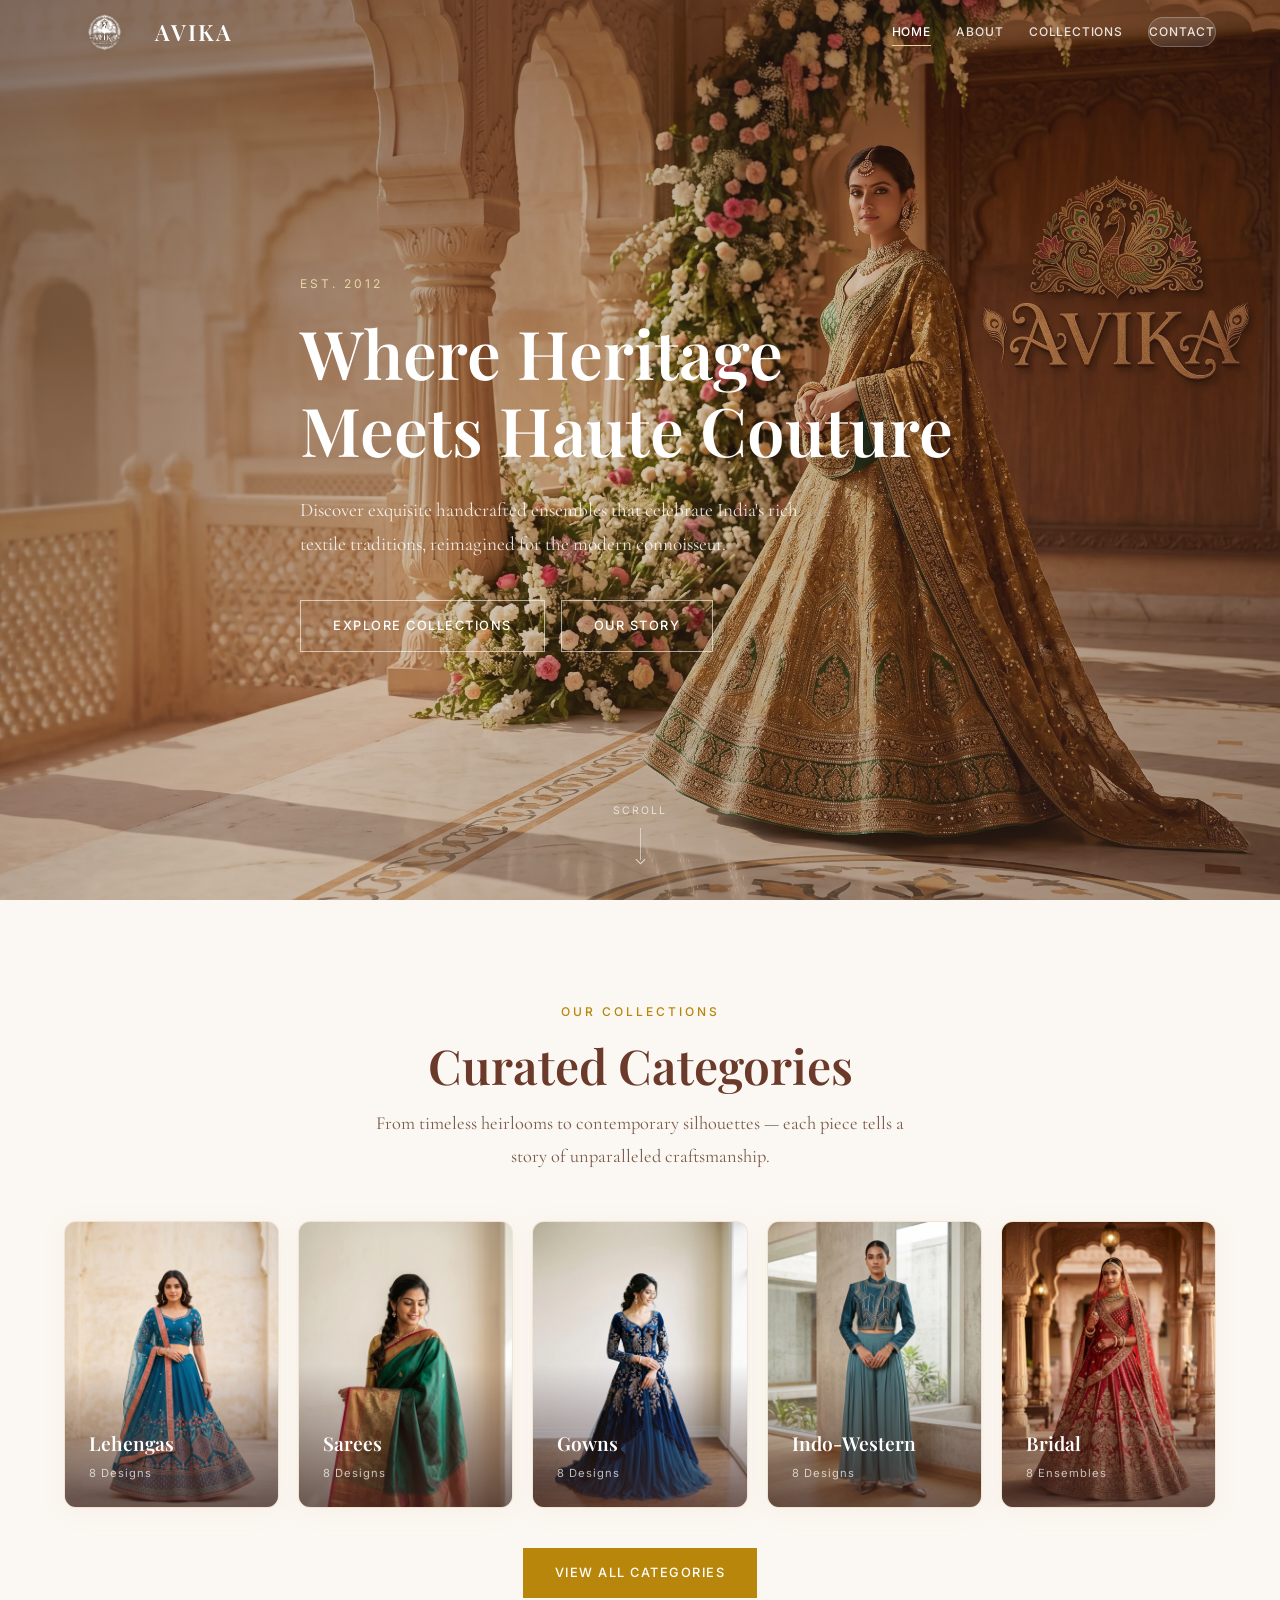
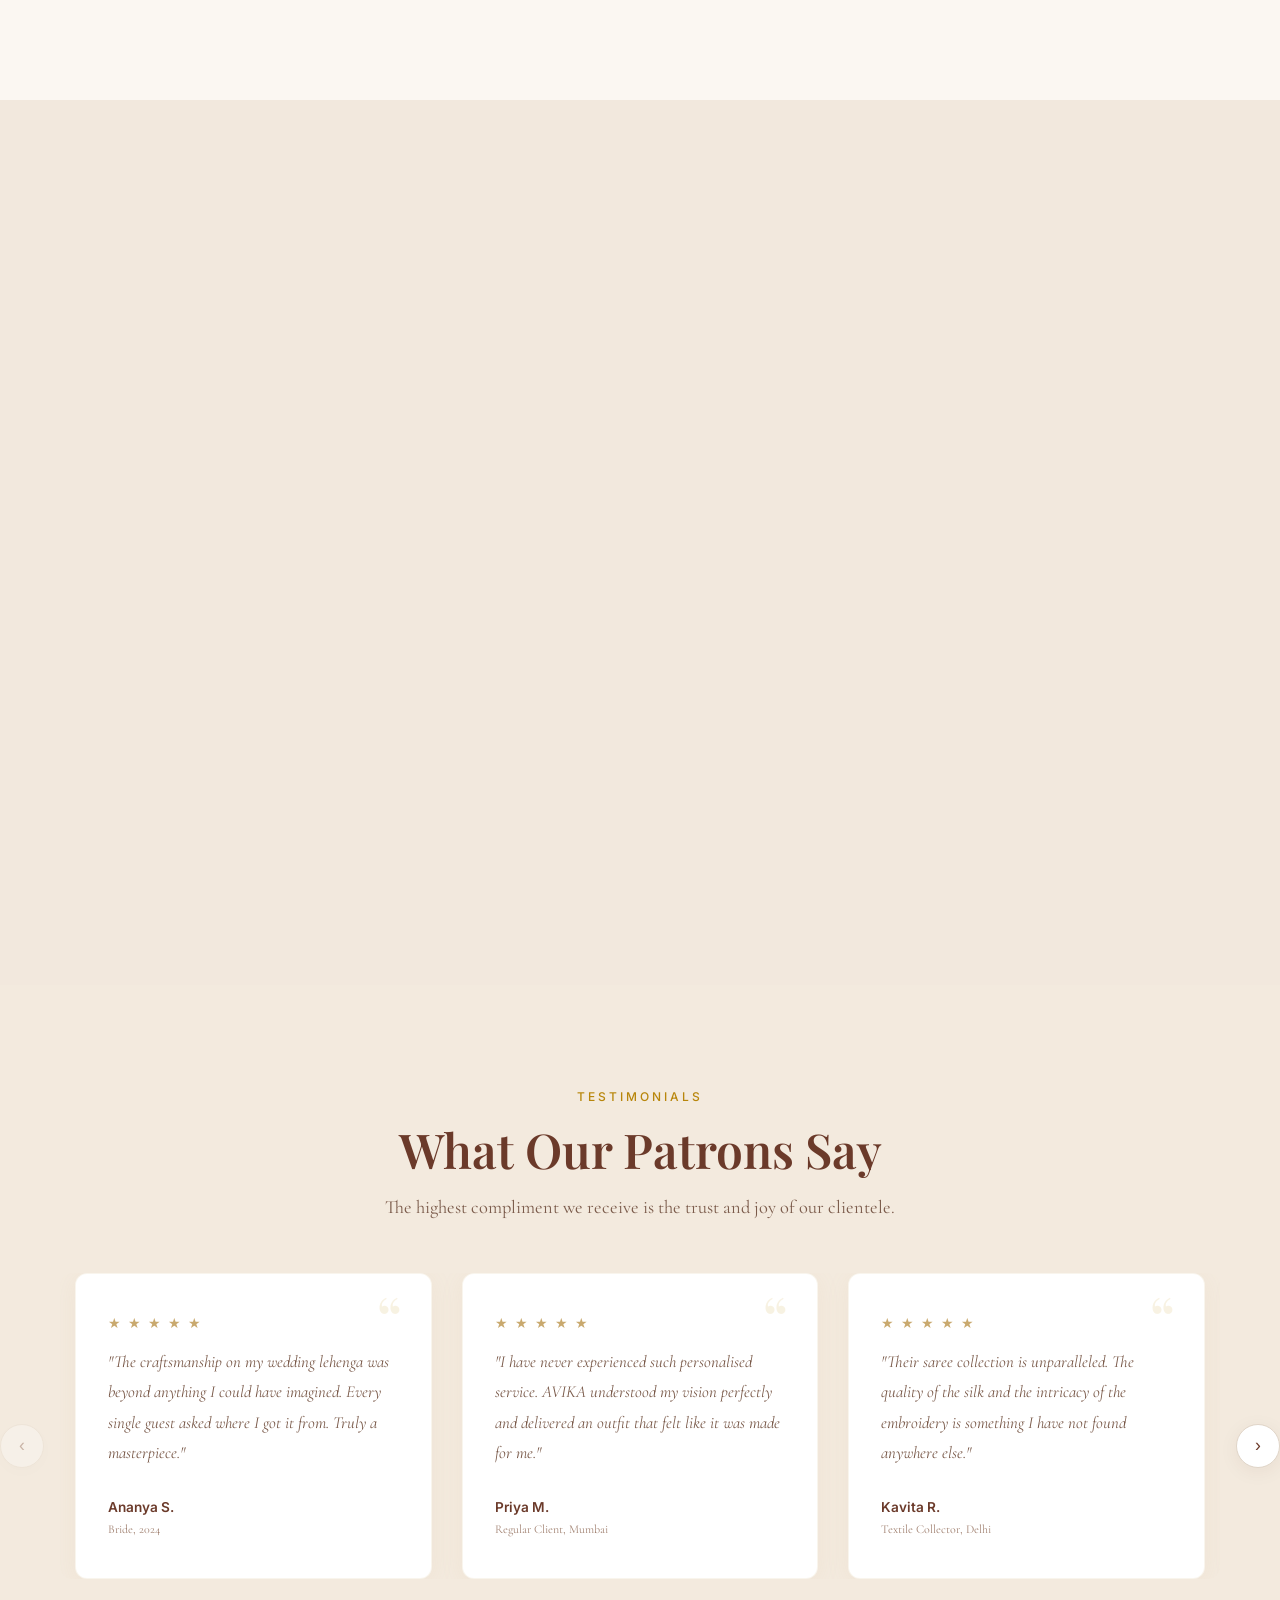
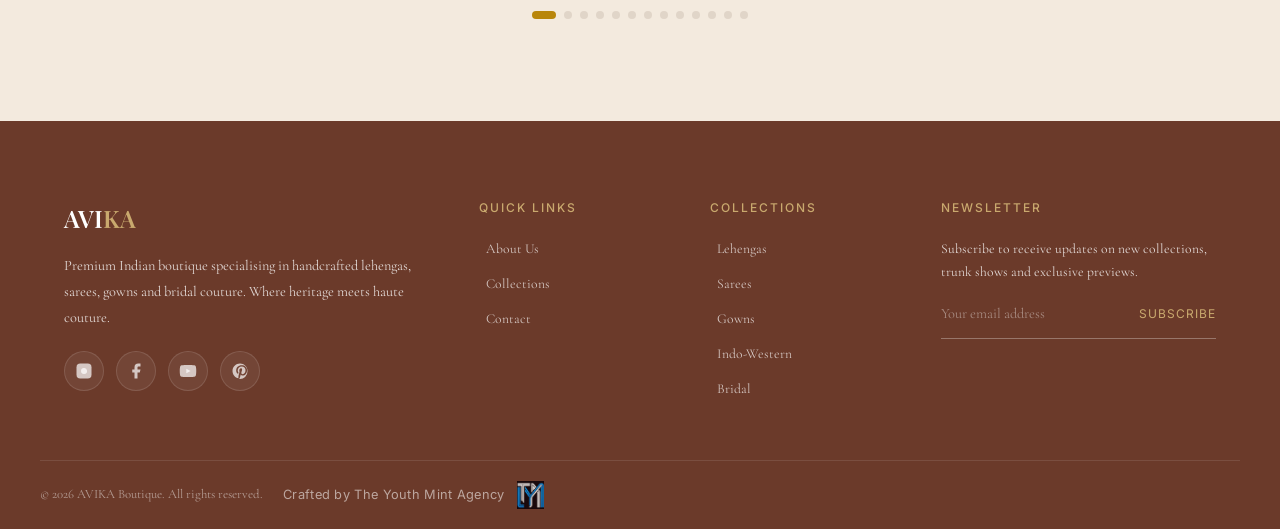
<file: index.html>
<!DOCTYPE html>
<html lang="en">
<head>
  <meta charset="UTF-8">
  <meta name="viewport" content="width=device-width, initial-scale=1.0">
  <meta name="description" content="AVIKA — Premium Indian Boutique. Exquisite lehengas, sarees, gowns and bridal wear crafted with heritage and elegance.">
  <title>AVIKA — Premium Indian Boutique</title>
  <link rel="preconnect" href="https://fonts.googleapis.com">
  <link rel="preconnect" href="https://fonts.gstatic.com" crossorigin>
  <link href="https://fonts.googleapis.com/css2?family=Playfair+Display:ital,wght@0,400;0,600;0,700;1,400&family=Cormorant+Garamond:ital,wght@0,400;0,500;0,600;1,400&family=Inter:wght@400;500;600&display=swap" rel="stylesheet">
  <link rel="stylesheet" href="css/style.css">
</head>
<body>

  <!-- ==================== HEADER ==================== -->
  <header class="header">
    <div class="container header-inner">
      <a href="index.html" class="logo">
        <img src="images/logo.webp" alt="AVIKA">
        <span class="logo-text">AVI<span>KA</span></span>
      </a>
      <nav class="nav">
        <a href="index.html" class="active">Home</a>
        <a href="about.html">About</a>
        <a href="categories.html">Collections</a>
        <a href="contact.html" class="nav-cta">Contact</a>
      </nav>
      <div class="nav-toggle">
        <span></span><span></span><span></span>
      </div>
    </div>
  </header>

  <!-- ==================== HERO ==================== -->
  <section class="hero">
    <div class="hero-bg">
      <img src="images/hero-banner.webp" alt="AVIKA Boutique">
    </div>
    <div class="container hero-content">
      <span class="hero-label">Est. 2012</span>
      <h1 class="hero-title">Where Heritage Meets Haute Couture</h1>
      <p class="hero-text">Discover exquisite handcrafted ensembles that celebrate India's rich textile traditions, reimagined for the modern connoisseur.</p>
      <div class="hero-actions">
        <a href="categories.html" class="btn btn-outline-light">Explore Collections</a>
        <a href="about.html" class="btn btn-outline-light">Our Story</a>
      </div>
    </div>
    <div class="hero-scroll">
      <span>Scroll</span>
      <div class="arrow"></div>
    </div>
  </section>

  <!-- ==================== CATEGORIES PREVIEW ==================== -->
  <section class="section">
    <div class="container text-center">
      <span class="section-label">Our Collections</span>
      <h2 class="section-title">Curated Categories</h2>
      <p class="section-subtitle">From timeless heirlooms to contemporary silhouettes — each piece tells a story of unparalleled craftsmanship.</p>
    </div>
    <div class="container categories-grid">
      <a href="lehengas.html" class="category-card fade-in">
        <img src="images/categories/lehenga.webp" alt="Lehengas">
        <div class="overlay">
          <span class="cat-name">Lehengas</span>
          <span class="cat-count">8 Designs</span>
        </div>
      </a>
      <a href="sarees.html" class="category-card fade-in">
        <img src="images/categories/saree.webp" alt="Sarees">
        <div class="overlay">
          <span class="cat-name">Sarees</span>
          <span class="cat-count">8 Designs</span>
        </div>
      </a>
      <a href="gowns.html" class="category-card fade-in">
        <img src="images/categories/gown.webp" alt="Gowns">
        <div class="overlay">
          <span class="cat-name">Gowns</span>
          <span class="cat-count">8 Designs</span>
        </div>
      </a>
      <a href="indo-western.html" class="category-card fade-in">
        <img src="images/categories/indo-western.webp" alt="Indo-Western">
        <div class="overlay">
          <span class="cat-name">Indo-Western</span>
          <span class="cat-count">8 Designs</span>
        </div>
      </a>
      <a href="bridal.html" class="category-card fade-in">
        <img src="images/categories/bridal.webp" alt="Bridal">
        <div class="overlay">
          <span class="cat-name">Bridal</span>
          <span class="cat-count">8 Ensembles</span>
        </div>
      </a>
    </div>
    <div class="container text-center" style="margin-top:40px;">
      <a href="categories.html" class="btn btn-primary">View All Categories</a>
    </div>
  </section>

  <!-- ==================== ABOUT PREVIEW ==================== -->
  <section class="section section-cream">
    <div class="container about-preview">
      <div class="about-image fade-in">
        <img src="images/about-image.webp" alt="About AVIKA">
        <div class="accent-frame"></div>
      </div>
      <div class="about-content fade-in">
        <span class="section-label">Our Story</span>
        <h2 class="section-title">A Legacy Woven in Gold</h2>
        <p class="about-text">For over a decade, AVIKA has been the destination for discerning women who seek more than just clothing — they seek artistry. Every ensemble in our atelier is a dialogue between age-old Indian craftsmanship and contemporary design sensibility.</p>
        <p class="about-text">Our master artisans work with the finest silks, hand-embroidered details, and heritage techniques passed down through generations, ensuring each piece is as unique as the woman who wears it.</p>
        <div class="signature">— Meera Rathore, Founder</div>
        <a href="about.html" class="btn btn-primary" style="margin-top:28px;">Read Our Story</a>
      </div>
    </div>
  </section>

  <!-- ==================== TESTIMONIALS CAROUSEL ==================== -->
  <section class="section testimonial-section">
    <div class="container text-center">
      <span class="section-label">Testimonials</span>
      <h2 class="section-title">What Our Patrons Say</h2>
      <p class="section-subtitle">The highest compliment we receive is the trust and joy of our clientele.</p>
    </div>

    <div class="testimonial-carousel">
      <button class="carousel-btn carousel-prev" aria-label="Previous">&lsaquo;</button>
      <button class="carousel-btn carousel-next" aria-label="Next">&rsaquo;</button>

      <div class="carousel-container">
        <div class="carousel-track">

          <div class="carousel-slide">
            <div class="testimonial-card">
              <div class="stars">&#9733; &#9733; &#9733; &#9733; &#9733;</div>
              <p class="quote">"The craftsmanship on my wedding lehenga was beyond anything I could have imagined. Every single guest asked where I got it from. Truly a masterpiece."</p>
              <div class="author">
                <div class="author-info"><div class="name">Ananya S.</div><div class="title">Bride, 2024</div></div>
              </div>
            </div>
          </div>

          <div class="carousel-slide">
            <div class="testimonial-card">
              <div class="stars">&#9733; &#9733; &#9733; &#9733; &#9733;</div>
              <p class="quote">"I have never experienced such personalised service. AVIKA understood my vision perfectly and delivered an outfit that felt like it was made for me."</p>
              <div class="author">
                <div class="author-info"><div class="name">Priya M.</div><div class="title">Regular Client, Mumbai</div></div>
              </div>
            </div>
          </div>

          <div class="carousel-slide">
            <div class="testimonial-card">
              <div class="stars">&#9733; &#9733; &#9733; &#9733; &#9733;</div>
              <p class="quote">"Their saree collection is unparalleled. The quality of the silk and the intricacy of the embroidery is something I have not found anywhere else."</p>
              <div class="author">
                <div class="author-info"><div class="name">Kavita R.</div><div class="title">Textile Collector, Delhi</div></div>
              </div>
            </div>
          </div>

          <div class="carousel-slide">
            <div class="testimonial-card">
              <div class="stars">&#9733; &#9733; &#9733; &#9733; &#9733;</div>
              <p class="quote">"I wore an AVIKA gown to my cousin's reception and felt like a movie star. The fit was impeccable and the beadwork caught the light beautifully."</p>
              <div class="author">
                <div class="author-info"><div class="name">Rhea K.</div><div class="title">Client, Bangalore</div></div>
              </div>
            </div>
          </div>

          <div class="carousel-slide">
            <div class="testimonial-card">
              <div class="stars">&#9733; &#9733; &#9733; &#9733; &#9733;</div>
              <p class="quote">"The entire bridal experience at AVIKA was seamless. The team walked with me every step of the way. My trousseau was nothing short of spectacular."</p>
              <div class="author">
                <div class="author-info"><div class="name">Neha V.</div><div class="title">Bride, 2025</div></div>
              </div>
            </div>
          </div>

          <div class="carousel-slide">
            <div class="testimonial-card">
              <div class="stars">&#9733; &#9733; &#9733; &#9733; &#9733;</div>
              <p class="quote">"AVIKA's virtual consultation service is a game-changer. I was able to design my entire wedding trousseau from overseas with complete confidence."</p>
              <div class="author">
                <div class="author-info"><div class="name">Isha T.</div><div class="title">Client, New York</div></div>
              </div>
            </div>
          </div>

          <div class="carousel-slide">
            <div class="testimonial-card">
              <div class="stars">&#9733; &#9733; &#9733; &#9733; &#9733;</div>
              <p class="quote">"I have been a loyal client for five years now. Every piece I own from AVIKA is a conversation starter. The quality never ceases to amaze me."</p>
              <div class="author">
                <div class="author-info"><div class="name">Shruti P.</div><div class="title">Loyal Patron, Jaipur</div></div>
              </div>
            </div>
          </div>

          <div class="carousel-slide">
            <div class="testimonial-card">
              <div class="stars">&#9733; &#9733; &#9733; &#9733; &#9733;</div>
              <p class="quote">"The attention to detail in every stitch is remarkable. You can feel the love and care that goes into each garment. Truly a world-class atelier."</p>
              <div class="author">
                <div class="author-info"><div class="name">Deepa K.</div><div class="title">Fashion Stylist</div></div>
              </div>
            </div>
          </div>

          <div class="carousel-slide">
            <div class="testimonial-card">
              <div class="stars">&#9733; &#9733; &#9733; &#9733; &#9733;</div>
              <p class="quote">"I had a very specific vision for my engagement outfit and the AVIKA team brought it to life perfectly. The custom embroidery was exactly what I dreamed of."</p>
              <div class="author">
                <div class="author-info"><div class="name">Megha S.</div><div class="title">Client, Pune</div></div>
              </div>
            </div>
          </div>

          <div class="carousel-slide">
            <div class="testimonial-card">
              <div class="stars">&#9733; &#9733; &#9733; &#9733; &#9733;</div>
              <p class="quote">"What sets AVIKA apart is their commitment to authentic Indian craftsmanship. Every saree I have purchased comes with a story of the weaver and the region."</p>
              <div class="author">
                <div class="author-info"><div class="name">Aditi R.</div><div class="title">Textile Enthusiast</div></div>
              </div>
            </div>
          </div>

          <div class="carousel-slide">
            <div class="testimonial-card">
              <div class="stars">&#9733; &#9733; &#9733; &#9733; &#9733;</div>
              <p class="quote">"The personalised styling session was incredible. They helped me choose colours and silhouettes that I would never have considered, and the result was stunning."</p>
              <div class="author">
                <div class="author-info"><div class="name">Nandini G.</div><div class="title">Client, Hyderabad</div></div>
              </div>
            </div>
          </div>

          <div class="carousel-slide">
            <div class="testimonial-card">
              <div class="stars">&#9733; &#9733; &#9733; &#9733; &#9733;</div>
              <p class="quote">"I have never felt more beautiful than on my wedding day, wearing my AVIKA lehenga. It was comfortable, light, and yet incredibly grand. Pure magic."</p>
              <div class="author">
                <div class="author-info"><div class="name">Tara M.</div><div class="title">Bride, 2025</div></div>
              </div>
            </div>
          </div>

          <div class="carousel-slide">
            <div class="testimonial-card">
              <div class="stars">&#9733; &#9733; &#9733; &#9733; &#9733;</div>
              <p class="quote">"The Indo-Western set I ordered for my sangeet was an absolute showstopper. The fusion of traditional embroidery with a modern cut was perfection."</p>
              <div class="author">
                <div class="author-info"><div class="name">Zara K.</div><div class="title">Client, Ahmedabad</div></div>
              </div>
            </div>
          </div>

          <div class="carousel-slide">
            <div class="testimonial-card">
              <div class="stars">&#9733; &#9733; &#9733; &#9733; &#9733;</div>
              <p class="quote">"The moment you step into the AVIKA atelier, you feel the warmth and passion. This is not just a boutique — it is a celebration of Indian culture and elegance."</p>
              <div class="author">
                <div class="author-info"><div class="name">Radhika J.</div><div class="title">Client, Jaipur</div></div>
              </div>
            </div>
          </div>

          <div class="carousel-slide">
            <div class="testimonial-card">
              <div class="stars">&#9733; &#9733; &#9733; &#9733; &#9733;</div>
              <p class="quote">"From the fabric selection to the final fitting, the entire journey was seamless and joyous. AVIKA made me feel like the most special bride in the world."</p>
              <div class="author">
                <div class="author-info"><div class="name">Sanya W.</div><div class="title">Bride, 2026</div></div>
              </div>
            </div>
          </div>

        </div>
      </div>

      <div class="carousel-dots"></div>
    </div>
  </section>

  <!-- ==================== FOOTER ==================== -->
  <footer class="footer">
    <div class="container footer-grid">
      <div class="footer-brand">
        <div class="footer-logo">AVI<span>KA</span></div>
        <p>Premium Indian boutique specialising in handcrafted lehengas, sarees, gowns and bridal couture. Where heritage meets haute couture.</p>
        <div style="display:flex;gap:12px;flex-wrap:wrap;">
          <a href="#" class="soc-link" aria-label="Instagram">
            <svg viewBox="0 0 24 24"><rect x="2" y="2" width="20" height="20" rx="5" ry="5"/><path d="M16 11.37A4 4 0 1 1 12.63 8 4 4 0 0 1 16 11.37z"/><line x1="17.5" y1="6.5" x2="17.51" y2="6.5"/></svg>
          </a>
          <a href="#" class="soc-link" aria-label="Facebook">
            <svg viewBox="0 0 24 24"><path d="M18 2h-3a5 5 0 0 0-5 5v3H7v4h3v8h4v-8h3l1-4h-4V7a1 1 0 0 1 1-1h3z"/></svg>
          </a>
          <a href="#" class="soc-link" aria-label="YouTube">
            <svg viewBox="0 0 24 24"><path d="M22.54 6.42a2.78 2.78 0 0 0-1.94-2C18.88 4 12 4 12 4s-6.88 0-8.6.46a2.78 2.78 0 0 0-1.94 2A29 29 0 0 0 1 12a29 29 0 0 0 .46 5.58 2.78 2.78 0 0 0 1.94 2C5.12 20 12 20 12 20s6.88 0 8.6-.46a2.78 2.78 0 0 0 1.94-2A29 29 0 0 0 23 12a29 29 0 0 0-.46-5.58z"/><polygon points="9.75 15.02 15.5 12 9.75 8.98 9.75 15.02"/></svg>
          </a>
          <a href="#" class="soc-link" aria-label="Pinterest">
            <svg viewBox="0 0 24 24"><path d="M12 2C6.48 2 2 6.48 2 12c0 4.84 3.44 8.87 8 9.8-.11-.87-.2-2.2.04-3.15.22-.87 1.4-5.56 1.4-5.56s-.36-.72-.36-1.78c0-1.67.97-2.92 2.18-2.92 1.03 0 1.53.77 1.53 1.7 0 1.04-.66 2.58-1 4.02-.3 1.2.6 2.18 1.78 2.18 2.14 0 3.78-2.25 3.78-5.5 0-2.87-2.06-4.88-5-4.88-3.4 0-5.4 2.55-5.4 5.2 0 1.03.4 2.14.9 2.74.1.12.1.23.07.36l-.33 1.36c-.05.2-.17.25-.38.15-1.42-.66-2.3-2.73-2.3-4.4 0-3.58 2.6-6.88 7.52-6.88 3.95 0 7.02 2.82 7.02 6.58 0 3.93-2.48 7.1-5.92 7.1-1.16 0-2.24-.6-2.62-1.3l-.71 2.7c-.26.98-.96 2.2-1.43 2.95A10 10 0 0 0 22 12c0-5.52-4.48-10-10-10z"/></svg>
          </a>
        </div>
      </div>
      <div>
        <div class="footer-heading">Quick Links</div>
        <div class="footer-links">
          <a href="about.html">About Us</a>
          <a href="categories.html">Collections</a>
          <a href="contact.html">Contact</a>
        </div>
      </div>
      <div>
        <div class="footer-heading">Collections</div>
        <div class="footer-links">
          <a href="lehengas.html">Lehengas</a>
          <a href="sarees.html">Sarees</a>
          <a href="gowns.html">Gowns</a>
          <a href="indo-western.html">Indo-Western</a>
          <a href="bridal.html">Bridal</a>
        </div>
      </div>
      <div class="footer-newsletter">
        <div class="footer-heading">Newsletter</div>
        <p>Subscribe to receive updates on new collections, trunk shows and exclusive previews.</p>
        <form class="newsletter-form">
          <input type="email" placeholder="Your email address" required>
          <button type="submit">Subscribe</button>
        </form>
      </div>
    </div>
    <div class="container footer-bottom">
      <div class="footer-bottom-inner">
        <span>&copy; 2026 AVIKA Boutique. All rights reserved.</span>
        <a href="#" class="agency-credit">
          <span>Crafted by The Youth Mint Agency</span>
          <img src="images/agency/tym-agency-logo.webp" alt="The Youth Mint">
        </a>
      </div>
    </div>
  </footer>

  <button class="back-to-top" aria-label="Back to top">&#8593;</button>
  <script src="js/main.js"></script>
</body>
</html>
</file>
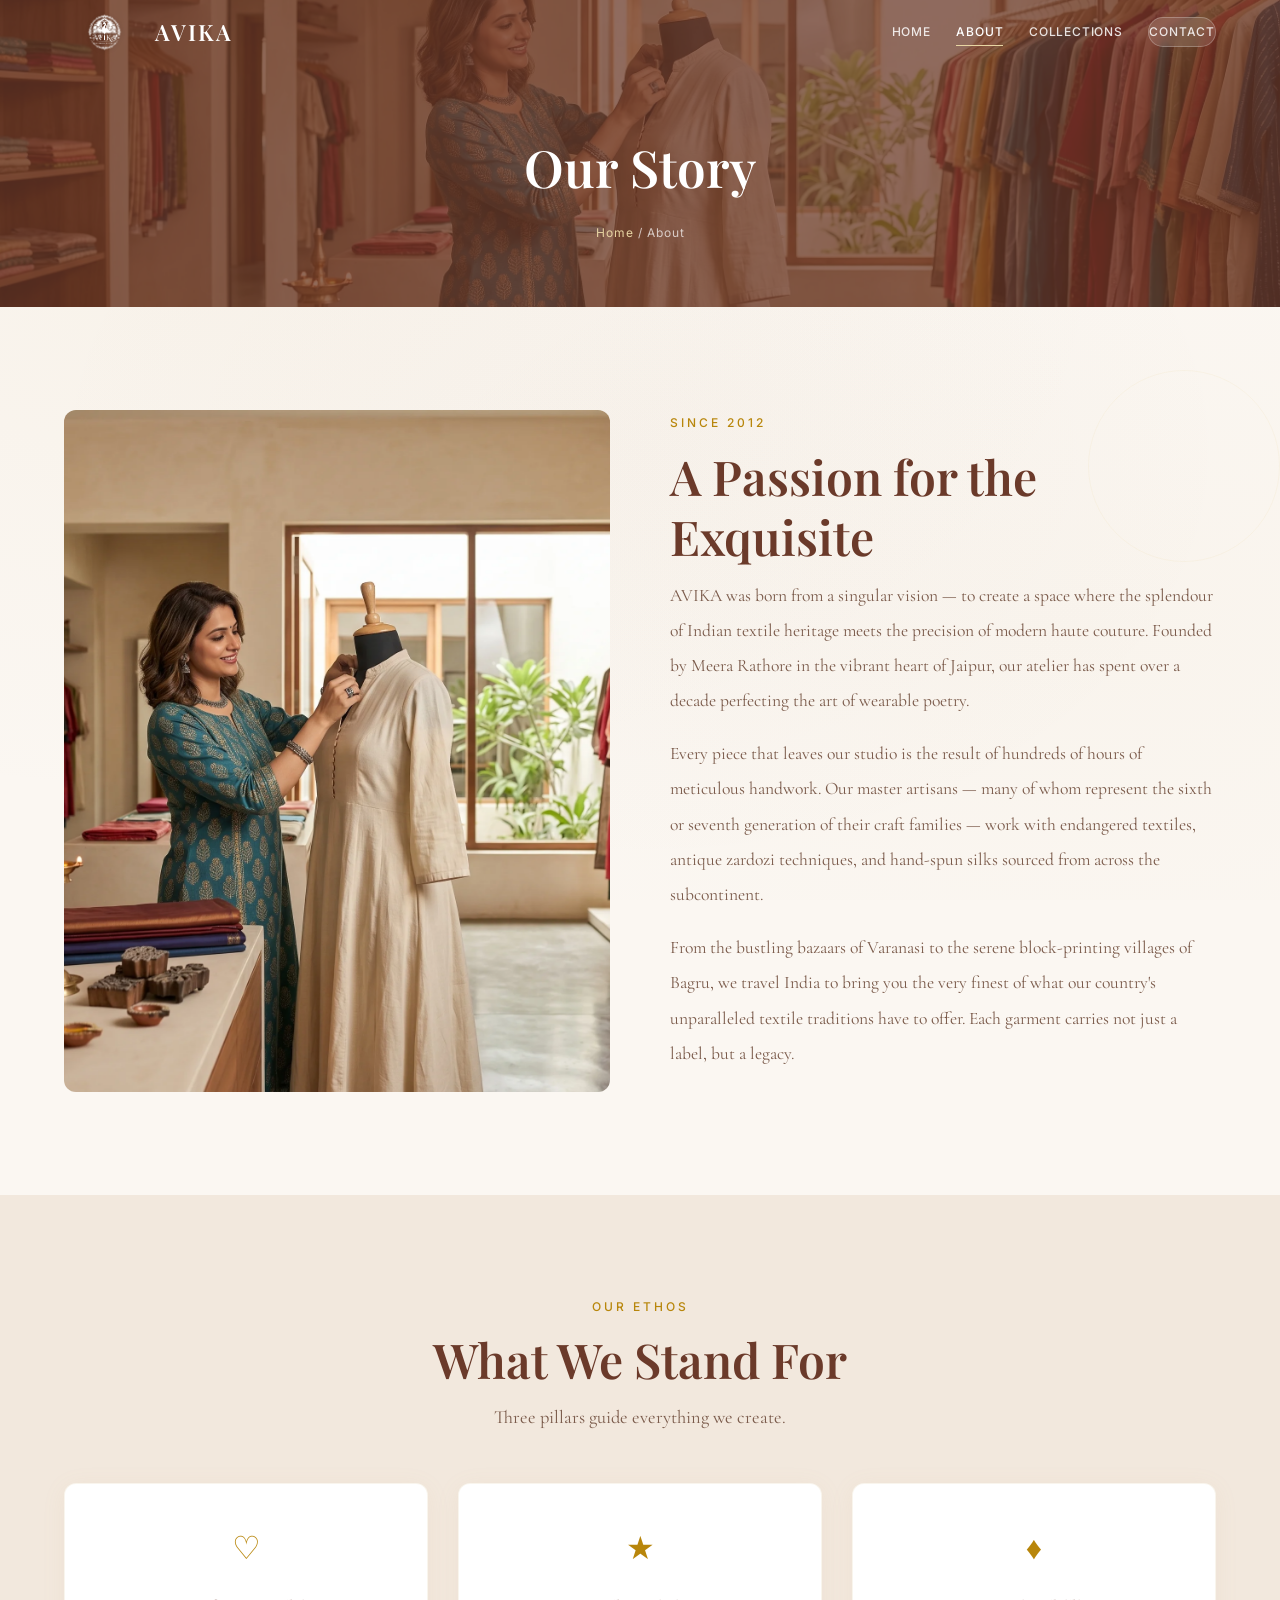
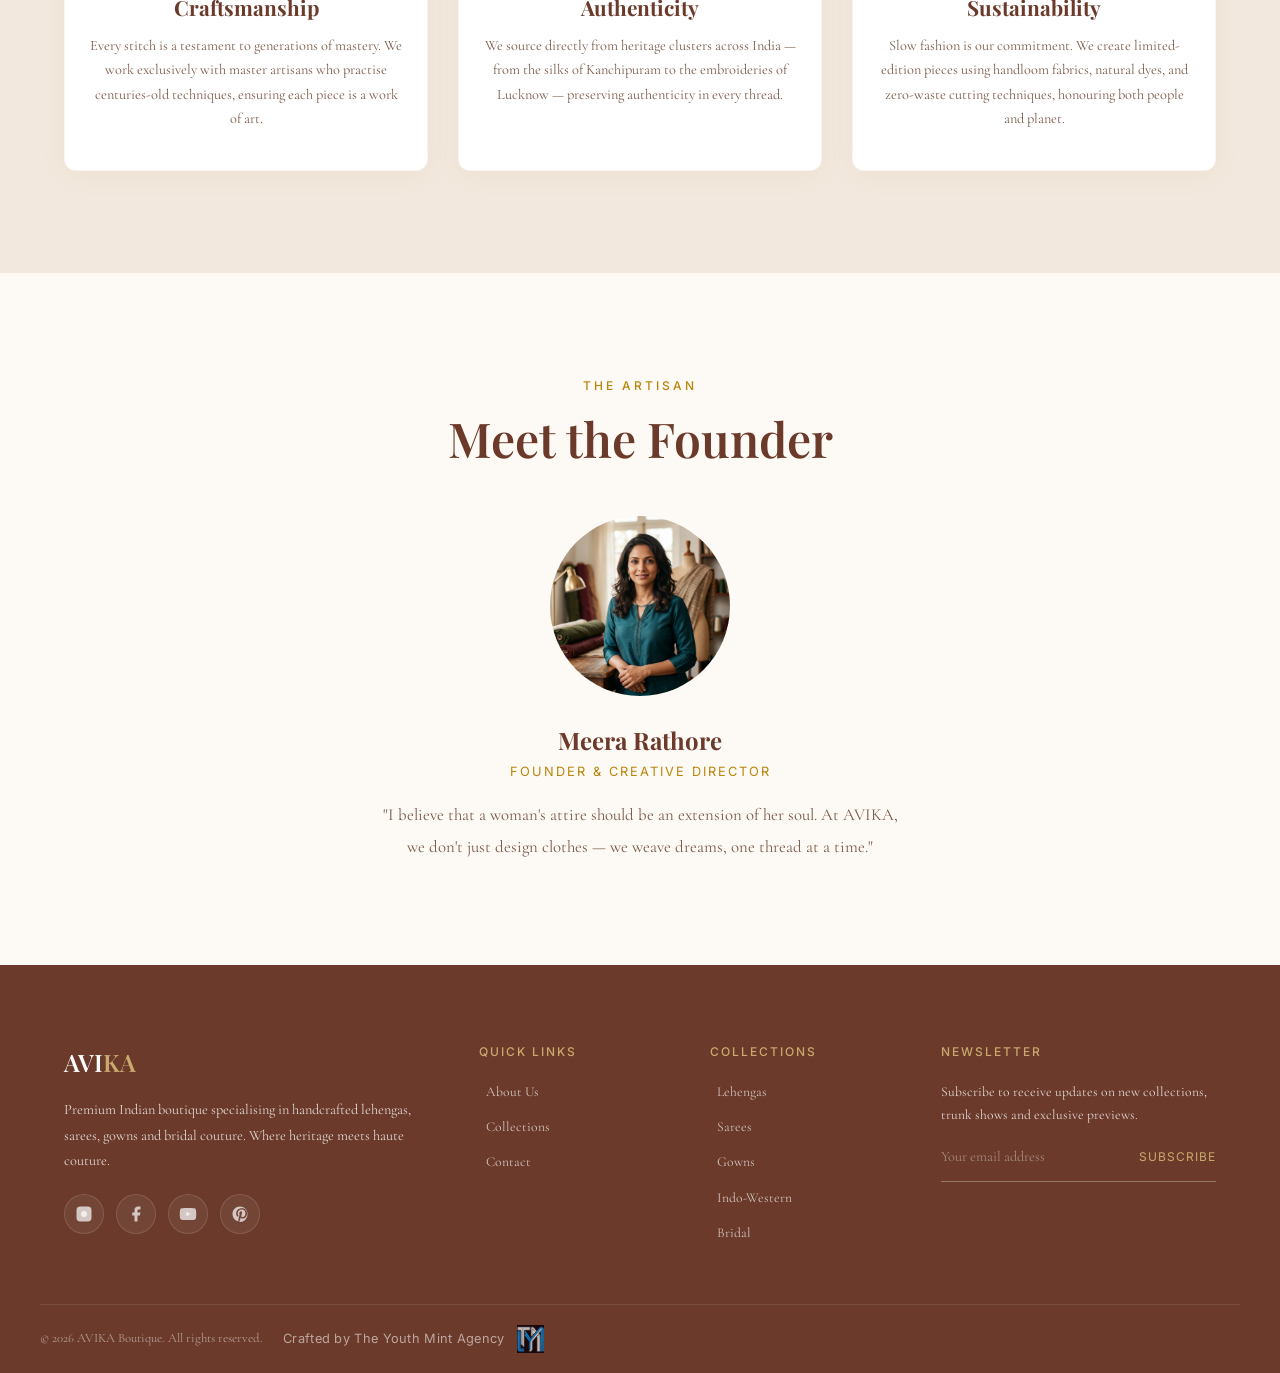
<file: about.html>
<!DOCTYPE html>
<html lang="en">
<head>
  <meta charset="UTF-8">
  <meta name="viewport" content="width=device-width, initial-scale=1.0">
  <meta name="description" content="Learn the story of AVIKA — a premium Indian boutique rooted in heritage, craftsmanship, and timeless elegance.">
  <title>About Us — AVIKA Boutique</title>
  <link rel="preconnect" href="https://fonts.googleapis.com">
  <link rel="preconnect" href="https://fonts.gstatic.com" crossorigin>
  <link href="https://fonts.googleapis.com/css2?family=Playfair+Display:ital,wght@0,400;0,600;0,700;1,400&family=Cormorant+Garamond:ital,wght@0,400;0,500;0,600;1,400&family=Inter:wght@400;500;600&display=swap" rel="stylesheet">
  <link rel="stylesheet" href="css/style.css">
</head>
<body>

  <header class="header">
    <div class="container header-inner">
      <a href="index.html" class="logo">
        <img src="images/logo.webp" alt="AVIKA">
        <span class="logo-text">AVI<span>KA</span></span>
      </a>
      <nav class="nav">
        <a href="index.html">Home</a>
        <a href="about.html" class="active">About</a>
        <a href="categories.html">Collections</a>
        <a href="contact.html" class="nav-cta">Contact</a>
      </nav>
      <div class="nav-toggle">
        <span></span><span></span><span></span>
      </div>
    </div>
  </header>

  <section class="page-banner">
    <div class="page-banner-bg">
      <img src="images/about-us.webp" alt="About AVIKA">
    </div>
    <div class="container page-banner-content">
      <h1 class="page-title">Our Story</h1>
      <p class="breadcrumb"><a href="index.html">Home</a> / About</p>
    </div>
  </section>

  <section class="section">
    <div class="container about-story">
      <div class="about-story-image fade-in">
        <img src="images/about-us.webp" alt="AVIKA Atelier">
      </div>
      <div class="story-content fade-in">
        <span class="section-label">Since 2012</span>
        <h2 class="section-title">A Passion for the Exquisite</h2>
        <p class="story-text">AVIKA was born from a singular vision — to create a space where the splendour of Indian textile heritage meets the precision of modern haute couture. Founded by Meera Rathore in the vibrant heart of Jaipur, our atelier has spent over a decade perfecting the art of wearable poetry.</p>
        <p class="story-text">Every piece that leaves our studio is the result of hundreds of hours of meticulous handwork. Our master artisans — many of whom represent the sixth or seventh generation of their craft families — work with endangered textiles, antique zardozi techniques, and hand-spun silks sourced from across the subcontinent.</p>
        <p class="story-text">From the bustling bazaars of Varanasi to the serene block-printing villages of Bagru, we travel India to bring you the very finest of what our country's unparalleled textile traditions have to offer. Each garment carries not just a label, but a legacy.</p>
      </div>
    </div>
  </section>

  <section class="section section-cream">
    <div class="container text-center">
      <span class="section-label">Our Ethos</span>
      <h2 class="section-title">What We Stand For</h2>
      <p class="section-subtitle">Three pillars guide everything we create.</p>
    </div>
    <div class="container values-grid">
      <div class="value-card fade-in">
        <div class="value-icon">&#9825;</div>
        <h3 class="value-title">Craftsmanship</h3>
        <p class="value-text">Every stitch is a testament to generations of mastery. We work exclusively with master artisans who practise centuries-old techniques, ensuring each piece is a work of art.</p>
      </div>
      <div class="value-card fade-in">
        <div class="value-icon">&#9733;</div>
        <h3 class="value-title">Authenticity</h3>
        <p class="value-text">We source directly from heritage clusters across India — from the silks of Kanchipuram to the embroideries of Lucknow — preserving authenticity in every thread.</p>
      </div>
      <div class="value-card fade-in">
        <div class="value-icon">&#9830;</div>
        <h3 class="value-title">Sustainability</h3>
        <p class="value-text">Slow fashion is our commitment. We create limited-edition pieces using handloom fabrics, natural dyes, and zero-waste cutting techniques, honouring both people and planet.</p>
      </div>
    </div>
  </section>

  <section class="section section-ivory text-center">
    <div class="container">
      <span class="section-label">The Artisan</span>
      <h2 class="section-title">Meet the Founder</h2>
      <div style="max-width:600px;margin:48px auto 0;">
        <img src="images/team/founder.webp" alt="Meera Rathore" class="founder-img">
        <h3 style="font-family:var(--font-heading);font-size:1.5rem;color:var(--color-secondary);">Meera Rathore</h3>
        <p style="color:var(--color-primary);font-family:var(--font-nav);font-size:0.8rem;letter-spacing:2px;text-transform:uppercase;margin-bottom:16px;">Founder & Creative Director</p>
        <p style="color:var(--color-text-light);font-size:1.05rem;line-height:1.9;max-width:520px;margin:0 auto;">"I believe that a woman's attire should be an extension of her soul. At AVIKA, we don't just design clothes — we weave dreams, one thread at a time."</p>
      </div>
    </div>
  </section>

  <footer class="footer">
    <div class="container footer-grid">
      <div class="footer-brand">
        <div class="footer-logo">AVI<span>KA</span></div>
        <p>Premium Indian boutique specialising in handcrafted lehengas, sarees, gowns and bridal couture. Where heritage meets haute couture.</p>
        <div style="display:flex;gap:12px;flex-wrap:wrap;">
          <a href="#" class="soc-link" aria-label="Instagram"><svg viewBox="0 0 24 24"><rect x="2" y="2" width="20" height="20" rx="5" ry="5"/><path d="M16 11.37A4 4 0 1 1 12.63 8 4 4 0 0 1 16 11.37z"/><line x1="17.5" y1="6.5" x2="17.51" y2="6.5"/></svg></a>
          <a href="#" class="soc-link" aria-label="Facebook"><svg viewBox="0 0 24 24"><path d="M18 2h-3a5 5 0 0 0-5 5v3H7v4h3v8h4v-8h3l1-4h-4V7a1 1 0 0 1 1-1h3z"/></svg></a>
          <a href="#" class="soc-link" aria-label="YouTube"><svg viewBox="0 0 24 24"><path d="M22.54 6.42a2.78 2.78 0 0 0-1.94-2C18.88 4 12 4 12 4s-6.88 0-8.6.46a2.78 2.78 0 0 0-1.94 2A29 29 0 0 0 1 12a29 29 0 0 0 .46 5.58 2.78 2.78 0 0 0 1.94 2C5.12 20 12 20 12 20s6.88 0 8.6-.46a2.78 2.78 0 0 0 1.94-2A29 29 0 0 0 23 12a29 29 0 0 0-.46-5.58z"/><polygon points="9.75 15.02 15.5 12 9.75 8.98 9.75 15.02"/></svg></a>
          <a href="#" class="soc-link" aria-label="Pinterest"><svg viewBox="0 0 24 24"><path d="M12 2C6.48 2 2 6.48 2 12c0 4.84 3.44 8.87 8 9.8-.11-.87-.2-2.2.04-3.15.22-.87 1.4-5.56 1.4-5.56s-.36-.72-.36-1.78c0-1.67.97-2.92 2.18-2.92 1.03 0 1.53.77 1.53 1.7 0 1.04-.66 2.58-1 4.02-.3 1.2.6 2.18 1.78 2.18 2.14 0 3.78-2.25 3.78-5.5 0-2.87-2.06-4.88-5-4.88-3.4 0-5.4 2.55-5.4 5.2 0 1.03.4 2.14.9 2.74.1.12.1.23.07.36l-.33 1.36c-.05.2-.17.25-.38.15-1.42-.66-2.3-2.73-2.3-4.4 0-3.58 2.6-6.88 7.52-6.88 3.95 0 7.02 2.82 7.02 6.58 0 3.93-2.48 7.1-5.92 7.1-1.16 0-2.24-.6-2.62-1.3l-.71 2.7c-.26.98-.96 2.2-1.43 2.95A10 10 0 0 0 22 12c0-5.52-4.48-10-10-10z"/></svg></a>
        </div>
      </div>
      <div>
        <div class="footer-heading">Quick Links</div>
        <div class="footer-links">
          <a href="about.html">About Us</a>
          <a href="categories.html">Collections</a>
          <a href="contact.html">Contact</a>
        </div>
      </div>
      <div>
        <div class="footer-heading">Collections</div>
        <div class="footer-links">
          <a href="lehengas.html">Lehengas</a>
          <a href="sarees.html">Sarees</a>
          <a href="gowns.html">Gowns</a>
          <a href="indo-western.html">Indo-Western</a>
          <a href="bridal.html">Bridal</a>
        </div>
      </div>
      <div class="footer-newsletter">
        <div class="footer-heading">Newsletter</div>
        <p>Subscribe to receive updates on new collections, trunk shows and exclusive previews.</p>
        <form class="newsletter-form">
          <input type="email" placeholder="Your email address" required>
          <button type="submit">Subscribe</button>
        </form>
      </div>
    </div>
    <div class="container footer-bottom">
      <div class="footer-bottom-inner">
        <span>&copy; 2026 AVIKA Boutique. All rights reserved.</span>
        <a href="#" class="agency-credit">
          <span>Crafted by The Youth Mint Agency</span>
          <img src="images/agency/tym-agency-logo.webp" alt="The Youth Mint">
        </a>
      </div>
    </div>
  </footer>

  <button class="back-to-top" aria-label="Back to top">&#8593;</button>
  <script src="js/main.js"></script>
</body>
</html>
</file>
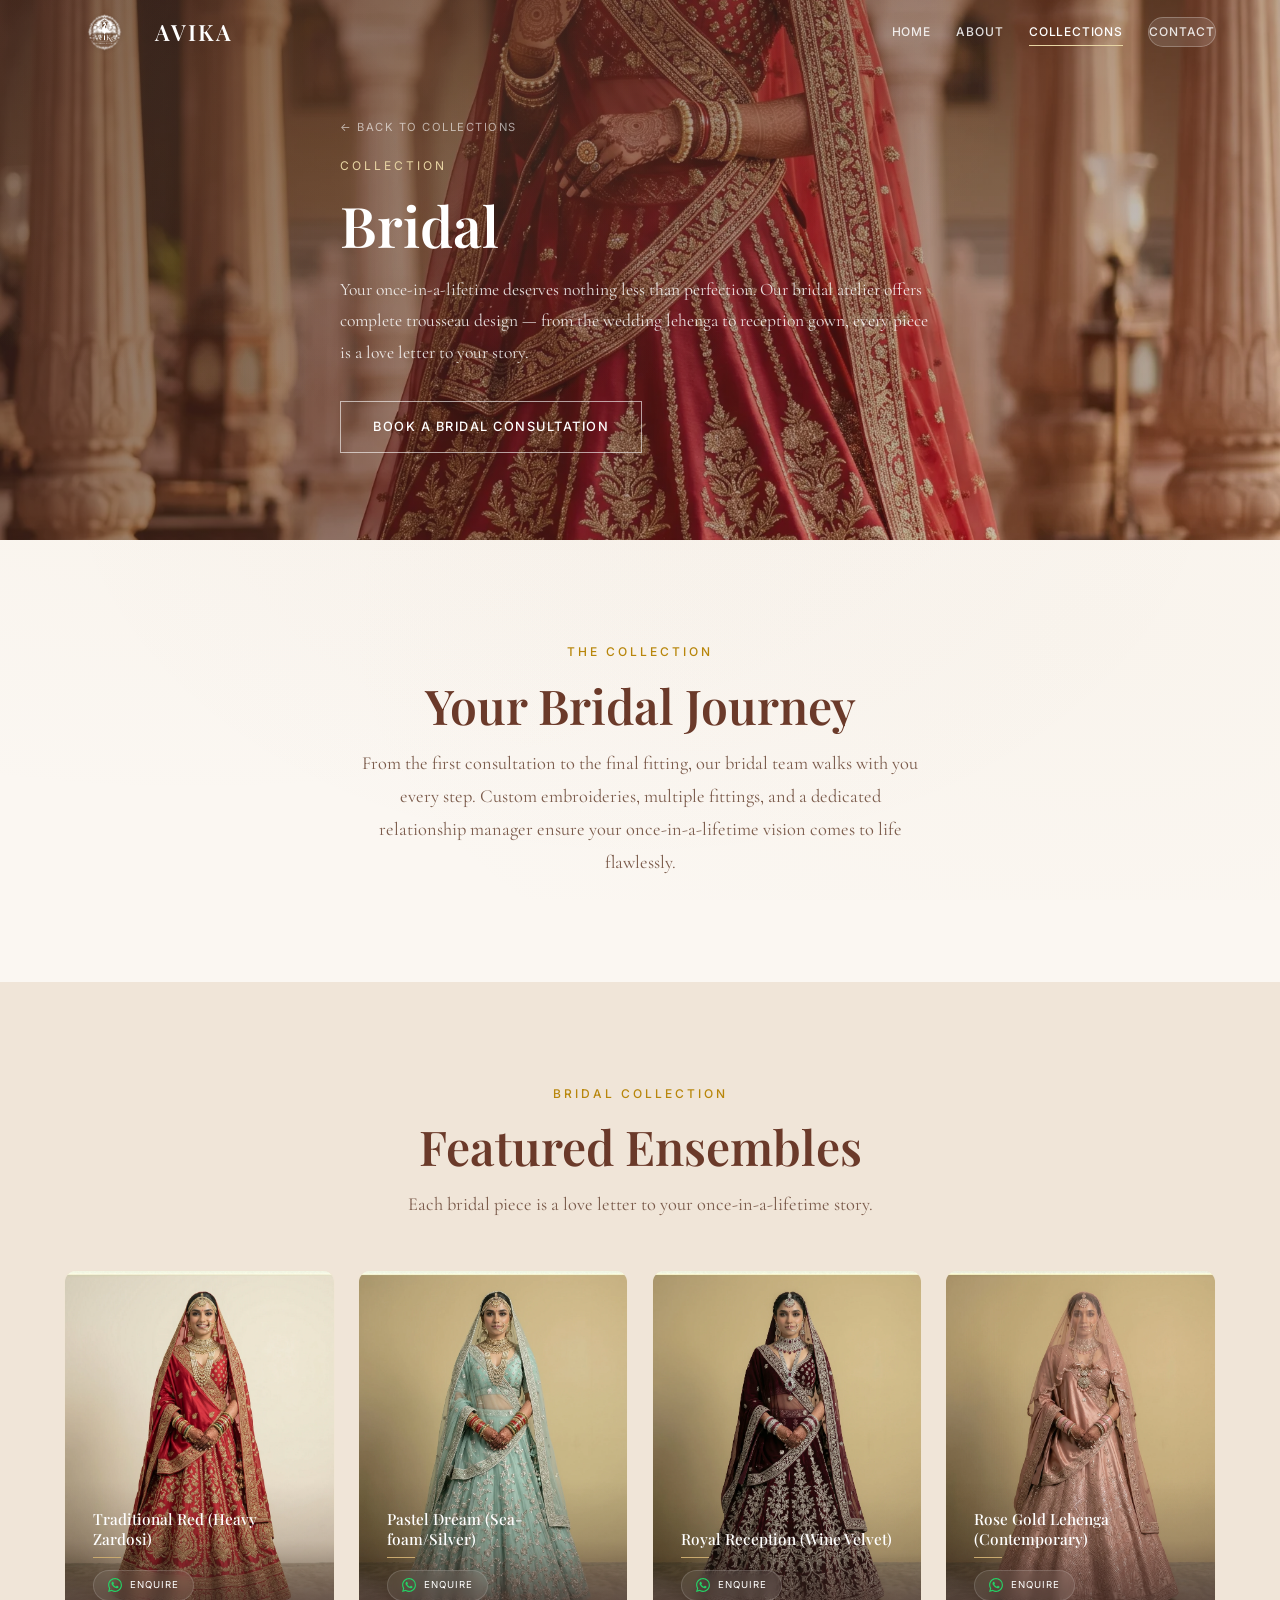
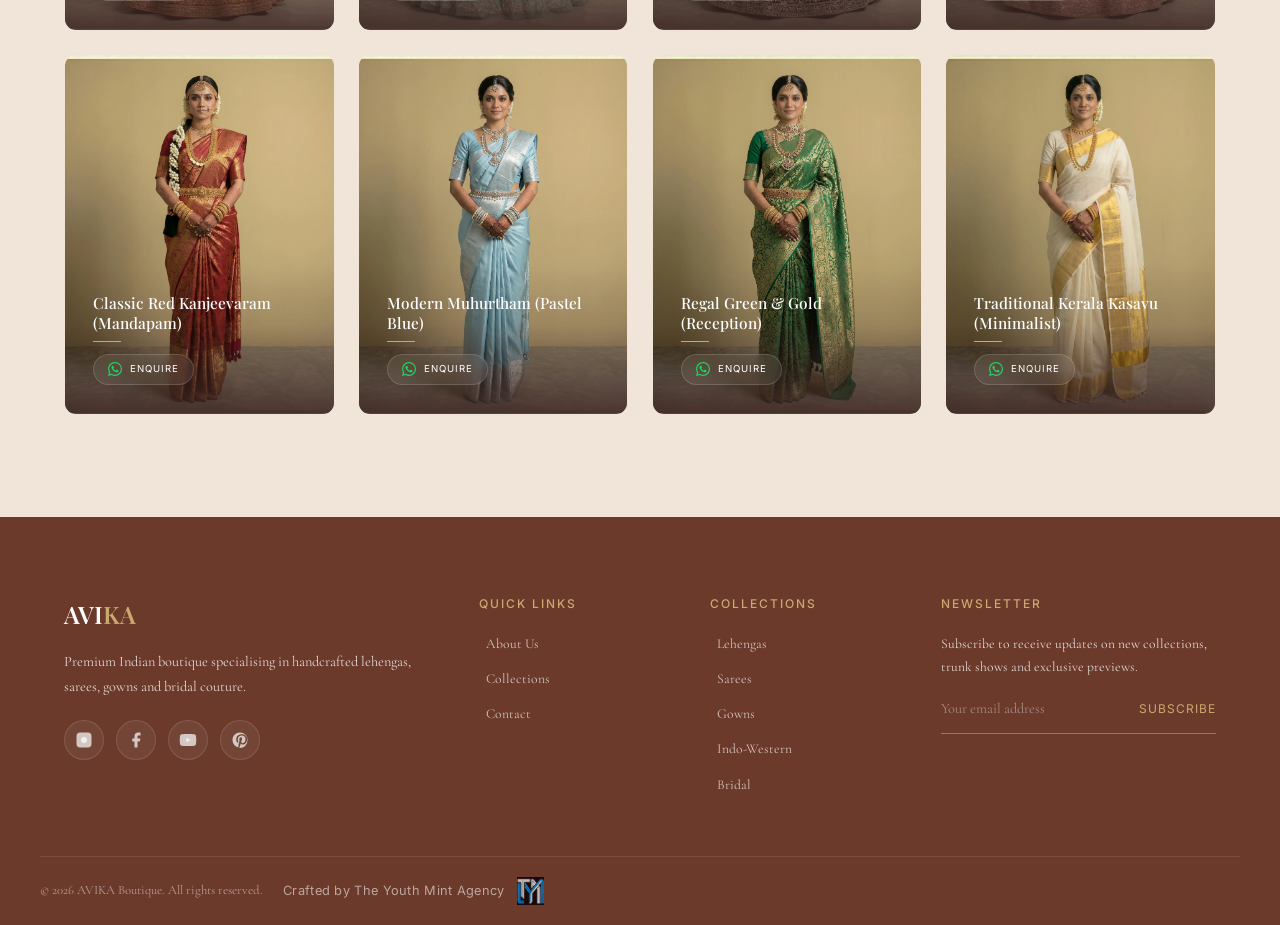
<file: bridal.html>
<!DOCTYPE html>
<html lang="en">
<head>
  <meta charset="UTF-8">
  <meta name="viewport" content="width=device-width, initial-scale=1.0">
  <title>Bridal Collection — AVIKA Boutique</title>
  <link rel="preconnect" href="https://fonts.googleapis.com">
  <link rel="preconnect" href="https://fonts.gstatic.com" crossorigin>
  <link href="https://fonts.googleapis.com/css2?family=Playfair+Display:ital,wght@0,400;0,600;0,700;1,400&family=Cormorant+Garamond:ital,wght@0,400;0,500;0,600;1,400&family=Inter:wght@400;500;600&display=swap" rel="stylesheet">
  <link rel="stylesheet" href="css/style.css">
</head>
<body>
  <header class="header">
    <div class="container header-inner">
      <a href="index.html" class="logo">
        <img src="images/logo.webp" alt="AVIKA"><span class="logo-text">AVI<span>KA</span></span>
      </a>
      <nav class="nav">
        <a href="index.html">Home</a>
        <a href="about.html">About</a>
        <a href="categories.html" class="active">Collections</a>
        <a href="contact.html" class="nav-cta">Contact</a>
      </nav>
      <div class="nav-toggle"><span></span><span></span><span></span></div>
    </div>
  </header>

  <section class="category-hero">
    <div class="category-hero-bg">
      <img src="images/categories/bridal.webp" alt="Bridal Collection">
    </div>
    <div class="container category-hero-content">
      <div class="back-nav"><a href="categories.html" class="back-link">&#8592; Back to Collections</a></div>
      <span class="cat-label">Collection</span>
      <h1 class="cat-title">Bridal</h1>
      <p class="cat-description">Your once-in-a-lifetime deserves nothing less than perfection. Our bridal atelier offers complete trousseau design — from the wedding lehenga to reception gown, every piece is a love letter to your story.</p>
      <a href="contact.html" class="btn btn-outline-light">Book a Bridal Consultation</a>
    </div>
  </section>

  <section class="section">
    <div class="container text-center">
      <span class="section-label">The Collection</span>
      <h2 class="section-title">Your Bridal Journey</h2>
      <p class="section-subtitle" style="text-align:center;margin:0 auto;">From the first consultation to the final fitting, our bridal team walks with you every step. Custom embroideries, multiple fittings, and a dedicated relationship manager ensure your once-in-a-lifetime vision comes to life flawlessly.</p>
    </div>
  </section>

  <section class="section section-warm">
    <div class="container text-center">
      <span class="section-label">Bridal Collection</span>
      <h2 class="section-title">Featured Ensembles</h2>
      <p class="section-subtitle">Each bridal piece is a love letter to your once-in-a-lifetime story.</p>
    </div>
    <div class="container cat-collection-grid">
            <div class="cat-col-item fade-in">
        <img src="images/bridal/item-1.webp" alt="Bridal Design">
        <div class="item-overlay">
          <div class="item-label">Traditional Red (Heavy Zardosi)</div>
          <div class="item-divider"></div>
          <a href="https://wa.me/919999999999?text=Hi%2C%20I%27m%20interested%20in%20the%20Traditional%20Red%20(Heavy%20Zardosi)%20from%20the%20Bridal%20collection." class="item-whatsapp" target="_blank" rel="noopener">
            <svg viewBox="0 0 24 24"><path d="M17.472 14.382c-.297-.149-1.758-.867-2.03-.967-.273-.099-.471-.148-.67.15-.197.297-.767.966-.94 1.164-.173.199-.347.223-.644.075-.297-.15-1.255-.463-2.39-1.475-.883-.788-1.48-1.761-1.653-2.059-.173-.297-.018-.458.13-.606.134-.133.298-.347.446-.52.149-.174.198-.298.298-.497.099-.198.05-.371-.025-.52-.075-.149-.669-1.612-.916-2.207-.242-.579-.487-.5-.669-.51-.173-.008-.371-.01-.57-.01-.198 0-.52.074-.792.372-.272.297-1.04 1.016-1.04 2.479 0 1.462 1.065 2.875 1.213 3.074.149.198 2.096 3.2 5.077 4.487.709.306 1.262.489 1.694.625.712.227 1.36.195 1.871.118.571-.085 1.758-.719 2.006-1.413.248-.694.248-1.289.173-1.413-.074-.124-.272-.198-.57-.347m-5.421 7.403h-.004a9.87 9.87 0 01-5.031-1.378l-.361-.214-3.741.982.998-3.648-.235-.374a9.86 9.86 0 01-1.51-5.26c.001-5.45 4.436-9.884 9.888-9.884 2.64 0 5.122 1.03 6.988 2.898a9.825 9.825 0 012.893 6.994c-.003 5.45-4.437 9.884-9.885 9.884m8.413-18.297A11.815 11.815 0 0012.05 0C5.495 0 .16 5.335.157 11.892c0 2.096.547 4.142 1.588 5.945L.057 24l6.305-1.654a11.882 11.882 0 005.683 1.448h.005c6.554 0 11.89-5.335 11.893-11.893a11.821 11.821 0 00-3.48-8.413z"/></svg>
            Enquire
          </a>
        </div>
      </div>
            <div class="cat-col-item fade-in">
        <img src="images/bridal/item-2.webp" alt="Bridal Design">
        <div class="item-overlay">
          <div class="item-label">Pastel Dream (Sea-foam/Silver)</div>
          <div class="item-divider"></div>
          <a href="https://wa.me/919999999999?text=Hi%2C%20I%27m%20interested%20in%20the%20Pastel%20Dream%20(Sea-foam%2FSilver)%20from%20the%20Bridal%20collection." class="item-whatsapp" target="_blank" rel="noopener">
            <svg viewBox="0 0 24 24"><path d="M17.472 14.382c-.297-.149-1.758-.867-2.03-.967-.273-.099-.471-.148-.67.15-.197.297-.767.966-.94 1.164-.173.199-.347.223-.644.075-.297-.15-1.255-.463-2.39-1.475-.883-.788-1.48-1.761-1.653-2.059-.173-.297-.018-.458.13-.606.134-.133.298-.347.446-.52.149-.174.198-.298.298-.497.099-.198.05-.371-.025-.52-.075-.149-.669-1.612-.916-2.207-.242-.579-.487-.5-.669-.51-.173-.008-.371-.01-.57-.01-.198 0-.52.074-.792.372-.272.297-1.04 1.016-1.04 2.479 0 1.462 1.065 2.875 1.213 3.074.149.198 2.096 3.2 5.077 4.487.709.306 1.262.489 1.694.625.712.227 1.36.195 1.871.118.571-.085 1.758-.719 2.006-1.413.248-.694.248-1.289.173-1.413-.074-.124-.272-.198-.57-.347m-5.421 7.403h-.004a9.87 9.87 0 01-5.031-1.378l-.361-.214-3.741.982.998-3.648-.235-.374a9.86 9.86 0 01-1.51-5.26c.001-5.45 4.436-9.884 9.888-9.884 2.64 0 5.122 1.03 6.988 2.898a9.825 9.825 0 012.893 6.994c-.003 5.45-4.437 9.884-9.885 9.884m8.413-18.297A11.815 11.815 0 0012.05 0C5.495 0 .16 5.335.157 11.892c0 2.096.547 4.142 1.588 5.945L.057 24l6.305-1.654a11.882 11.882 0 005.683 1.448h.005c6.554 0 11.89-5.335 11.893-11.893a11.821 11.821 0 00-3.48-8.413z"/></svg>
            Enquire
          </a>
        </div>
      </div>
            <div class="cat-col-item fade-in">
        <img src="images/bridal/item-3.webp" alt="Bridal Design">
        <div class="item-overlay">
          <div class="item-label">Royal Reception (Wine Velvet)</div>
          <div class="item-divider"></div>
          <a href="https://wa.me/919999999999?text=Hi%2C%20I%27m%20interested%20in%20the%20Royal%20Reception%20(Wine%20Velvet)%20from%20the%20Bridal%20collection." class="item-whatsapp" target="_blank" rel="noopener">
            <svg viewBox="0 0 24 24"><path d="M17.472 14.382c-.297-.149-1.758-.867-2.03-.967-.273-.099-.471-.148-.67.15-.197.297-.767.966-.94 1.164-.173.199-.347.223-.644.075-.297-.15-1.255-.463-2.39-1.475-.883-.788-1.48-1.761-1.653-2.059-.173-.297-.018-.458.13-.606.134-.133.298-.347.446-.52.149-.174.198-.298.298-.497.099-.198.05-.371-.025-.52-.075-.149-.669-1.612-.916-2.207-.242-.579-.487-.5-.669-.51-.173-.008-.371-.01-.57-.01-.198 0-.52.074-.792.372-.272.297-1.04 1.016-1.04 2.479 0 1.462 1.065 2.875 1.213 3.074.149.198 2.096 3.2 5.077 4.487.709.306 1.262.489 1.694.625.712.227 1.36.195 1.871.118.571-.085 1.758-.719 2.006-1.413.248-.694.248-1.289.173-1.413-.074-.124-.272-.198-.57-.347m-5.421 7.403h-.004a9.87 9.87 0 01-5.031-1.378l-.361-.214-3.741.982.998-3.648-.235-.374a9.86 9.86 0 01-1.51-5.26c.001-5.45 4.436-9.884 9.888-9.884 2.64 0 5.122 1.03 6.988 2.898a9.825 9.825 0 012.893 6.994c-.003 5.45-4.437 9.884-9.885 9.884m8.413-18.297A11.815 11.815 0 0012.05 0C5.495 0 .16 5.335.157 11.892c0 2.096.547 4.142 1.588 5.945L.057 24l6.305-1.654a11.882 11.882 0 005.683 1.448h.005c6.554 0 11.89-5.335 11.893-11.893a11.821 11.821 0 00-3.48-8.413z"/></svg>
            Enquire
          </a>
        </div>
      </div>
            <div class="cat-col-item fade-in">
        <img src="images/bridal/item-4.webp" alt="Bridal Design">
        <div class="item-overlay">
          <div class="item-label">Rose Gold Lehenga (Contemporary)</div>
          <div class="item-divider"></div>
          <a href="https://wa.me/919999999999?text=Hi%2C%20I%27m%20interested%20in%20the%20Rose%20Gold%20Lehenga%20(Contemporary)%20from%20the%20Bridal%20collection." class="item-whatsapp" target="_blank" rel="noopener">
            <svg viewBox="0 0 24 24"><path d="M17.472 14.382c-.297-.149-1.758-.867-2.03-.967-.273-.099-.471-.148-.67.15-.197.297-.767.966-.94 1.164-.173.199-.347.223-.644.075-.297-.15-1.255-.463-2.39-1.475-.883-.788-1.48-1.761-1.653-2.059-.173-.297-.018-.458.13-.606.134-.133.298-.347.446-.52.149-.174.198-.298.298-.497.099-.198.05-.371-.025-.52-.075-.149-.669-1.612-.916-2.207-.242-.579-.487-.5-.669-.51-.173-.008-.371-.01-.57-.01-.198 0-.52.074-.792.372-.272.297-1.04 1.016-1.04 2.479 0 1.462 1.065 2.875 1.213 3.074.149.198 2.096 3.2 5.077 4.487.709.306 1.262.489 1.694.625.712.227 1.36.195 1.871.118.571-.085 1.758-.719 2.006-1.413.248-.694.248-1.289.173-1.413-.074-.124-.272-.198-.57-.347m-5.421 7.403h-.004a9.87 9.87 0 01-5.031-1.378l-.361-.214-3.741.982.998-3.648-.235-.374a9.86 9.86 0 01-1.51-5.26c.001-5.45 4.436-9.884 9.888-9.884 2.64 0 5.122 1.03 6.988 2.898a9.825 9.825 0 012.893 6.994c-.003 5.45-4.437 9.884-9.885 9.884m8.413-18.297A11.815 11.815 0 0012.05 0C5.495 0 .16 5.335.157 11.892c0 2.096.547 4.142 1.588 5.945L.057 24l6.305-1.654a11.882 11.882 0 005.683 1.448h.005c6.554 0 11.89-5.335 11.893-11.893a11.821 11.821 0 00-3.48-8.413z"/></svg>
            Enquire
          </a>
        </div>
      </div>
            <div class="cat-col-item fade-in">
        <img src="images/bridal/item-5.webp" alt="Bridal Design">
        <div class="item-overlay">
          <div class="item-label">Classic Red Kanjeevaram (Mandapam)</div>
          <div class="item-divider"></div>
          <a href="https://wa.me/919999999999?text=Hi%2C%20I%27m%20interested%20in%20the%20Classic%20Red%20Kanjeevaram%20(Mandapam)%20from%20the%20Bridal%20collection." class="item-whatsapp" target="_blank" rel="noopener">
            <svg viewBox="0 0 24 24"><path d="M17.472 14.382c-.297-.149-1.758-.867-2.03-.967-.273-.099-.471-.148-.67.15-.197.297-.767.966-.94 1.164-.173.199-.347.223-.644.075-.297-.15-1.255-.463-2.39-1.475-.883-.788-1.48-1.761-1.653-2.059-.173-.297-.018-.458.13-.606.134-.133.298-.347.446-.52.149-.174.198-.298.298-.497.099-.198.05-.371-.025-.52-.075-.149-.669-1.612-.916-2.207-.242-.579-.487-.5-.669-.51-.173-.008-.371-.01-.57-.01-.198 0-.52.074-.792.372-.272.297-1.04 1.016-1.04 2.479 0 1.462 1.065 2.875 1.213 3.074.149.198 2.096 3.2 5.077 4.487.709.306 1.262.489 1.694.625.712.227 1.36.195 1.871.118.571-.085 1.758-.719 2.006-1.413.248-.694.248-1.289.173-1.413-.074-.124-.272-.198-.57-.347m-5.421 7.403h-.004a9.87 9.87 0 01-5.031-1.378l-.361-.214-3.741.982.998-3.648-.235-.374a9.86 9.86 0 01-1.51-5.26c.001-5.45 4.436-9.884 9.888-9.884 2.64 0 5.122 1.03 6.988 2.898a9.825 9.825 0 012.893 6.994c-.003 5.45-4.437 9.884-9.885 9.884m8.413-18.297A11.815 11.815 0 0012.05 0C5.495 0 .16 5.335.157 11.892c0 2.096.547 4.142 1.588 5.945L.057 24l6.305-1.654a11.882 11.882 0 005.683 1.448h.005c6.554 0 11.89-5.335 11.893-11.893a11.821 11.821 0 00-3.48-8.413z"/></svg>
            Enquire
          </a>
        </div>
      </div>
            <div class="cat-col-item fade-in">
        <img src="images/bridal/item-6.webp" alt="Bridal Design">
        <div class="item-overlay">
          <div class="item-label">Modern Muhurtham (Pastel Blue)</div>
          <div class="item-divider"></div>
          <a href="https://wa.me/919999999999?text=Hi%2C%20I%27m%20interested%20in%20the%20Modern%20Muhurtham%20(Pastel%20Blue)%20from%20the%20Bridal%20collection." class="item-whatsapp" target="_blank" rel="noopener">
            <svg viewBox="0 0 24 24"><path d="M17.472 14.382c-.297-.149-1.758-.867-2.03-.967-.273-.099-.471-.148-.67.15-.197.297-.767.966-.94 1.164-.173.199-.347.223-.644.075-.297-.15-1.255-.463-2.39-1.475-.883-.788-1.48-1.761-1.653-2.059-.173-.297-.018-.458.13-.606.134-.133.298-.347.446-.52.149-.174.198-.298.298-.497.099-.198.05-.371-.025-.52-.075-.149-.669-1.612-.916-2.207-.242-.579-.487-.5-.669-.51-.173-.008-.371-.01-.57-.01-.198 0-.52.074-.792.372-.272.297-1.04 1.016-1.04 2.479 0 1.462 1.065 2.875 1.213 3.074.149.198 2.096 3.2 5.077 4.487.709.306 1.262.489 1.694.625.712.227 1.36.195 1.871.118.571-.085 1.758-.719 2.006-1.413.248-.694.248-1.289.173-1.413-.074-.124-.272-.198-.57-.347m-5.421 7.403h-.004a9.87 9.87 0 01-5.031-1.378l-.361-.214-3.741.982.998-3.648-.235-.374a9.86 9.86 0 01-1.51-5.26c.001-5.45 4.436-9.884 9.888-9.884 2.64 0 5.122 1.03 6.988 2.898a9.825 9.825 0 012.893 6.994c-.003 5.45-4.437 9.884-9.885 9.884m8.413-18.297A11.815 11.815 0 0012.05 0C5.495 0 .16 5.335.157 11.892c0 2.096.547 4.142 1.588 5.945L.057 24l6.305-1.654a11.882 11.882 0 005.683 1.448h.005c6.554 0 11.89-5.335 11.893-11.893a11.821 11.821 0 00-3.48-8.413z"/></svg>
            Enquire
          </a>
        </div>
      </div>
            <div class="cat-col-item fade-in">
        <img src="images/bridal/item-7.webp" alt="Bridal Design">
        <div class="item-overlay">
          <div class="item-label">Regal Green & Gold (Reception)</div>
          <div class="item-divider"></div>
          <a href="https://wa.me/919999999999?text=Hi%2C%20I%27m%20interested%20in%20the%20Regal%20Green%20%26%20Gold%20(Reception)%20from%20the%20Bridal%20collection." class="item-whatsapp" target="_blank" rel="noopener">
            <svg viewBox="0 0 24 24"><path d="M17.472 14.382c-.297-.149-1.758-.867-2.03-.967-.273-.099-.471-.148-.67.15-.197.297-.767.966-.94 1.164-.173.199-.347.223-.644.075-.297-.15-1.255-.463-2.39-1.475-.883-.788-1.48-1.761-1.653-2.059-.173-.297-.018-.458.13-.606.134-.133.298-.347.446-.52.149-.174.198-.298.298-.497.099-.198.05-.371-.025-.52-.075-.149-.669-1.612-.916-2.207-.242-.579-.487-.5-.669-.51-.173-.008-.371-.01-.57-.01-.198 0-.52.074-.792.372-.272.297-1.04 1.016-1.04 2.479 0 1.462 1.065 2.875 1.213 3.074.149.198 2.096 3.2 5.077 4.487.709.306 1.262.489 1.694.625.712.227 1.36.195 1.871.118.571-.085 1.758-.719 2.006-1.413.248-.694.248-1.289.173-1.413-.074-.124-.272-.198-.57-.347m-5.421 7.403h-.004a9.87 9.87 0 01-5.031-1.378l-.361-.214-3.741.982.998-3.648-.235-.374a9.86 9.86 0 01-1.51-5.26c.001-5.45 4.436-9.884 9.888-9.884 2.64 0 5.122 1.03 6.988 2.898a9.825 9.825 0 012.893 6.994c-.003 5.45-4.437 9.884-9.885 9.884m8.413-18.297A11.815 11.815 0 0012.05 0C5.495 0 .16 5.335.157 11.892c0 2.096.547 4.142 1.588 5.945L.057 24l6.305-1.654a11.882 11.882 0 005.683 1.448h.005c6.554 0 11.89-5.335 11.893-11.893a11.821 11.821 0 00-3.48-8.413z"/></svg>
            Enquire
          </a>
        </div>
      </div>
            <div class="cat-col-item fade-in">
        <img src="images/bridal/item-8.webp" alt="Bridal Design">
        <div class="item-overlay">
          <div class="item-label">Traditional Kerala Kasavu (Minimalist)</div>
          <div class="item-divider"></div>
          <a href="https://wa.me/919999999999?text=Hi%2C%20I%27m%20interested%20in%20the%20Traditional%20Kerala%20Kasavu%20(Minimalist)%20from%20the%20Bridal%20collection." class="item-whatsapp" target="_blank" rel="noopener">
            <svg viewBox="0 0 24 24"><path d="M17.472 14.382c-.297-.149-1.758-.867-2.03-.967-.273-.099-.471-.148-.67.15-.197.297-.767.966-.94 1.164-.173.199-.347.223-.644.075-.297-.15-1.255-.463-2.39-1.475-.883-.788-1.48-1.761-1.653-2.059-.173-.297-.018-.458.13-.606.134-.133.298-.347.446-.52.149-.174.198-.298.298-.497.099-.198.05-.371-.025-.52-.075-.149-.669-1.612-.916-2.207-.242-.579-.487-.5-.669-.51-.173-.008-.371-.01-.57-.01-.198 0-.52.074-.792.372-.272.297-1.04 1.016-1.04 2.479 0 1.462 1.065 2.875 1.213 3.074.149.198 2.096 3.2 5.077 4.487.709.306 1.262.489 1.694.625.712.227 1.36.195 1.871.118.571-.085 1.758-.719 2.006-1.413.248-.694.248-1.289.173-1.413-.074-.124-.272-.198-.57-.347m-5.421 7.403h-.004a9.87 9.87 0 01-5.031-1.378l-.361-.214-3.741.982.998-3.648-.235-.374a9.86 9.86 0 01-1.51-5.26c.001-5.45 4.436-9.884 9.888-9.884 2.64 0 5.122 1.03 6.988 2.898a9.825 9.825 0 012.893 6.994c-.003 5.45-4.437 9.884-9.885 9.884m8.413-18.297A11.815 11.815 0 0012.05 0C5.495 0 .16 5.335.157 11.892c0 2.096.547 4.142 1.588 5.945L.057 24l6.305-1.654a11.882 11.882 0 005.683 1.448h.005c6.554 0 11.89-5.335 11.893-11.893a11.821 11.821 0 00-3.48-8.413z"/></svg>
            Enquire
          </a>
        </div>
      </div>
    </div>
  </section>

  <footer class="footer">
    <div class="container footer-grid">
      <div class="footer-brand"><div class="footer-logo">AVI<span>KA</span></div><p>Premium Indian boutique specialising in handcrafted lehengas, sarees, gowns and bridal couture.</p>
        <div style="display:flex;gap:12px;flex-wrap:wrap;">
          <a href="#" class="soc-link" aria-label="Instagram"><svg viewBox="0 0 24 24"><rect x="2" y="2" width="20" height="20" rx="5" ry="5"/><path d="M16 11.37A4 4 0 1 1 12.63 8 4 4 0 0 1 16 11.37z"/><line x1="17.5" y1="6.5" x2="17.51" y2="6.5"/></svg></a>
          <a href="#" class="soc-link" aria-label="Facebook"><svg viewBox="0 0 24 24"><path d="M18 2h-3a5 5 0 0 0-5 5v3H7v4h3v8h4v-8h3l1-4h-4V7a1 1 0 0 1 1-1h3z"/></svg></a>
          <a href="#" class="soc-link" aria-label="YouTube"><svg viewBox="0 0 24 24"><path d="M22.54 6.42a2.78 2.78 0 0 0-1.94-2C18.88 4 12 4 12 4s-6.88 0-8.6.46a2.78 2.78 0 0 0-1.94 2A29 29 0 0 0 1 12a29 29 0 0 0 .46 5.58 2.78 2.78 0 0 0 1.94 2C5.12 20 12 20 12 20s6.88 0 8.6-.46a2.78 2.78 0 0 0 1.94-2A29 29 0 0 0 23 12a29 29 0 0 0-.46-5.58z"/><polygon points="9.75 15.02 15.5 12 9.75 8.98 9.75 15.02"/></svg></a>
          <a href="#" class="soc-link" aria-label="Pinterest"><svg viewBox="0 0 24 24"><path d="M12 2C6.48 2 2 6.48 2 12c0 4.84 3.44 8.87 8 9.8-.11-.87-.2-2.2.04-3.15.22-.87 1.4-5.56 1.4-5.56s-.36-.72-.36-1.78c0-1.67.97-2.92 2.18-2.92 1.03 0 1.53.77 1.53 1.7 0 1.04-.66 2.58-1 4.02-.3 1.2.6 2.18 1.78 2.18 2.14 0 3.78-2.25 3.78-5.5 0-2.87-2.06-4.88-5-4.88-3.4 0-5.4 2.55-5.4 5.2 0 1.03.4 2.14.9 2.74.1.12.1.23.07.36l-.33 1.36c-.05.2-.17.25-.38.15-1.42-.66-2.3-2.73-2.3-4.4 0-3.58 2.6-6.88 7.52-6.88 3.95 0 7.02 2.82 7.02 6.58 0 3.93-2.48 7.1-5.92 7.1-1.16 0-2.24-.6-2.62-1.3l-.71 2.7c-.26.98-.96 2.2-1.43 2.95A10 10 0 0 0 22 12c0-5.52-4.48-10-10-10z"/></svg></a>
        </div>
      </div>
      <div><div class="footer-heading">Quick Links</div>
        <div class="footer-links">
          <a href="about.html">About Us</a><a href="categories.html">Collections</a><a href="contact.html">Contact</a>
        </div>
      </div>
      <div><div class="footer-heading">Collections</div>
        <div class="footer-links">
          <a href="lehengas.html">Lehengas</a><a href="sarees.html">Sarees</a><a href="gowns.html">Gowns</a><a href="indo-western.html">Indo-Western</a><a href="bridal.html">Bridal</a>
        </div>
      </div>
      <div class="footer-newsletter">
        <div class="footer-heading">Newsletter</div>
        <p>Subscribe to receive updates on new collections, trunk shows and exclusive previews.</p>
        <form class="newsletter-form">
          <input type="email" placeholder="Your email address" required>
          <button type="submit">Subscribe</button>
        </form>
      </div>
    </div>
    <div class="container footer-bottom">
      <div class="footer-bottom-inner">
        <span>&copy; 2026 AVIKA Boutique. All rights reserved.</span>
        <a href="#" class="agency-credit">
          <span>Crafted by The Youth Mint Agency</span>
          <img src="images/agency/tym-agency-logo.webp" alt="The Youth Mint">
        </a>
      </div>
    </div>
  </footer>
  <button class="back-to-top" aria-label="Back to top">&#8593;</button>
  <script src="js/main.js"></script>
</body>
</html>
</file>
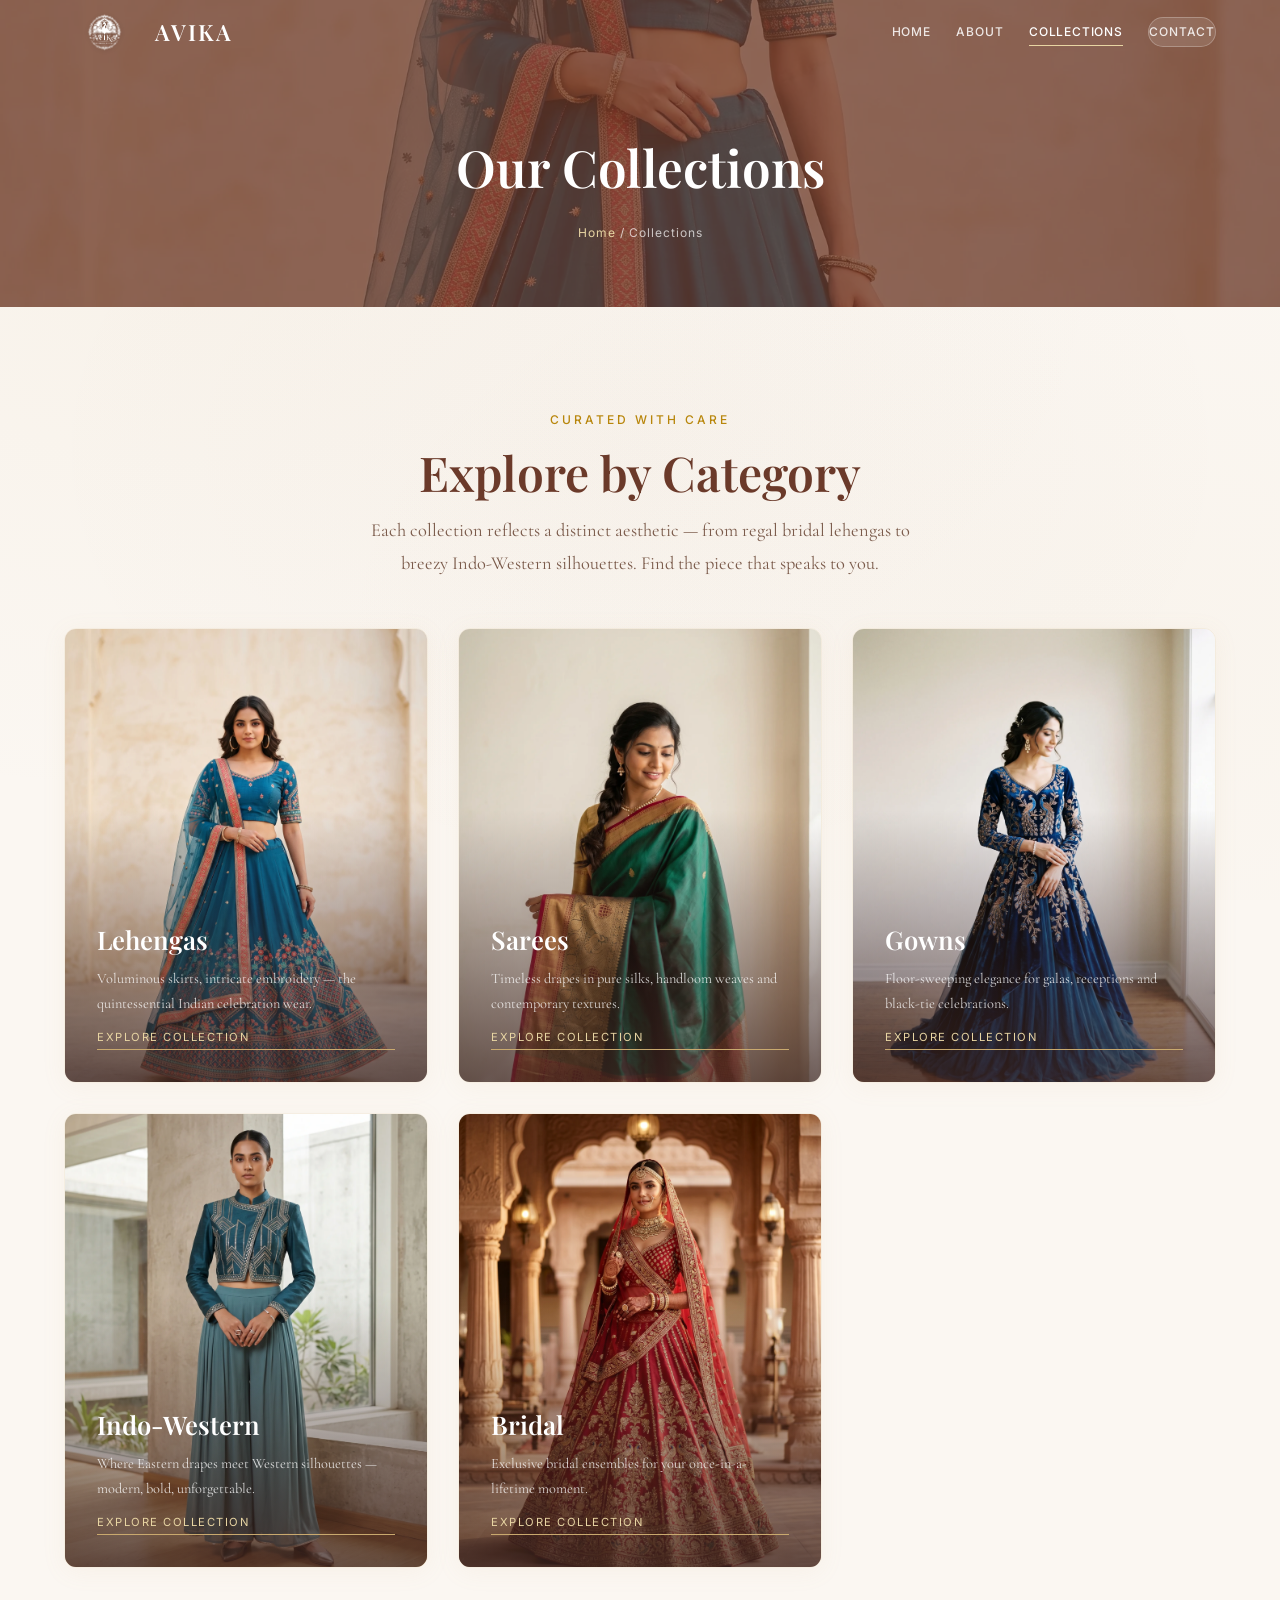
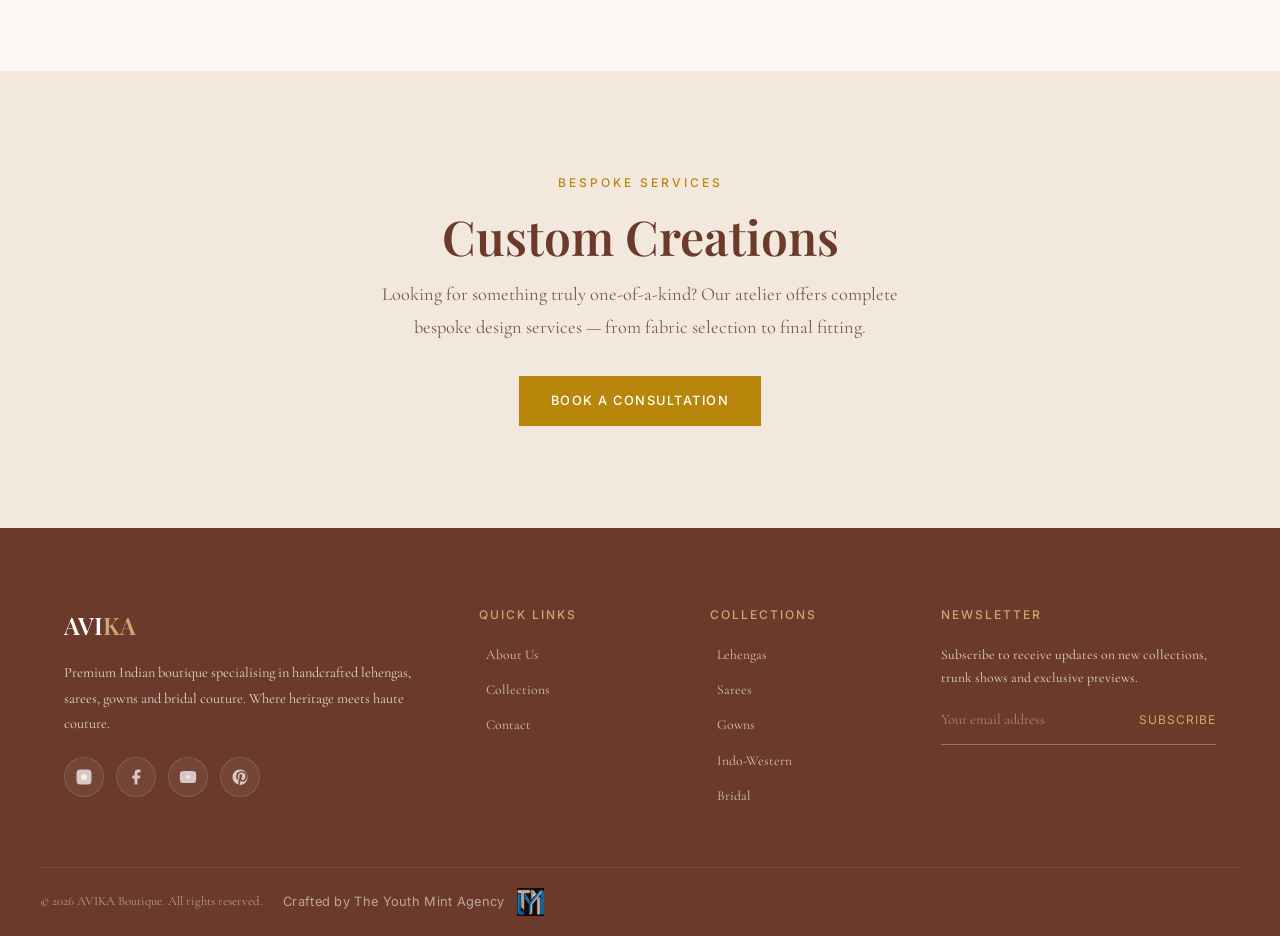
<file: categories.html>
<!DOCTYPE html>
<html lang="en">
<head>
  <meta charset="UTF-8">
  <meta name="viewport" content="width=device-width, initial-scale=1.0">
  <meta name="description" content="Explore AVIKA's curated collections — Lehengas, Sarees, Gowns, Indo-Western and Bridal couture.">
  <title>Collections — AVIKA Boutique</title>
  <link rel="preconnect" href="https://fonts.googleapis.com">
  <link rel="preconnect" href="https://fonts.gstatic.com" crossorigin>
  <link href="https://fonts.googleapis.com/css2?family=Playfair+Display:ital,wght@0,400;0,600;0,700;1,400&family=Cormorant+Garamond:ital,wght@0,400;0,500;0,600;1,400&family=Inter:wght@400;500;600&display=swap" rel="stylesheet">
  <link rel="stylesheet" href="css/style.css">
</head>
<body>

  <header class="header">
    <div class="container header-inner">
      <a href="index.html" class="logo">
        <img src="images/logo.webp" alt="AVIKA">
        <span class="logo-text">AVI<span>KA</span></span>
      </a>
      <nav class="nav">
        <a href="index.html">Home</a>
        <a href="about.html">About</a>
        <a href="categories.html" class="active">Collections</a>
        <a href="contact.html" class="nav-cta">Contact</a>
      </nav>
      <div class="nav-toggle">
        <span></span><span></span><span></span>
      </div>
    </div>
  </header>

  <section class="page-banner">
    <div class="page-banner-bg">
      <img src="images/categories/lehenga.webp" alt="Collections">
    </div>
    <div class="container page-banner-content">
      <h1 class="page-title">Our Collections</h1>
      <p class="breadcrumb"><a href="index.html">Home</a> / Collections</p>
    </div>
  </section>

  <section class="section">
    <div class="container text-center">
      <span class="section-label">Curated with Care</span>
      <h2 class="section-title">Explore by Category</h2>
      <p class="section-subtitle">Each collection reflects a distinct aesthetic — from regal bridal lehengas to breezy Indo-Western silhouettes. Find the piece that speaks to you.</p>
    </div>
    <div class="container categories-page-grid">
      <a href="lehengas.html" class="category-large-card fade-in">
        <img src="images/categories/lehenga.webp" alt="Lehengas">
        <div class="overlay">
          <span class="cat-name">Lehengas</span>
          <span class="cat-desc">Voluminous skirts, intricate embroidery — the quintessential Indian celebration wear.</span>
          <span class="cat-cta">Explore Collection</span>
        </div>
      </a>
      <a href="sarees.html" class="category-large-card fade-in">
        <img src="images/categories/saree.webp" alt="Sarees">
        <div class="overlay">
          <span class="cat-name">Sarees</span>
          <span class="cat-desc">Timeless drapes in pure silks, handloom weaves and contemporary textures.</span>
          <span class="cat-cta">Explore Collection</span>
        </div>
      </a>
      <a href="gowns.html" class="category-large-card fade-in">
        <img src="images/categories/gown.webp" alt="Gowns">
        <div class="overlay">
          <span class="cat-name">Gowns</span>
          <span class="cat-desc">Floor-sweeping elegance for galas, receptions and black-tie celebrations.</span>
          <span class="cat-cta">Explore Collection</span>
        </div>
      </a>
      <a href="indo-western.html" class="category-large-card fade-in">
        <img src="images/categories/indo-western.webp" alt="Indo-Western">
        <div class="overlay">
          <span class="cat-name">Indo-Western</span>
          <span class="cat-desc">Where Eastern drapes meet Western silhouettes — modern, bold, unforgettable.</span>
          <span class="cat-cta">Explore Collection</span>
        </div>
      </a>
      <a href="bridal.html" class="category-large-card fade-in">
        <img src="images/categories/bridal.webp" alt="Bridal">
        <div class="overlay">
          <span class="cat-name">Bridal</span>
          <span class="cat-desc">Exclusive bridal ensembles for your once-in-a-lifetime moment.</span>
          <span class="cat-cta">Explore Collection</span>
        </div>
      </a>
    </div>
  </section>

  <section class="section section-cream text-center">
    <div class="container">
      <span class="section-label">Bespoke Services</span>
      <h2 class="section-title">Custom Creations</h2>
      <p class="section-subtitle" style="text-align:center;margin:0 auto 32px;">Looking for something truly one-of-a-kind? Our atelier offers complete bespoke design services — from fabric selection to final fitting.</p>
      <a href="contact.html" class="btn btn-primary">Book a Consultation</a>
    </div>
  </section>

  <footer class="footer">
    <div class="container footer-grid">
      <div class="footer-brand">
        <div class="footer-logo">AVI<span>KA</span></div>
        <p>Premium Indian boutique specialising in handcrafted lehengas, sarees, gowns and bridal couture. Where heritage meets haute couture.</p>
        <div style="display:flex;gap:12px;flex-wrap:wrap;">
          <a href="#" class="soc-link" aria-label="Instagram"><svg viewBox="0 0 24 24"><rect x="2" y="2" width="20" height="20" rx="5" ry="5"/><path d="M16 11.37A4 4 0 1 1 12.63 8 4 4 0 0 1 16 11.37z"/><line x1="17.5" y1="6.5" x2="17.51" y2="6.5"/></svg></a>
          <a href="#" class="soc-link" aria-label="Facebook"><svg viewBox="0 0 24 24"><path d="M18 2h-3a5 5 0 0 0-5 5v3H7v4h3v8h4v-8h3l1-4h-4V7a1 1 0 0 1 1-1h3z"/></svg></a>
          <a href="#" class="soc-link" aria-label="YouTube"><svg viewBox="0 0 24 24"><path d="M22.54 6.42a2.78 2.78 0 0 0-1.94-2C18.88 4 12 4 12 4s-6.88 0-8.6.46a2.78 2.78 0 0 0-1.94 2A29 29 0 0 0 1 12a29 29 0 0 0 .46 5.58 2.78 2.78 0 0 0 1.94 2C5.12 20 12 20 12 20s6.88 0 8.6-.46a2.78 2.78 0 0 0 1.94-2A29 29 0 0 0 23 12a29 29 0 0 0-.46-5.58z"/><polygon points="9.75 15.02 15.5 12 9.75 8.98 9.75 15.02"/></svg></a>
          <a href="#" class="soc-link" aria-label="Pinterest"><svg viewBox="0 0 24 24"><path d="M12 2C6.48 2 2 6.48 2 12c0 4.84 3.44 8.87 8 9.8-.11-.87-.2-2.2.04-3.15.22-.87 1.4-5.56 1.4-5.56s-.36-.72-.36-1.78c0-1.67.97-2.92 2.18-2.92 1.03 0 1.53.77 1.53 1.7 0 1.04-.66 2.58-1 4.02-.3 1.2.6 2.18 1.78 2.18 2.14 0 3.78-2.25 3.78-5.5 0-2.87-2.06-4.88-5-4.88-3.4 0-5.4 2.55-5.4 5.2 0 1.03.4 2.14.9 2.74.1.12.1.23.07.36l-.33 1.36c-.05.2-.17.25-.38.15-1.42-.66-2.3-2.73-2.3-4.4 0-3.58 2.6-6.88 7.52-6.88 3.95 0 7.02 2.82 7.02 6.58 0 3.93-2.48 7.1-5.92 7.1-1.16 0-2.24-.6-2.62-1.3l-.71 2.7c-.26.98-.96 2.2-1.43 2.95A10 10 0 0 0 22 12c0-5.52-4.48-10-10-10z"/></svg></a>
        </div>
      </div>
      <div>
        <div class="footer-heading">Quick Links</div>
        <div class="footer-links">
          <a href="about.html">About Us</a>
          <a href="categories.html">Collections</a>
          <a href="contact.html">Contact</a>
        </div>
      </div>
      <div>
        <div class="footer-heading">Collections</div>
        <div class="footer-links">
          <a href="lehengas.html">Lehengas</a>
          <a href="sarees.html">Sarees</a>
          <a href="gowns.html">Gowns</a>
          <a href="indo-western.html">Indo-Western</a>
          <a href="bridal.html">Bridal</a>
        </div>
      </div>
      <div class="footer-newsletter">
        <div class="footer-heading">Newsletter</div>
        <p>Subscribe to receive updates on new collections, trunk shows and exclusive previews.</p>
        <form class="newsletter-form">
          <input type="email" placeholder="Your email address" required>
          <button type="submit">Subscribe</button>
        </form>
      </div>
    </div>
    <div class="container footer-bottom">
      <div class="footer-bottom-inner">
        <span>&copy; 2026 AVIKA Boutique. All rights reserved.</span>
        <a href="#" class="agency-credit">
          <span>Crafted by The Youth Mint Agency</span>
          <img src="images/agency/tym-agency-logo.webp" alt="The Youth Mint">
        </a>
      </div>
    </div>
  </footer>

  <button class="back-to-top" aria-label="Back to top">&#8593;</button>
  <script src="js/main.js"></script>
</body>
</html>
</file>
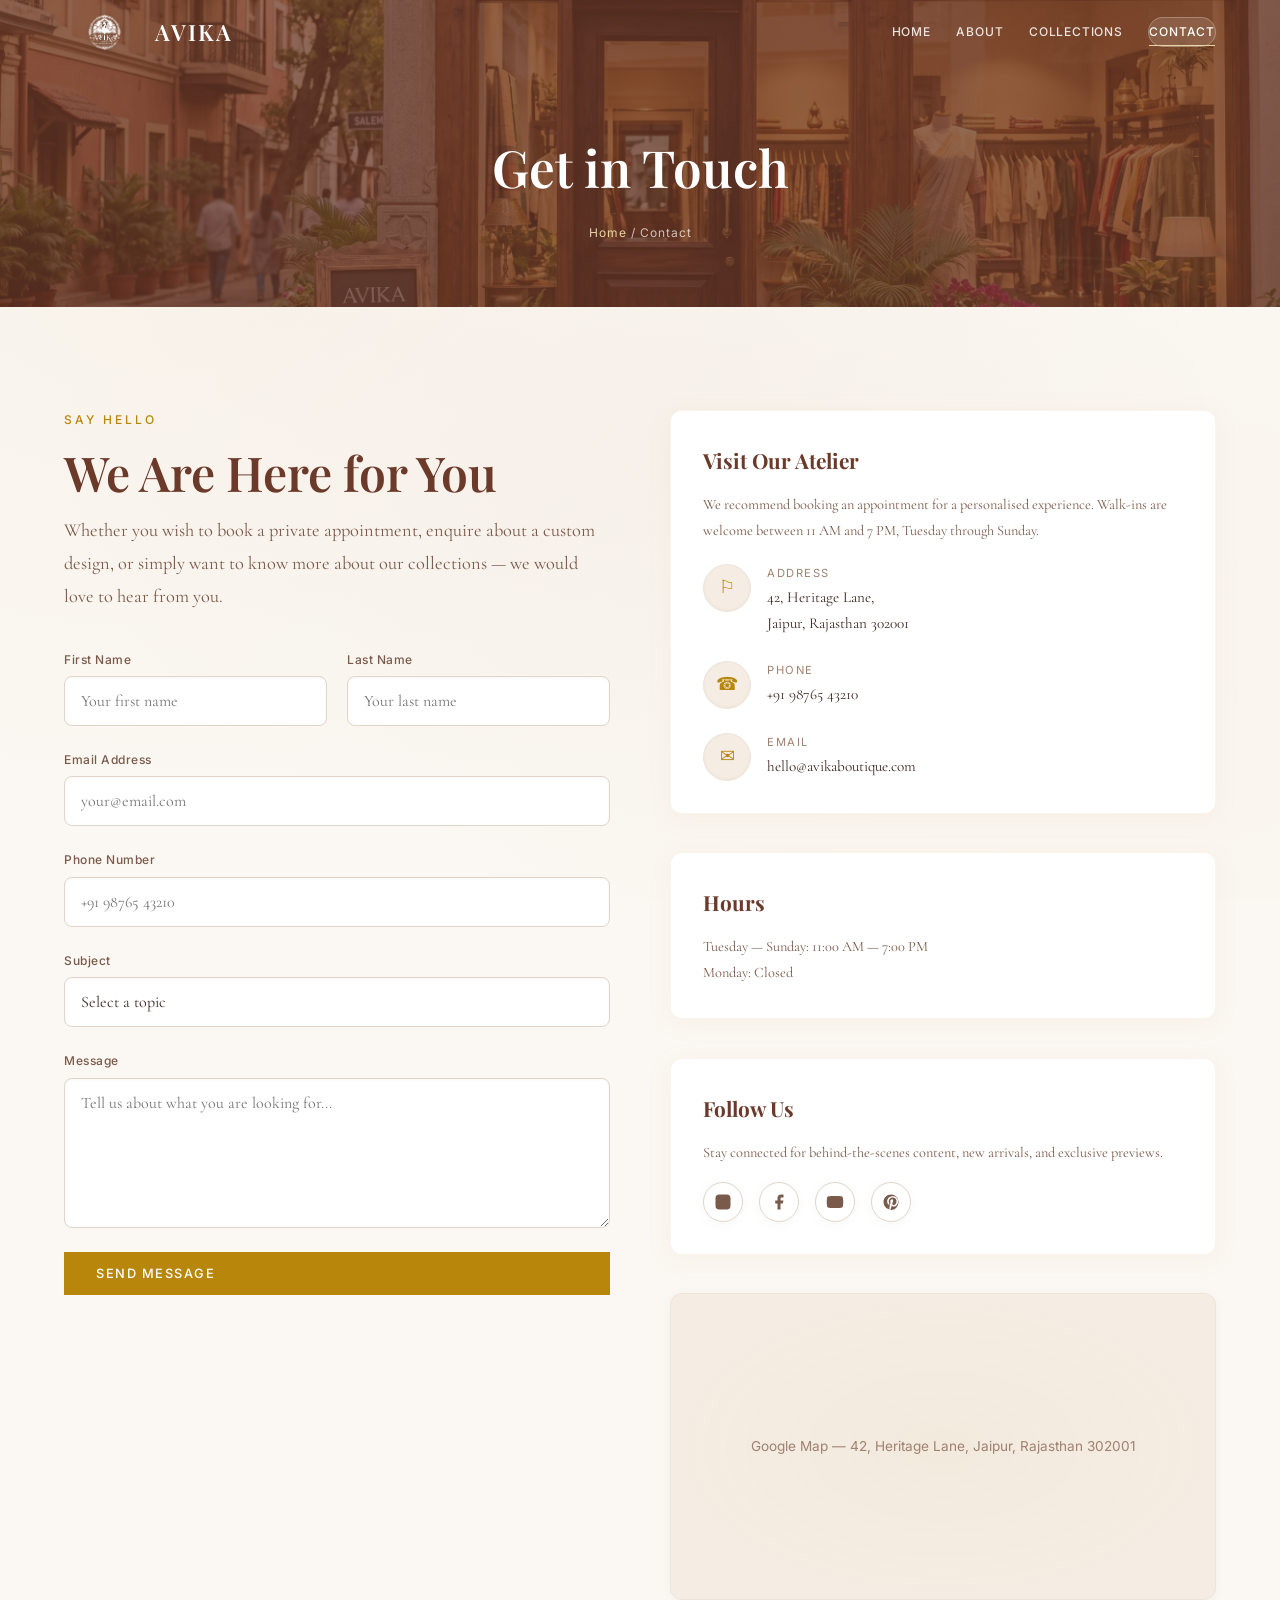
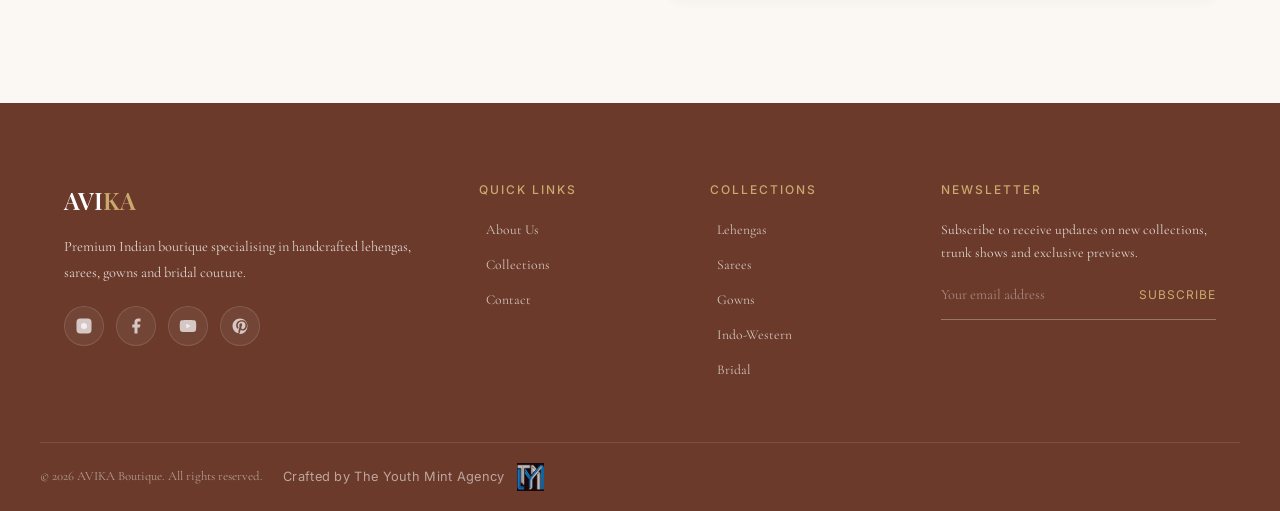
<file: contact.html>
<!DOCTYPE html>
<html lang="en">
<head>
  <meta charset="UTF-8">
  <meta name="viewport" content="width=device-width, initial-scale=1.0">
  <meta name="description" content="Get in touch with AVIKA Boutique. Visit our Jaipur atelier, book a consultation, or reach out for custom orders.">
  <title>Contact — AVIKA Boutique</title>
  <link rel="preconnect" href="https://fonts.googleapis.com">
  <link rel="preconnect" href="https://fonts.gstatic.com" crossorigin>
  <link href="https://fonts.googleapis.com/css2?family=Playfair+Display:ital,wght@0,400;0,600;0,700;1,400&family=Cormorant+Garamond:ital,wght@0,400;0,500;0,600;1,400&family=Inter:wght@400;500;600&display=swap" rel="stylesheet">
  <link rel="stylesheet" href="css/style.css">
</head>
<body>
  <header class="header">
    <div class="container header-inner">
      <a href="index.html" class="logo">
        <img src="images/logo.webp" alt="AVIKA"><span class="logo-text">AVI<span>KA</span></span>
      </a>
      <nav class="nav">
        <a href="index.html">Home</a>
        <a href="about.html">About</a>
        <a href="categories.html">Collections</a>
        <a href="contact.html" class="nav-cta active">Contact</a>
      </nav>
      <div class="nav-toggle"><span></span><span></span><span></span></div>
    </div>
  </header>

  <section class="page-banner">
    <div class="page-banner-bg">
      <img src="images/contact/contact-banner.webp" alt="Contact AVIKA">
    </div>
    <div class="container page-banner-content">
      <h1 class="page-title">Get in Touch</h1>
      <p class="breadcrumb"><a href="index.html">Home</a> / Contact</p>
    </div>
  </section>

  <section class="section">
    <div class="container contact-page-grid">
      <div class="fade-in">
        <span class="section-label">Say Hello</span>
        <h2 class="section-title">We Are Here for You</h2>
        <p class="section-subtitle" style="margin-bottom:36px;">Whether you wish to book a private appointment, enquire about a custom design, or simply want to know more about our collections — we would love to hear from you.</p>

        <form class="contact-form">
          <div class="form-row">
            <div class="form-group">
              <label for="firstName">First Name</label>
              <input type="text" id="firstName" placeholder="Your first name" required>
            </div>
            <div class="form-group">
              <label for="lastName">Last Name</label>
              <input type="text" id="lastName" placeholder="Your last name" required>
            </div>
          </div>
          <div class="form-group">
            <label for="email">Email Address</label>
            <input type="email" id="email" placeholder="your@email.com" required>
          </div>
          <div class="form-group">
            <label for="phone">Phone Number</label>
            <input type="tel" id="phone" placeholder="+91 98765 43210">
          </div>
          <div class="form-group">
            <label for="subject">Subject</label>
            <select id="subject">
              <option value="">Select a topic</option>
              <option>General Enquiry</option>
              <option>Bridal Consultation</option>
              <option>Custom Order</option>
              <option>Atelier Visit</option>
              <option>International Shipping</option>
              <option>Other</option>
            </select>
          </div>
          <div class="form-group">
            <label for="message">Message</label>
            <textarea id="message" placeholder="Tell us about what you are looking for..." required></textarea>
          </div>
          <button type="submit" class="btn btn-primary">Send Message</button>
        </form>
      </div>

      <div class="contact-sidebar fade-in">
        <div class="sidebar-card">
          <h3 class="card-title">Visit Our Atelier</h3>
          <p class="card-text">We recommend booking an appointment for a personalised experience. Walk-ins are welcome between 11 AM and 7 PM, Tuesday through Sunday.</p>
          <div class="contact-info-list" style="margin-top:20px;">
            <div class="contact-info-item">
              <div class="icon-box">&#9872;</div>
              <div>
                <div class="label">Address</div>
                <div class="value">42, Heritage Lane,<br>Jaipur, Rajasthan 302001</div>
              </div>
            </div>
            <div class="contact-info-item">
              <div class="icon-box">&#9742;</div>
              <div>
                <div class="label">Phone</div>
                <div class="value">+91 98765 43210</div>
              </div>
            </div>
            <div class="contact-info-item">
              <div class="icon-box">&#9993;</div>
              <div>
                <div class="label">Email</div>
                <div class="value">hello@avikaboutique.com</div>
              </div>
            </div>
          </div>
        </div>

        <div class="sidebar-card">
          <h3 class="card-title">Hours</h3>
          <p class="card-text">
            Tuesday — Sunday: 11:00 AM — 7:00 PM<br>
            Monday: Closed
          </p>
        </div>

        <div class="sidebar-card">
          <h3 class="card-title">Follow Us</h3>
          <p class="card-text">Stay connected for behind-the-scenes content, new arrivals, and exclusive previews.</p>
          <div class="social-links">
            <a href="#" class="soc-link" aria-label="Instagram"><svg viewBox="0 0 24 24"><rect x="2" y="2" width="20" height="20" rx="5" ry="5"/><path d="M16 11.37A4 4 0 1 1 12.63 8 4 4 0 0 1 16 11.37z"/><line x1="17.5" y1="6.5" x2="17.51" y2="6.5"/></svg></a>
            <a href="#" class="soc-link" aria-label="Facebook"><svg viewBox="0 0 24 24"><path d="M18 2h-3a5 5 0 0 0-5 5v3H7v4h3v8h4v-8h3l1-4h-4V7a1 1 0 0 1 1-1h3z"/></svg></a>
            <a href="#" class="soc-link" aria-label="YouTube"><svg viewBox="0 0 24 24"><path d="M22.54 6.42a2.78 2.78 0 0 0-1.94-2C18.88 4 12 4 12 4s-6.88 0-8.6.46a2.78 2.78 0 0 0-1.94 2A29 29 0 0 0 1 12a29 29 0 0 0 .46 5.58 2.78 2.78 0 0 0 1.94 2C5.12 20 12 20 12 20s6.88 0 8.6-.46a2.78 2.78 0 0 0 1.94-2A29 29 0 0 0 23 12a29 29 0 0 0-.46-5.58z"/><polygon points="9.75 15.02 15.5 12 9.75 8.98 9.75 15.02"/></svg></a>
            <a href="#" class="soc-link" aria-label="Pinterest"><svg viewBox="0 0 24 24"><path d="M12 2C6.48 2 2 6.48 2 12c0 4.84 3.44 8.87 8 9.8-.11-.87-.2-2.2.04-3.15.22-.87 1.4-5.56 1.4-5.56s-.36-.72-.36-1.78c0-1.67.97-2.92 2.18-2.92 1.03 0 1.53.77 1.53 1.7 0 1.04-.66 2.58-1 4.02-.3 1.2.6 2.18 1.78 2.18 2.14 0 3.78-2.25 3.78-5.5 0-2.87-2.06-4.88-5-4.88-3.4 0-5.4 2.55-5.4 5.2 0 1.03.4 2.14.9 2.74.1.12.1.23.07.36l-.33 1.36c-.05.2-.17.25-.38.15-1.42-.66-2.3-2.73-2.3-4.4 0-3.58 2.6-6.88 7.52-6.88 3.95 0 7.02 2.82 7.02 6.58 0 3.93-2.48 7.1-5.92 7.1-1.16 0-2.24-.6-2.62-1.3l-.71 2.7c-.26.98-.96 2.2-1.43 2.95A10 10 0 0 0 22 12c0-5.52-4.48-10-10-10z"/></svg></a>
          </div>
        </div>

        <div class="map-placeholder">
          Google Map — 42, Heritage Lane, Jaipur, Rajasthan 302001
        </div>
      </div>
    </div>
  </section>

  <footer class="footer">
    <div class="container footer-grid">
      <div class="footer-brand"><div class="footer-logo">AVI<span>KA</span></div><p>Premium Indian boutique specialising in handcrafted lehengas, sarees, gowns and bridal couture.</p>
        <div style="display:flex;gap:12px;flex-wrap:wrap;">
          <a href="#" class="soc-link" aria-label="Instagram"><svg viewBox="0 0 24 24"><rect x="2" y="2" width="20" height="20" rx="5" ry="5"/><path d="M16 11.37A4 4 0 1 1 12.63 8 4 4 0 0 1 16 11.37z"/><line x1="17.5" y1="6.5" x2="17.51" y2="6.5"/></svg></a>
          <a href="#" class="soc-link" aria-label="Facebook"><svg viewBox="0 0 24 24"><path d="M18 2h-3a5 5 0 0 0-5 5v3H7v4h3v8h4v-8h3l1-4h-4V7a1 1 0 0 1 1-1h3z"/></svg></a>
          <a href="#" class="soc-link" aria-label="YouTube"><svg viewBox="0 0 24 24"><path d="M22.54 6.42a2.78 2.78 0 0 0-1.94-2C18.88 4 12 4 12 4s-6.88 0-8.6.46a2.78 2.78 0 0 0-1.94 2A29 29 0 0 0 1 12a29 29 0 0 0 .46 5.58 2.78 2.78 0 0 0 1.94 2C5.12 20 12 20 12 20s6.88 0 8.6-.46a2.78 2.78 0 0 0 1.94-2A29 29 0 0 0 23 12a29 29 0 0 0-.46-5.58z"/><polygon points="9.75 15.02 15.5 12 9.75 8.98 9.75 15.02"/></svg></a>
          <a href="#" class="soc-link" aria-label="Pinterest"><svg viewBox="0 0 24 24"><path d="M12 2C6.48 2 2 6.48 2 12c0 4.84 3.44 8.87 8 9.8-.11-.87-.2-2.2.04-3.15.22-.87 1.4-5.56 1.4-5.56s-.36-.72-.36-1.78c0-1.67.97-2.92 2.18-2.92 1.03 0 1.53.77 1.53 1.7 0 1.04-.66 2.58-1 4.02-.3 1.2.6 2.18 1.78 2.18 2.14 0 3.78-2.25 3.78-5.5 0-2.87-2.06-4.88-5-4.88-3.4 0-5.4 2.55-5.4 5.2 0 1.03.4 2.14.9 2.74.1.12.1.23.07.36l-.33 1.36c-.05.2-.17.25-.38.15-1.42-.66-2.3-2.73-2.3-4.4 0-3.58 2.6-6.88 7.52-6.88 3.95 0 7.02 2.82 7.02 6.58 0 3.93-2.48 7.1-5.92 7.1-1.16 0-2.24-.6-2.62-1.3l-.71 2.7c-.26.98-.96 2.2-1.43 2.95A10 10 0 0 0 22 12c0-5.52-4.48-10-10-10z"/></svg></a>
        </div>
      </div>
      <div><div class="footer-heading">Quick Links</div>
        <div class="footer-links">
          <a href="about.html">About Us</a><a href="categories.html">Collections</a><a href="contact.html">Contact</a>
        </div>
      </div>
      <div><div class="footer-heading">Collections</div>
        <div class="footer-links">
          <a href="lehengas.html">Lehengas</a><a href="sarees.html">Sarees</a><a href="gowns.html">Gowns</a><a href="indo-western.html">Indo-Western</a><a href="bridal.html">Bridal</a>
        </div>
      </div>
      <div class="footer-newsletter">
        <div class="footer-heading">Newsletter</div>
        <p>Subscribe to receive updates on new collections, trunk shows and exclusive previews.</p>
        <form class="newsletter-form">
          <input type="email" placeholder="Your email address" required>
          <button type="submit">Subscribe</button>
        </form>
      </div>
    </div>
    <div class="container footer-bottom">
      <div class="footer-bottom-inner">
        <span>&copy; 2026 AVIKA Boutique. All rights reserved.</span>
        <a href="#" class="agency-credit">
          <span>Crafted by The Youth Mint Agency</span>
          <img src="images/agency/tym-agency-logo.webp" alt="The Youth Mint">
        </a>
      </div>
    </div>
  </footer>
  <button class="back-to-top" aria-label="Back to top">&#8593;</button>
  <script src="js/main.js"></script>
</body>
</html>
</file>
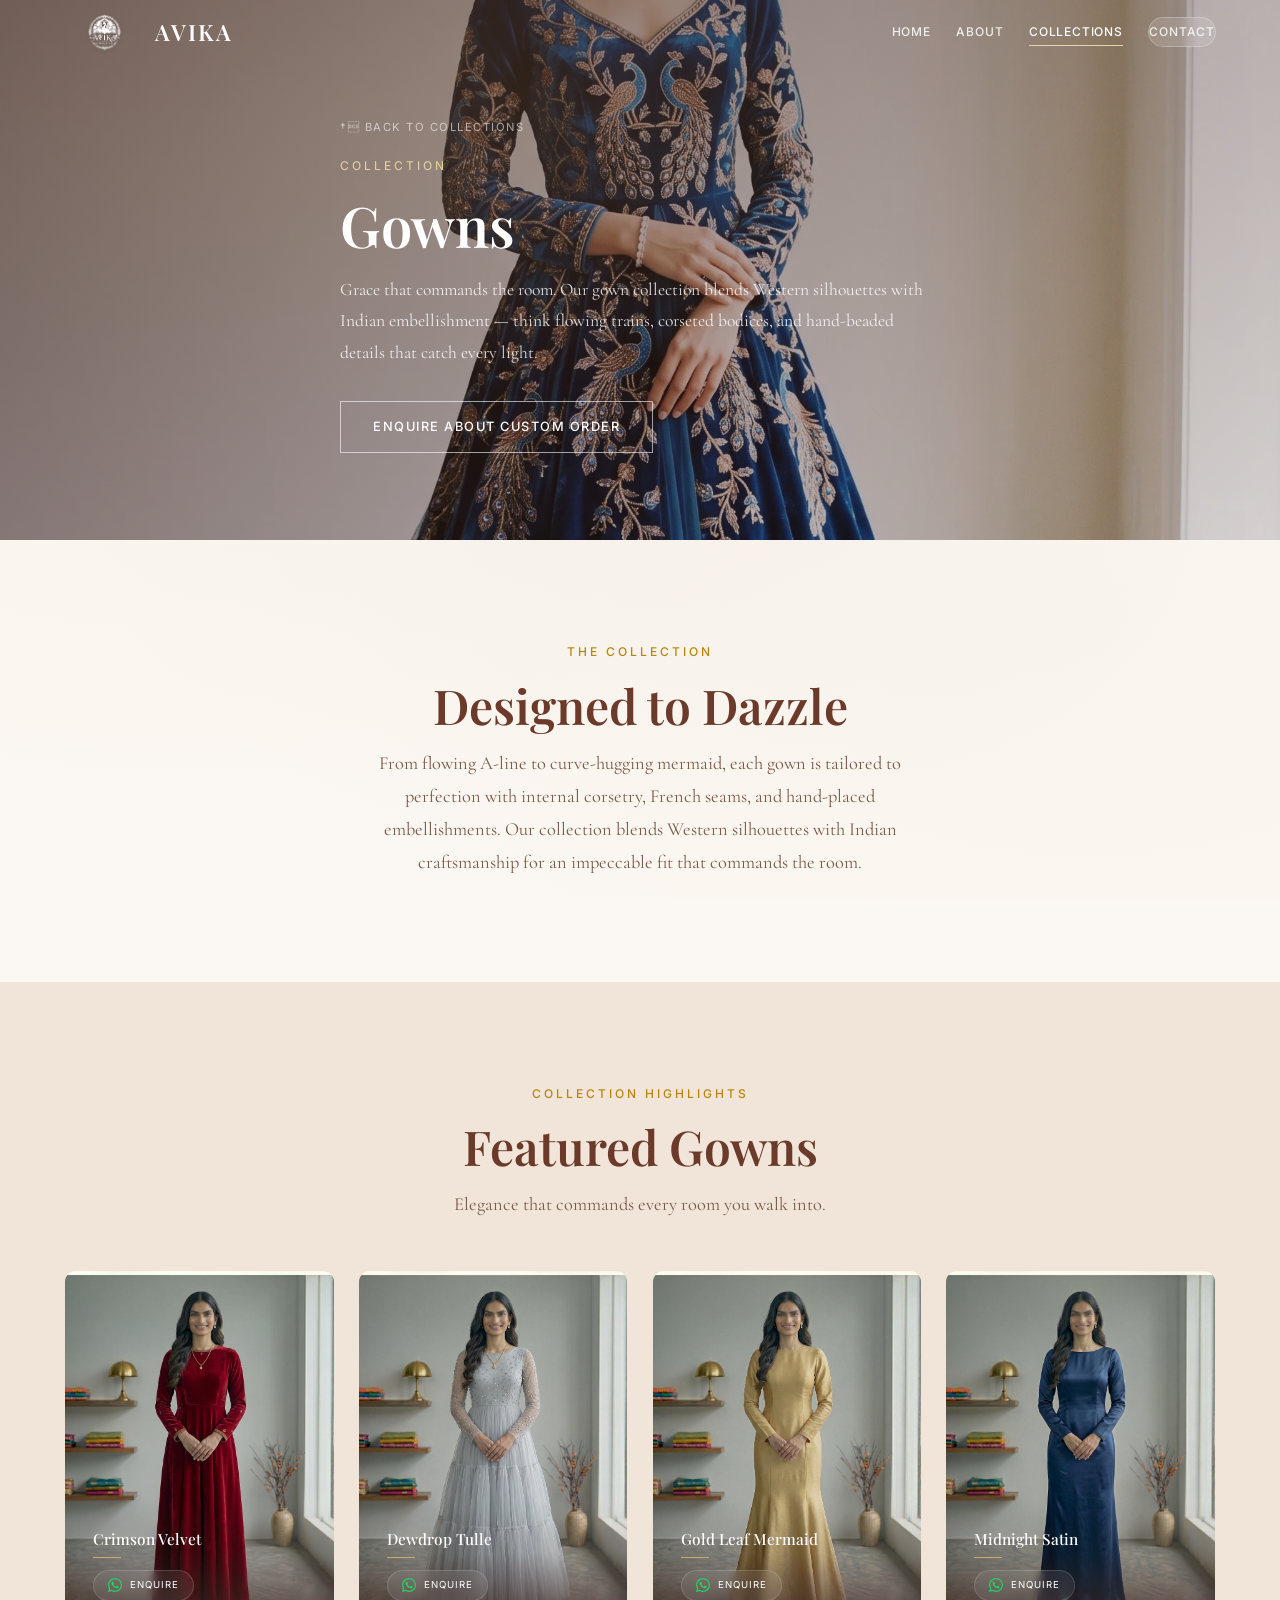
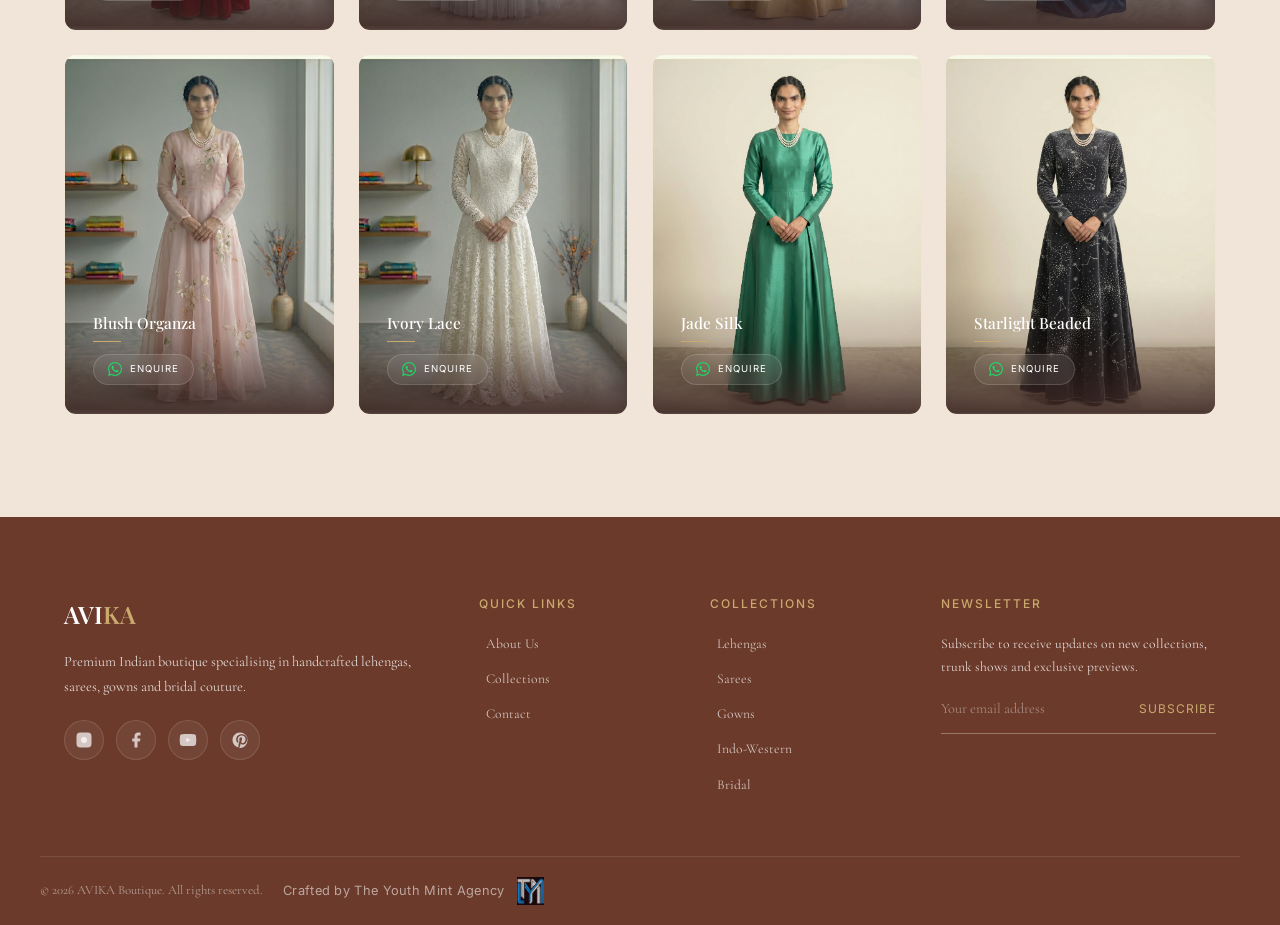
<file: gowns.html>
<!DOCTYPE html>
<html lang="en">
<head>
  <meta charset="UTF-8">
  <meta name="viewport" content="width=device-width, initial-scale=1.0">
  <title>Gowns — AVIKA Boutique</title>
  <link rel="preconnect" href="https://fonts.googleapis.com">
  <link rel="preconnect" href="https://fonts.gstatic.com" crossorigin>
  <link href="https://fonts.googleapis.com/css2?family=Playfair+Display:ital,wght@0,400;0,600;0,700;1,400&family=Cormorant+Garamond:ital,wght@0,400;0,500;0,600;1,400&family=Inter:wght@400;500;600&display=swap" rel="stylesheet">
  <link rel="stylesheet" href="css/style.css">
</head>
<body>
  <header class="header">
    <div class="container header-inner">
      <a href="index.html" class="logo">
        <img src="images/logo.webp" alt="AVIKA"><span class="logo-text">AVI<span>KA</span></span>
      </a>
      <nav class="nav">
        <a href="index.html">Home</a>
        <a href="about.html">About</a>
        <a href="categories.html" class="active">Collections</a>
        <a href="contact.html" class="nav-cta">Contact</a>
      </nav>
      <div class="nav-toggle"><span></span><span></span><span></span></div>
    </div>
  </header>

  <section class="category-hero">
    <div class="category-hero-bg">
      <img src="images/categories/gown.webp" alt="Gowns">
    </div>
    <div class="container category-hero-content">
      <div class="back-nav"><a href="categories.html" class="back-link">† Back to Collections</a></div>
      <span class="cat-label">Collection</span>
      <h1 class="cat-title">Gowns</h1>
      <p class="cat-description">Grace that commands the room. Our gown collection blends Western silhouettes with Indian embellishment — think flowing trains, corseted bodices, and hand-beaded details that catch every light.</p>
      <a href="contact.html" class="btn btn-outline-light">Enquire About Custom Order</a>
    </div>
  </section>

  <section class="section">
    <div class="container text-center">
      <span class="section-label">The Collection</span>
      <h2 class="section-title">Designed to Dazzle</h2>
      <p class="section-subtitle" style="text-align:center;margin:0 auto;">From flowing A-line to curve-hugging mermaid, each gown is tailored to perfection with internal corsetry, French seams, and hand-placed embellishments. Our collection blends Western silhouettes with Indian craftsmanship for an impeccable fit that commands the room.</p>
    </div>
  </section>

  <section class="section section-warm">
    <div class="container text-center">
      <span class="section-label">Collection Highlights</span>
      <h2 class="section-title">Featured Gowns</h2>
      <p class="section-subtitle">Elegance that commands every room you walk into.</p>
    </div>
    <div class="container cat-collection-grid">
            <div class="cat-col-item fade-in">
        <img src="images/gowns/item-1.webp" alt="Gown Design">
        <div class="item-overlay">
          <div class="item-label">Crimson Velvet</div>
          <div class="item-divider"></div>
          <a href="https://wa.me/919999999999?text=Hi%2C%20I%27m%20interested%20in%20the%20Crimson%20Velvet%20from%20the%20Gowns%20collection." class="item-whatsapp" target="_blank" rel="noopener">
            <svg viewBox="0 0 24 24"><path d="M17.472 14.382c-.297-.149-1.758-.867-2.03-.967-.273-.099-.471-.148-.67.15-.197.297-.767.966-.94 1.164-.173.199-.347.223-.644.075-.297-.15-1.255-.463-2.39-1.475-.883-.788-1.48-1.761-1.653-2.059-.173-.297-.018-.458.13-.606.134-.133.298-.347.446-.52.149-.174.198-.298.298-.497.099-.198.05-.371-.025-.52-.075-.149-.669-1.612-.916-2.207-.242-.579-.487-.5-.669-.51-.173-.008-.371-.01-.57-.01-.198 0-.52.074-.792.372-.272.297-1.04 1.016-1.04 2.479 0 1.462 1.065 2.875 1.213 3.074.149.198 2.096 3.2 5.077 4.487.709.306 1.262.489 1.694.625.712.227 1.36.195 1.871.118.571-.085 1.758-.719 2.006-1.413.248-.694.248-1.289.173-1.413-.074-.124-.272-.198-.57-.347m-5.421 7.403h-.004a9.87 9.87 0 01-5.031-1.378l-.361-.214-3.741.982.998-3.648-.235-.374a9.86 9.86 0 01-1.51-5.26c.001-5.45 4.436-9.884 9.888-9.884 2.64 0 5.122 1.03 6.988 2.898a9.825 9.825 0 012.893 6.994c-.003 5.45-4.437 9.884-9.885 9.884m8.413-18.297A11.815 11.815 0 0012.05 0C5.495 0 .16 5.335.157 11.892c0 2.096.547 4.142 1.588 5.945L.057 24l6.305-1.654a11.882 11.882 0 005.683 1.448h.005c6.554 0 11.89-5.335 11.893-11.893a11.821 11.821 0 00-3.48-8.413z"/></svg>
            Enquire
          </a>
        </div>
      </div>
            <div class="cat-col-item fade-in">
        <img src="images/gowns/item-2.webp" alt="Gown Design">
        <div class="item-overlay">
          <div class="item-label">Dewdrop Tulle</div>
          <div class="item-divider"></div>
          <a href="https://wa.me/919999999999?text=Hi%2C%20I%27m%20interested%20in%20the%20Dewdrop%20Tulle%20from%20the%20Gowns%20collection." class="item-whatsapp" target="_blank" rel="noopener">
            <svg viewBox="0 0 24 24"><path d="M17.472 14.382c-.297-.149-1.758-.867-2.03-.967-.273-.099-.471-.148-.67.15-.197.297-.767.966-.94 1.164-.173.199-.347.223-.644.075-.297-.15-1.255-.463-2.39-1.475-.883-.788-1.48-1.761-1.653-2.059-.173-.297-.018-.458.13-.606.134-.133.298-.347.446-.52.149-.174.198-.298.298-.497.099-.198.05-.371-.025-.52-.075-.149-.669-1.612-.916-2.207-.242-.579-.487-.5-.669-.51-.173-.008-.371-.01-.57-.01-.198 0-.52.074-.792.372-.272.297-1.04 1.016-1.04 2.479 0 1.462 1.065 2.875 1.213 3.074.149.198 2.096 3.2 5.077 4.487.709.306 1.262.489 1.694.625.712.227 1.36.195 1.871.118.571-.085 1.758-.719 2.006-1.413.248-.694.248-1.289.173-1.413-.074-.124-.272-.198-.57-.347m-5.421 7.403h-.004a9.87 9.87 0 01-5.031-1.378l-.361-.214-3.741.982.998-3.648-.235-.374a9.86 9.86 0 01-1.51-5.26c.001-5.45 4.436-9.884 9.888-9.884 2.64 0 5.122 1.03 6.988 2.898a9.825 9.825 0 012.893 6.994c-.003 5.45-4.437 9.884-9.885 9.884m8.413-18.297A11.815 11.815 0 0012.05 0C5.495 0 .16 5.335.157 11.892c0 2.096.547 4.142 1.588 5.945L.057 24l6.305-1.654a11.882 11.882 0 005.683 1.448h.005c6.554 0 11.89-5.335 11.893-11.893a11.821 11.821 0 00-3.48-8.413z"/></svg>
            Enquire
          </a>
        </div>
      </div>
            <div class="cat-col-item fade-in">
        <img src="images/gowns/item-3.webp" alt="Gown Design">
        <div class="item-overlay">
          <div class="item-label">Gold Leaf Mermaid</div>
          <div class="item-divider"></div>
          <a href="https://wa.me/919999999999?text=Hi%2C%20I%27m%20interested%20in%20the%20Gold%20Leaf%20Mermaid%20from%20the%20Gowns%20collection." class="item-whatsapp" target="_blank" rel="noopener">
            <svg viewBox="0 0 24 24"><path d="M17.472 14.382c-.297-.149-1.758-.867-2.03-.967-.273-.099-.471-.148-.67.15-.197.297-.767.966-.94 1.164-.173.199-.347.223-.644.075-.297-.15-1.255-.463-2.39-1.475-.883-.788-1.48-1.761-1.653-2.059-.173-.297-.018-.458.13-.606.134-.133.298-.347.446-.52.149-.174.198-.298.298-.497.099-.198.05-.371-.025-.52-.075-.149-.669-1.612-.916-2.207-.242-.579-.487-.5-.669-.51-.173-.008-.371-.01-.57-.01-.198 0-.52.074-.792.372-.272.297-1.04 1.016-1.04 2.479 0 1.462 1.065 2.875 1.213 3.074.149.198 2.096 3.2 5.077 4.487.709.306 1.262.489 1.694.625.712.227 1.36.195 1.871.118.571-.085 1.758-.719 2.006-1.413.248-.694.248-1.289.173-1.413-.074-.124-.272-.198-.57-.347m-5.421 7.403h-.004a9.87 9.87 0 01-5.031-1.378l-.361-.214-3.741.982.998-3.648-.235-.374a9.86 9.86 0 01-1.51-5.26c.001-5.45 4.436-9.884 9.888-9.884 2.64 0 5.122 1.03 6.988 2.898a9.825 9.825 0 012.893 6.994c-.003 5.45-4.437 9.884-9.885 9.884m8.413-18.297A11.815 11.815 0 0012.05 0C5.495 0 .16 5.335.157 11.892c0 2.096.547 4.142 1.588 5.945L.057 24l6.305-1.654a11.882 11.882 0 005.683 1.448h.005c6.554 0 11.89-5.335 11.893-11.893a11.821 11.821 0 00-3.48-8.413z"/></svg>
            Enquire
          </a>
        </div>
      </div>
            <div class="cat-col-item fade-in">
        <img src="images/gowns/item-4.webp" alt="Gown Design">
        <div class="item-overlay">
          <div class="item-label">Midnight Satin</div>
          <div class="item-divider"></div>
          <a href="https://wa.me/919999999999?text=Hi%2C%20I%27m%20interested%20in%20the%20Midnight%20Satin%20from%20the%20Gowns%20collection." class="item-whatsapp" target="_blank" rel="noopener">
            <svg viewBox="0 0 24 24"><path d="M17.472 14.382c-.297-.149-1.758-.867-2.03-.967-.273-.099-.471-.148-.67.15-.197.297-.767.966-.94 1.164-.173.199-.347.223-.644.075-.297-.15-1.255-.463-2.39-1.475-.883-.788-1.48-1.761-1.653-2.059-.173-.297-.018-.458.13-.606.134-.133.298-.347.446-.52.149-.174.198-.298.298-.497.099-.198.05-.371-.025-.52-.075-.149-.669-1.612-.916-2.207-.242-.579-.487-.5-.669-.51-.173-.008-.371-.01-.57-.01-.198 0-.52.074-.792.372-.272.297-1.04 1.016-1.04 2.479 0 1.462 1.065 2.875 1.213 3.074.149.198 2.096 3.2 5.077 4.487.709.306 1.262.489 1.694.625.712.227 1.36.195 1.871.118.571-.085 1.758-.719 2.006-1.413.248-.694.248-1.289.173-1.413-.074-.124-.272-.198-.57-.347m-5.421 7.403h-.004a9.87 9.87 0 01-5.031-1.378l-.361-.214-3.741.982.998-3.648-.235-.374a9.86 9.86 0 01-1.51-5.26c.001-5.45 4.436-9.884 9.888-9.884 2.64 0 5.122 1.03 6.988 2.898a9.825 9.825 0 012.893 6.994c-.003 5.45-4.437 9.884-9.885 9.884m8.413-18.297A11.815 11.815 0 0012.05 0C5.495 0 .16 5.335.157 11.892c0 2.096.547 4.142 1.588 5.945L.057 24l6.305-1.654a11.882 11.882 0 005.683 1.448h.005c6.554 0 11.89-5.335 11.893-11.893a11.821 11.821 0 00-3.48-8.413z"/></svg>
            Enquire
          </a>
        </div>
      </div>
            <div class="cat-col-item fade-in">
        <img src="images/gowns/item-5.webp" alt="Gown Design">
        <div class="item-overlay">
          <div class="item-label">Blush Organza</div>
          <div class="item-divider"></div>
          <a href="https://wa.me/919999999999?text=Hi%2C%20I%27m%20interested%20in%20the%20Blush%20Organza%20from%20the%20Gowns%20collection." class="item-whatsapp" target="_blank" rel="noopener">
            <svg viewBox="0 0 24 24"><path d="M17.472 14.382c-.297-.149-1.758-.867-2.03-.967-.273-.099-.471-.148-.67.15-.197.297-.767.966-.94 1.164-.173.199-.347.223-.644.075-.297-.15-1.255-.463-2.39-1.475-.883-.788-1.48-1.761-1.653-2.059-.173-.297-.018-.458.13-.606.134-.133.298-.347.446-.52.149-.174.198-.298.298-.497.099-.198.05-.371-.025-.52-.075-.149-.669-1.612-.916-2.207-.242-.579-.487-.5-.669-.51-.173-.008-.371-.01-.57-.01-.198 0-.52.074-.792.372-.272.297-1.04 1.016-1.04 2.479 0 1.462 1.065 2.875 1.213 3.074.149.198 2.096 3.2 5.077 4.487.709.306 1.262.489 1.694.625.712.227 1.36.195 1.871.118.571-.085 1.758-.719 2.006-1.413.248-.694.248-1.289.173-1.413-.074-.124-.272-.198-.57-.347m-5.421 7.403h-.004a9.87 9.87 0 01-5.031-1.378l-.361-.214-3.741.982.998-3.648-.235-.374a9.86 9.86 0 01-1.51-5.26c.001-5.45 4.436-9.884 9.888-9.884 2.64 0 5.122 1.03 6.988 2.898a9.825 9.825 0 012.893 6.994c-.003 5.45-4.437 9.884-9.885 9.884m8.413-18.297A11.815 11.815 0 0012.05 0C5.495 0 .16 5.335.157 11.892c0 2.096.547 4.142 1.588 5.945L.057 24l6.305-1.654a11.882 11.882 0 005.683 1.448h.005c6.554 0 11.89-5.335 11.893-11.893a11.821 11.821 0 00-3.48-8.413z"/></svg>
            Enquire
          </a>
        </div>
      </div>
            <div class="cat-col-item fade-in">
        <img src="images/gowns/item-6.webp" alt="Gown Design">
        <div class="item-overlay">
          <div class="item-label">Ivory Lace</div>
          <div class="item-divider"></div>
          <a href="https://wa.me/919999999999?text=Hi%2C%20I%27m%20interested%20in%20the%20Ivory%20Lace%20from%20the%20Gowns%20collection." class="item-whatsapp" target="_blank" rel="noopener">
            <svg viewBox="0 0 24 24"><path d="M17.472 14.382c-.297-.149-1.758-.867-2.03-.967-.273-.099-.471-.148-.67.15-.197.297-.767.966-.94 1.164-.173.199-.347.223-.644.075-.297-.15-1.255-.463-2.39-1.475-.883-.788-1.48-1.761-1.653-2.059-.173-.297-.018-.458.13-.606.134-.133.298-.347.446-.52.149-.174.198-.298.298-.497.099-.198.05-.371-.025-.52-.075-.149-.669-1.612-.916-2.207-.242-.579-.487-.5-.669-.51-.173-.008-.371-.01-.57-.01-.198 0-.52.074-.792.372-.272.297-1.04 1.016-1.04 2.479 0 1.462 1.065 2.875 1.213 3.074.149.198 2.096 3.2 5.077 4.487.709.306 1.262.489 1.694.625.712.227 1.36.195 1.871.118.571-.085 1.758-.719 2.006-1.413.248-.694.248-1.289.173-1.413-.074-.124-.272-.198-.57-.347m-5.421 7.403h-.004a9.87 9.87 0 01-5.031-1.378l-.361-.214-3.741.982.998-3.648-.235-.374a9.86 9.86 0 01-1.51-5.26c.001-5.45 4.436-9.884 9.888-9.884 2.64 0 5.122 1.03 6.988 2.898a9.825 9.825 0 012.893 6.994c-.003 5.45-4.437 9.884-9.885 9.884m8.413-18.297A11.815 11.815 0 0012.05 0C5.495 0 .16 5.335.157 11.892c0 2.096.547 4.142 1.588 5.945L.057 24l6.305-1.654a11.882 11.882 0 005.683 1.448h.005c6.554 0 11.89-5.335 11.893-11.893a11.821 11.821 0 00-3.48-8.413z"/></svg>
            Enquire
          </a>
        </div>
      </div>
            <div class="cat-col-item fade-in">
        <img src="images/gowns/item-7.webp" alt="Gown Design">
        <div class="item-overlay">
          <div class="item-label">Jade Silk</div>
          <div class="item-divider"></div>
          <a href="https://wa.me/919999999999?text=Hi%2C%20I%27m%20interested%20in%20the%20Jade%20Silk%20from%20the%20Gowns%20collection." class="item-whatsapp" target="_blank" rel="noopener">
            <svg viewBox="0 0 24 24"><path d="M17.472 14.382c-.297-.149-1.758-.867-2.03-.967-.273-.099-.471-.148-.67.15-.197.297-.767.966-.94 1.164-.173.199-.347.223-.644.075-.297-.15-1.255-.463-2.39-1.475-.883-.788-1.48-1.761-1.653-2.059-.173-.297-.018-.458.13-.606.134-.133.298-.347.446-.52.149-.174.198-.298.298-.497.099-.198.05-.371-.025-.52-.075-.149-.669-1.612-.916-2.207-.242-.579-.487-.5-.669-.51-.173-.008-.371-.01-.57-.01-.198 0-.52.074-.792.372-.272.297-1.04 1.016-1.04 2.479 0 1.462 1.065 2.875 1.213 3.074.149.198 2.096 3.2 5.077 4.487.709.306 1.262.489 1.694.625.712.227 1.36.195 1.871.118.571-.085 1.758-.719 2.006-1.413.248-.694.248-1.289.173-1.413-.074-.124-.272-.198-.57-.347m-5.421 7.403h-.004a9.87 9.87 0 01-5.031-1.378l-.361-.214-3.741.982.998-3.648-.235-.374a9.86 9.86 0 01-1.51-5.26c.001-5.45 4.436-9.884 9.888-9.884 2.64 0 5.122 1.03 6.988 2.898a9.825 9.825 0 012.893 6.994c-.003 5.45-4.437 9.884-9.885 9.884m8.413-18.297A11.815 11.815 0 0012.05 0C5.495 0 .16 5.335.157 11.892c0 2.096.547 4.142 1.588 5.945L.057 24l6.305-1.654a11.882 11.882 0 005.683 1.448h.005c6.554 0 11.89-5.335 11.893-11.893a11.821 11.821 0 00-3.48-8.413z"/></svg>
            Enquire
          </a>
        </div>
      </div>
            <div class="cat-col-item fade-in">
        <img src="images/gowns/item-8.webp" alt="Gown Design">
        <div class="item-overlay">
          <div class="item-label">Starlight Beaded</div>
          <div class="item-divider"></div>
          <a href="https://wa.me/919999999999?text=Hi%2C%20I%27m%20interested%20in%20the%20Starlight%20Beaded%20from%20the%20Gowns%20collection." class="item-whatsapp" target="_blank" rel="noopener">
            <svg viewBox="0 0 24 24"><path d="M17.472 14.382c-.297-.149-1.758-.867-2.03-.967-.273-.099-.471-.148-.67.15-.197.297-.767.966-.94 1.164-.173.199-.347.223-.644.075-.297-.15-1.255-.463-2.39-1.475-.883-.788-1.48-1.761-1.653-2.059-.173-.297-.018-.458.13-.606.134-.133.298-.347.446-.52.149-.174.198-.298.298-.497.099-.198.05-.371-.025-.52-.075-.149-.669-1.612-.916-2.207-.242-.579-.487-.5-.669-.51-.173-.008-.371-.01-.57-.01-.198 0-.52.074-.792.372-.272.297-1.04 1.016-1.04 2.479 0 1.462 1.065 2.875 1.213 3.074.149.198 2.096 3.2 5.077 4.487.709.306 1.262.489 1.694.625.712.227 1.36.195 1.871.118.571-.085 1.758-.719 2.006-1.413.248-.694.248-1.289.173-1.413-.074-.124-.272-.198-.57-.347m-5.421 7.403h-.004a9.87 9.87 0 01-5.031-1.378l-.361-.214-3.741.982.998-3.648-.235-.374a9.86 9.86 0 01-1.51-5.26c.001-5.45 4.436-9.884 9.888-9.884 2.64 0 5.122 1.03 6.988 2.898a9.825 9.825 0 012.893 6.994c-.003 5.45-4.437 9.884-9.885 9.884m8.413-18.297A11.815 11.815 0 0012.05 0C5.495 0 .16 5.335.157 11.892c0 2.096.547 4.142 1.588 5.945L.057 24l6.305-1.654a11.882 11.882 0 005.683 1.448h.005c6.554 0 11.89-5.335 11.893-11.893a11.821 11.821 0 00-3.48-8.413z"/></svg>
            Enquire
          </a>
        </div>
      </div>
    </div>
  </section>

  <footer class="footer">
    <div class="container footer-grid">
      <div class="footer-brand"><div class="footer-logo">AVI<span>KA</span></div><p>Premium Indian boutique specialising in handcrafted lehengas, sarees, gowns and bridal couture.</p>
        <div style="display:flex;gap:12px;flex-wrap:wrap;">
          <a href="#" class="soc-link" aria-label="Instagram"><svg viewBox="0 0 24 24"><rect x="2" y="2" width="20" height="20" rx="5" ry="5"/><path d="M16 11.37A4 4 0 1 1 12.63 8 4 4 0 0 1 16 11.37z"/><line x1="17.5" y1="6.5" x2="17.51" y2="6.5"/></svg></a>
          <a href="#" class="soc-link" aria-label="Facebook"><svg viewBox="0 0 24 24"><path d="M18 2h-3a5 5 0 0 0-5 5v3H7v4h3v8h4v-8h3l1-4h-4V7a1 1 0 0 1 1-1h3z"/></svg></a>
          <a href="#" class="soc-link" aria-label="YouTube"><svg viewBox="0 0 24 24"><path d="M22.54 6.42a2.78 2.78 0 0 0-1.94-2C18.88 4 12 4 12 4s-6.88 0-8.6.46a2.78 2.78 0 0 0-1.94 2A29 29 0 0 0 1 12a29 29 0 0 0 .46 5.58 2.78 2.78 0 0 0 1.94 2C5.12 20 12 20 12 20s6.88 0 8.6-.46a2.78 2.78 0 0 0 1.94-2A29 29 0 0 0 23 12a29 29 0 0 0-.46-5.58z"/><polygon points="9.75 15.02 15.5 12 9.75 8.98 9.75 15.02"/></svg></a>
          <a href="#" class="soc-link" aria-label="Pinterest"><svg viewBox="0 0 24 24"><path d="M12 2C6.48 2 2 6.48 2 12c0 4.84 3.44 8.87 8 9.8-.11-.87-.2-2.2.04-3.15.22-.87 1.4-5.56 1.4-5.56s-.36-.72-.36-1.78c0-1.67.97-2.92 2.18-2.92 1.03 0 1.53.77 1.53 1.7 0 1.04-.66 2.58-1 4.02-.3 1.2.6 2.18 1.78 2.18 2.14 0 3.78-2.25 3.78-5.5 0-2.87-2.06-4.88-5-4.88-3.4 0-5.4 2.55-5.4 5.2 0 1.03.4 2.14.9 2.74.1.12.1.23.07.36l-.33 1.36c-.05.2-.17.25-.38.15-1.42-.66-2.3-2.73-2.3-4.4 0-3.58 2.6-6.88 7.52-6.88 3.95 0 7.02 2.82 7.02 6.58 0 3.93-2.48 7.1-5.92 7.1-1.16 0-2.24-.6-2.62-1.3l-.71 2.7c-.26.98-.96 2.2-1.43 2.95A10 10 0 0 0 22 12c0-5.52-4.48-10-10-10z"/></svg></a>
        </div>
      </div>
      <div><div class="footer-heading">Quick Links</div>
        <div class="footer-links">
          <a href="about.html">About Us</a><a href="categories.html">Collections</a><a href="contact.html">Contact</a>
        </div>
      </div>
      <div><div class="footer-heading">Collections</div>
        <div class="footer-links">
          <a href="lehengas.html">Lehengas</a><a href="sarees.html">Sarees</a><a href="gowns.html">Gowns</a><a href="indo-western.html">Indo-Western</a><a href="bridal.html">Bridal</a>
        </div>
      </div>
      <div class="footer-newsletter">
        <div class="footer-heading">Newsletter</div>
        <p>Subscribe to receive updates on new collections, trunk shows and exclusive previews.</p>
        <form class="newsletter-form">
          <input type="email" placeholder="Your email address" required>
          <button type="submit">Subscribe</button>
        </form>
      </div>
    </div>
    <div class="container footer-bottom">
      <div class="footer-bottom-inner">
        <span>&copy; 2026 AVIKA Boutique. All rights reserved.</span>
        <a href="#" class="agency-credit">
          <span>Crafted by The Youth Mint Agency</span>
          <img src="images/agency/tym-agency-logo.webp" alt="The Youth Mint">
        </a>
      </div>
    </div>
  </footer>
  <button class="back-to-top" aria-label="Back to top">&#8593;</button>
  <script src="js/main.js"></script>
</body>
</html>
</file>
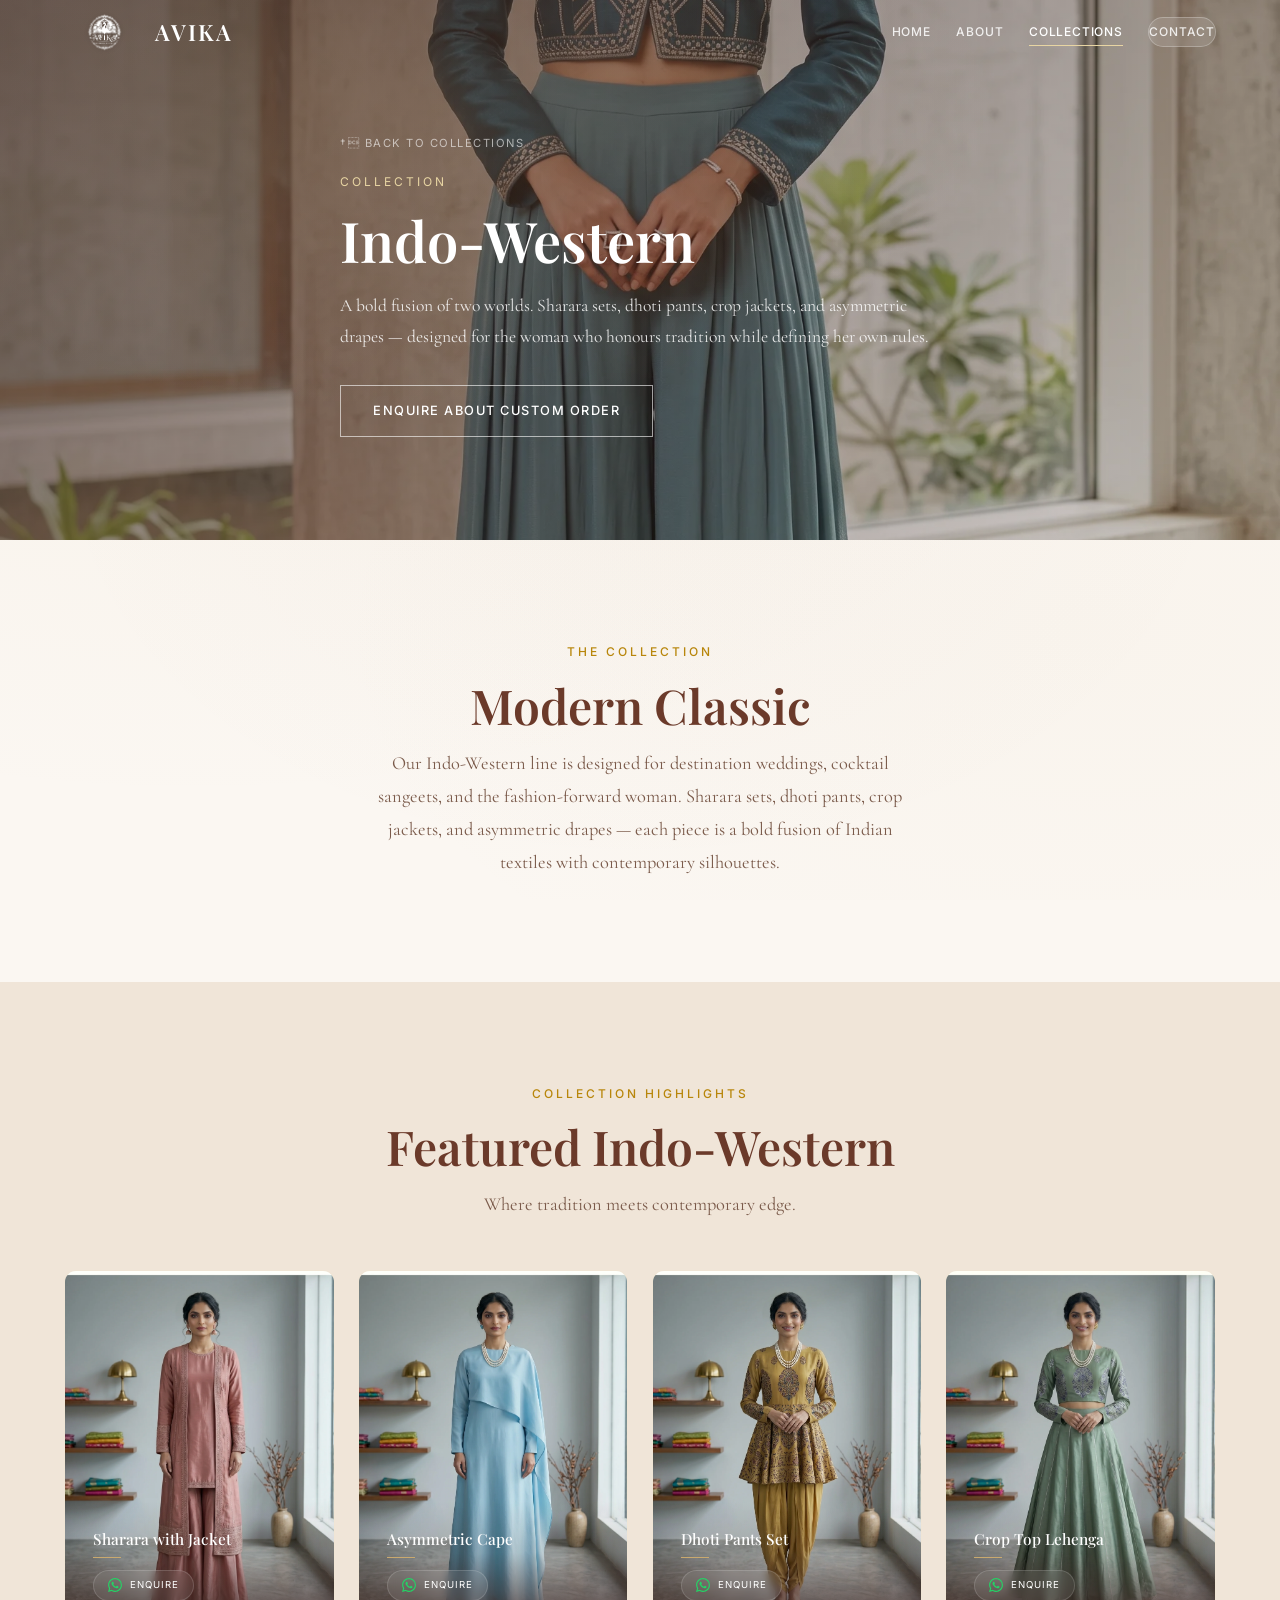
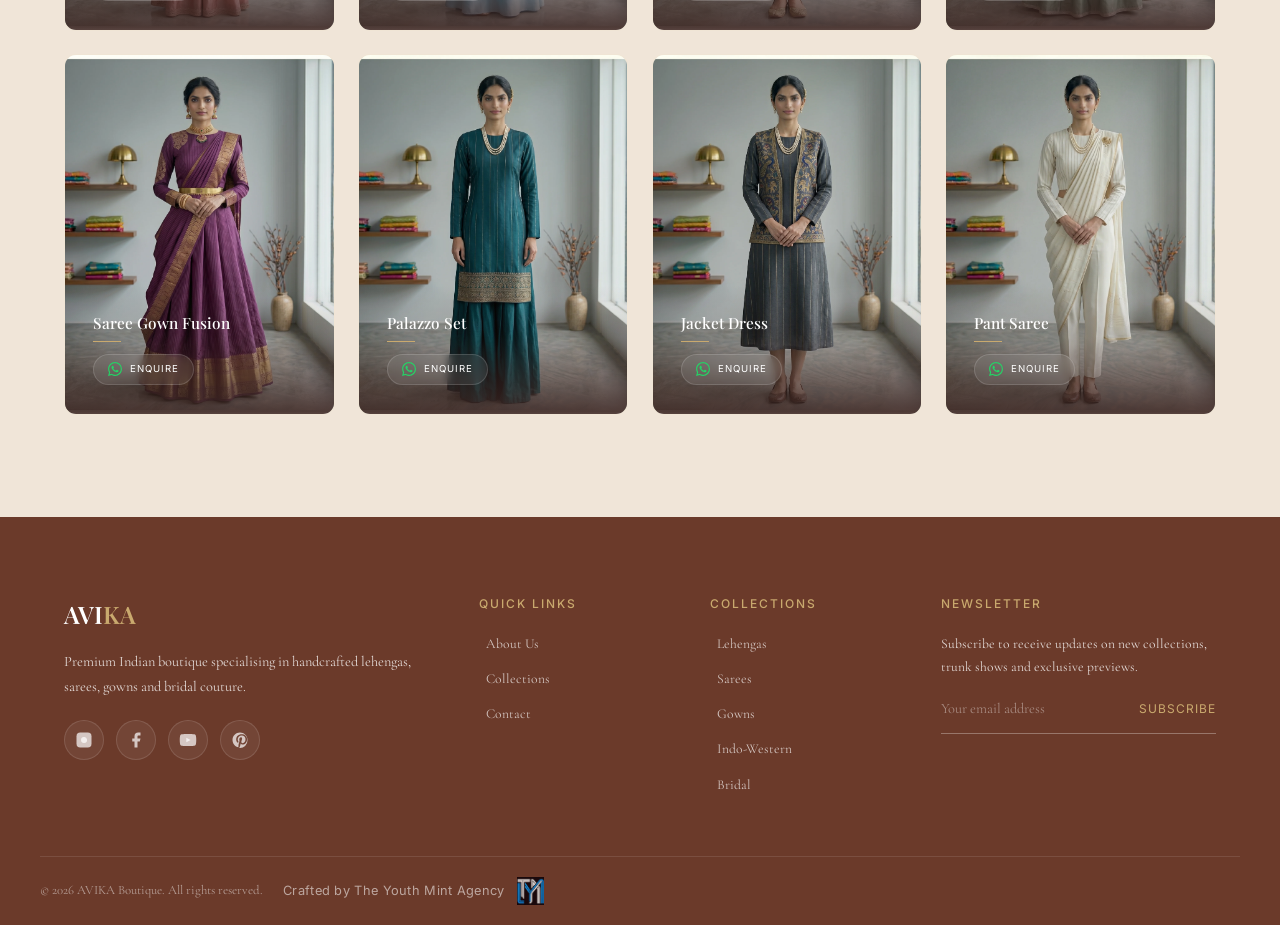
<file: indo-western.html>
<!DOCTYPE html>
<html lang="en">
<head>
  <meta charset="UTF-8">
  <meta name="viewport" content="width=device-width, initial-scale=1.0">
  <title>Indo-Western — AVIKA Boutique</title>
  <link rel="preconnect" href="https://fonts.googleapis.com">
  <link rel="preconnect" href="https://fonts.gstatic.com" crossorigin>
  <link href="https://fonts.googleapis.com/css2?family=Playfair+Display:ital,wght@0,400;0,600;0,700;1,400&family=Cormorant+Garamond:ital,wght@0,400;0,500;0,600;1,400&family=Inter:wght@400;500;600&display=swap" rel="stylesheet">
  <link rel="stylesheet" href="css/style.css">
</head>
<body>
  <header class="header">
    <div class="container header-inner">
      <a href="index.html" class="logo">
        <img src="images/logo.webp" alt="AVIKA"><span class="logo-text">AVI<span>KA</span></span>
      </a>
      <nav class="nav">
        <a href="index.html">Home</a>
        <a href="about.html">About</a>
        <a href="categories.html" class="active">Collections</a>
        <a href="contact.html" class="nav-cta">Contact</a>
      </nav>
      <div class="nav-toggle"><span></span><span></span><span></span></div>
    </div>
  </header>

  <section class="category-hero">
    <div class="category-hero-bg">
      <img src="images/categories/indo-western.webp" alt="Indo-Western">
    </div>
    <div class="container category-hero-content">
      <div class="back-nav"><a href="categories.html" class="back-link">† Back to Collections</a></div>
      <span class="cat-label">Collection</span>
      <h1 class="cat-title">Indo-Western</h1>
      <p class="cat-description">A bold fusion of two worlds. Sharara sets, dhoti pants, crop jackets, and asymmetric drapes — designed for the woman who honours tradition while defining her own rules.</p>
      <a href="contact.html" class="btn btn-outline-light">Enquire About Custom Order</a>
    </div>
  </section>

  <section class="section">
    <div class="container text-center">
      <span class="section-label">The Collection</span>
      <h2 class="section-title">Modern Classic</h2>
      <p class="section-subtitle" style="text-align:center;margin:0 auto;">Our Indo-Western line is designed for destination weddings, cocktail sangeets, and the fashion-forward woman. Sharara sets, dhoti pants, crop jackets, and asymmetric drapes — each piece is a bold fusion of Indian textiles with contemporary silhouettes.</p>
    </div>
  </section>

  <section class="section section-warm">
    <div class="container text-center">
      <span class="section-label">Collection Highlights</span>
      <h2 class="section-title">Featured Indo-Western</h2>
      <p class="section-subtitle">Where tradition meets contemporary edge.</p>
    </div>
    <div class="container cat-collection-grid">
            <div class="cat-col-item fade-in">
        <img src="images/indo-western/item-1.webp" alt="Indo-Western Design">
        <div class="item-overlay">
          <div class="item-label">Sharara with Jacket</div>
          <div class="item-divider"></div>
          <a href="https://wa.me/919999999999?text=Hi%2C%20I%27m%20interested%20in%20the%20Sharara%20with%20Jacket%20from%20the%20Indo-Western%20collection." class="item-whatsapp" target="_blank" rel="noopener">
            <svg viewBox="0 0 24 24"><path d="M17.472 14.382c-.297-.149-1.758-.867-2.03-.967-.273-.099-.471-.148-.67.15-.197.297-.767.966-.94 1.164-.173.199-.347.223-.644.075-.297-.15-1.255-.463-2.39-1.475-.883-.788-1.48-1.761-1.653-2.059-.173-.297-.018-.458.13-.606.134-.133.298-.347.446-.52.149-.174.198-.298.298-.497.099-.198.05-.371-.025-.52-.075-.149-.669-1.612-.916-2.207-.242-.579-.487-.5-.669-.51-.173-.008-.371-.01-.57-.01-.198 0-.52.074-.792.372-.272.297-1.04 1.016-1.04 2.479 0 1.462 1.065 2.875 1.213 3.074.149.198 2.096 3.2 5.077 4.487.709.306 1.262.489 1.694.625.712.227 1.36.195 1.871.118.571-.085 1.758-.719 2.006-1.413.248-.694.248-1.289.173-1.413-.074-.124-.272-.198-.57-.347m-5.421 7.403h-.004a9.87 9.87 0 01-5.031-1.378l-.361-.214-3.741.982.998-3.648-.235-.374a9.86 9.86 0 01-1.51-5.26c.001-5.45 4.436-9.884 9.888-9.884 2.64 0 5.122 1.03 6.988 2.898a9.825 9.825 0 012.893 6.994c-.003 5.45-4.437 9.884-9.885 9.884m8.413-18.297A11.815 11.815 0 0012.05 0C5.495 0 .16 5.335.157 11.892c0 2.096.547 4.142 1.588 5.945L.057 24l6.305-1.654a11.882 11.882 0 005.683 1.448h.005c6.554 0 11.89-5.335 11.893-11.893a11.821 11.821 0 00-3.48-8.413z"/></svg>
            Enquire
          </a>
        </div>
      </div>
            <div class="cat-col-item fade-in">
        <img src="images/indo-western/item-2.webp" alt="Indo-Western Design">
        <div class="item-overlay">
          <div class="item-label">Asymmetric Cape</div>
          <div class="item-divider"></div>
          <a href="https://wa.me/919999999999?text=Hi%2C%20I%27m%20interested%20in%20the%20Asymmetric%20Cape%20from%20the%20Indo-Western%20collection." class="item-whatsapp" target="_blank" rel="noopener">
            <svg viewBox="0 0 24 24"><path d="M17.472 14.382c-.297-.149-1.758-.867-2.03-.967-.273-.099-.471-.148-.67.15-.197.297-.767.966-.94 1.164-.173.199-.347.223-.644.075-.297-.15-1.255-.463-2.39-1.475-.883-.788-1.48-1.761-1.653-2.059-.173-.297-.018-.458.13-.606.134-.133.298-.347.446-.52.149-.174.198-.298.298-.497.099-.198.05-.371-.025-.52-.075-.149-.669-1.612-.916-2.207-.242-.579-.487-.5-.669-.51-.173-.008-.371-.01-.57-.01-.198 0-.52.074-.792.372-.272.297-1.04 1.016-1.04 2.479 0 1.462 1.065 2.875 1.213 3.074.149.198 2.096 3.2 5.077 4.487.709.306 1.262.489 1.694.625.712.227 1.36.195 1.871.118.571-.085 1.758-.719 2.006-1.413.248-.694.248-1.289.173-1.413-.074-.124-.272-.198-.57-.347m-5.421 7.403h-.004a9.87 9.87 0 01-5.031-1.378l-.361-.214-3.741.982.998-3.648-.235-.374a9.86 9.86 0 01-1.51-5.26c.001-5.45 4.436-9.884 9.888-9.884 2.64 0 5.122 1.03 6.988 2.898a9.825 9.825 0 012.893 6.994c-.003 5.45-4.437 9.884-9.885 9.884m8.413-18.297A11.815 11.815 0 0012.05 0C5.495 0 .16 5.335.157 11.892c0 2.096.547 4.142 1.588 5.945L.057 24l6.305-1.654a11.882 11.882 0 005.683 1.448h.005c6.554 0 11.89-5.335 11.893-11.893a11.821 11.821 0 00-3.48-8.413z"/></svg>
            Enquire
          </a>
        </div>
      </div>
            <div class="cat-col-item fade-in">
        <img src="images/indo-western/item-3.webp" alt="Indo-Western Design">
        <div class="item-overlay">
          <div class="item-label">Dhoti Pants Set</div>
          <div class="item-divider"></div>
          <a href="https://wa.me/919999999999?text=Hi%2C%20I%27m%20interested%20in%20the%20Dhoti%20Pants%20Set%20from%20the%20Indo-Western%20collection." class="item-whatsapp" target="_blank" rel="noopener">
            <svg viewBox="0 0 24 24"><path d="M17.472 14.382c-.297-.149-1.758-.867-2.03-.967-.273-.099-.471-.148-.67.15-.197.297-.767.966-.94 1.164-.173.199-.347.223-.644.075-.297-.15-1.255-.463-2.39-1.475-.883-.788-1.48-1.761-1.653-2.059-.173-.297-.018-.458.13-.606.134-.133.298-.347.446-.52.149-.174.198-.298.298-.497.099-.198.05-.371-.025-.52-.075-.149-.669-1.612-.916-2.207-.242-.579-.487-.5-.669-.51-.173-.008-.371-.01-.57-.01-.198 0-.52.074-.792.372-.272.297-1.04 1.016-1.04 2.479 0 1.462 1.065 2.875 1.213 3.074.149.198 2.096 3.2 5.077 4.487.709.306 1.262.489 1.694.625.712.227 1.36.195 1.871.118.571-.085 1.758-.719 2.006-1.413.248-.694.248-1.289.173-1.413-.074-.124-.272-.198-.57-.347m-5.421 7.403h-.004a9.87 9.87 0 01-5.031-1.378l-.361-.214-3.741.982.998-3.648-.235-.374a9.86 9.86 0 01-1.51-5.26c.001-5.45 4.436-9.884 9.888-9.884 2.64 0 5.122 1.03 6.988 2.898a9.825 9.825 0 012.893 6.994c-.003 5.45-4.437 9.884-9.885 9.884m8.413-18.297A11.815 11.815 0 0012.05 0C5.495 0 .16 5.335.157 11.892c0 2.096.547 4.142 1.588 5.945L.057 24l6.305-1.654a11.882 11.882 0 005.683 1.448h.005c6.554 0 11.89-5.335 11.893-11.893a11.821 11.821 0 00-3.48-8.413z"/></svg>
            Enquire
          </a>
        </div>
      </div>
            <div class="cat-col-item fade-in">
        <img src="images/indo-western/item-4.webp" alt="Indo-Western Design">
        <div class="item-overlay">
          <div class="item-label">Crop Top Lehenga</div>
          <div class="item-divider"></div>
          <a href="https://wa.me/919999999999?text=Hi%2C%20I%27m%20interested%20in%20the%20Crop%20Top%20Lehenga%20from%20the%20Indo-Western%20collection." class="item-whatsapp" target="_blank" rel="noopener">
            <svg viewBox="0 0 24 24"><path d="M17.472 14.382c-.297-.149-1.758-.867-2.03-.967-.273-.099-.471-.148-.67.15-.197.297-.767.966-.94 1.164-.173.199-.347.223-.644.075-.297-.15-1.255-.463-2.39-1.475-.883-.788-1.48-1.761-1.653-2.059-.173-.297-.018-.458.13-.606.134-.133.298-.347.446-.52.149-.174.198-.298.298-.497.099-.198.05-.371-.025-.52-.075-.149-.669-1.612-.916-2.207-.242-.579-.487-.5-.669-.51-.173-.008-.371-.01-.57-.01-.198 0-.52.074-.792.372-.272.297-1.04 1.016-1.04 2.479 0 1.462 1.065 2.875 1.213 3.074.149.198 2.096 3.2 5.077 4.487.709.306 1.262.489 1.694.625.712.227 1.36.195 1.871.118.571-.085 1.758-.719 2.006-1.413.248-.694.248-1.289.173-1.413-.074-.124-.272-.198-.57-.347m-5.421 7.403h-.004a9.87 9.87 0 01-5.031-1.378l-.361-.214-3.741.982.998-3.648-.235-.374a9.86 9.86 0 01-1.51-5.26c.001-5.45 4.436-9.884 9.888-9.884 2.64 0 5.122 1.03 6.988 2.898a9.825 9.825 0 012.893 6.994c-.003 5.45-4.437 9.884-9.885 9.884m8.413-18.297A11.815 11.815 0 0012.05 0C5.495 0 .16 5.335.157 11.892c0 2.096.547 4.142 1.588 5.945L.057 24l6.305-1.654a11.882 11.882 0 005.683 1.448h.005c6.554 0 11.89-5.335 11.893-11.893a11.821 11.821 0 00-3.48-8.413z"/></svg>
            Enquire
          </a>
        </div>
      </div>
            <div class="cat-col-item fade-in">
        <img src="images/indo-western/item-5.webp" alt="Indo-Western Design">
        <div class="item-overlay">
          <div class="item-label">Saree Gown Fusion</div>
          <div class="item-divider"></div>
          <a href="https://wa.me/919999999999?text=Hi%2C%20I%27m%20interested%20in%20the%20Saree%20Gown%20Fusion%20from%20the%20Indo-Western%20collection." class="item-whatsapp" target="_blank" rel="noopener">
            <svg viewBox="0 0 24 24"><path d="M17.472 14.382c-.297-.149-1.758-.867-2.03-.967-.273-.099-.471-.148-.67.15-.197.297-.767.966-.94 1.164-.173.199-.347.223-.644.075-.297-.15-1.255-.463-2.39-1.475-.883-.788-1.48-1.761-1.653-2.059-.173-.297-.018-.458.13-.606.134-.133.298-.347.446-.52.149-.174.198-.298.298-.497.099-.198.05-.371-.025-.52-.075-.149-.669-1.612-.916-2.207-.242-.579-.487-.5-.669-.51-.173-.008-.371-.01-.57-.01-.198 0-.52.074-.792.372-.272.297-1.04 1.016-1.04 2.479 0 1.462 1.065 2.875 1.213 3.074.149.198 2.096 3.2 5.077 4.487.709.306 1.262.489 1.694.625.712.227 1.36.195 1.871.118.571-.085 1.758-.719 2.006-1.413.248-.694.248-1.289.173-1.413-.074-.124-.272-.198-.57-.347m-5.421 7.403h-.004a9.87 9.87 0 01-5.031-1.378l-.361-.214-3.741.982.998-3.648-.235-.374a9.86 9.86 0 01-1.51-5.26c.001-5.45 4.436-9.884 9.888-9.884 2.64 0 5.122 1.03 6.988 2.898a9.825 9.825 0 012.893 6.994c-.003 5.45-4.437 9.884-9.885 9.884m8.413-18.297A11.815 11.815 0 0012.05 0C5.495 0 .16 5.335.157 11.892c0 2.096.547 4.142 1.588 5.945L.057 24l6.305-1.654a11.882 11.882 0 005.683 1.448h.005c6.554 0 11.89-5.335 11.893-11.893a11.821 11.821 0 00-3.48-8.413z"/></svg>
            Enquire
          </a>
        </div>
      </div>
            <div class="cat-col-item fade-in">
        <img src="images/indo-western/item-6.webp" alt="Indo-Western Design">
        <div class="item-overlay">
          <div class="item-label">Palazzo Set</div>
          <div class="item-divider"></div>
          <a href="https://wa.me/919999999999?text=Hi%2C%20I%27m%20interested%20in%20the%20Palazzo%20Set%20from%20the%20Indo-Western%20collection." class="item-whatsapp" target="_blank" rel="noopener">
            <svg viewBox="0 0 24 24"><path d="M17.472 14.382c-.297-.149-1.758-.867-2.03-.967-.273-.099-.471-.148-.67.15-.197.297-.767.966-.94 1.164-.173.199-.347.223-.644.075-.297-.15-1.255-.463-2.39-1.475-.883-.788-1.48-1.761-1.653-2.059-.173-.297-.018-.458.13-.606.134-.133.298-.347.446-.52.149-.174.198-.298.298-.497.099-.198.05-.371-.025-.52-.075-.149-.669-1.612-.916-2.207-.242-.579-.487-.5-.669-.51-.173-.008-.371-.01-.57-.01-.198 0-.52.074-.792.372-.272.297-1.04 1.016-1.04 2.479 0 1.462 1.065 2.875 1.213 3.074.149.198 2.096 3.2 5.077 4.487.709.306 1.262.489 1.694.625.712.227 1.36.195 1.871.118.571-.085 1.758-.719 2.006-1.413.248-.694.248-1.289.173-1.413-.074-.124-.272-.198-.57-.347m-5.421 7.403h-.004a9.87 9.87 0 01-5.031-1.378l-.361-.214-3.741.982.998-3.648-.235-.374a9.86 9.86 0 01-1.51-5.26c.001-5.45 4.436-9.884 9.888-9.884 2.64 0 5.122 1.03 6.988 2.898a9.825 9.825 0 012.893 6.994c-.003 5.45-4.437 9.884-9.885 9.884m8.413-18.297A11.815 11.815 0 0012.05 0C5.495 0 .16 5.335.157 11.892c0 2.096.547 4.142 1.588 5.945L.057 24l6.305-1.654a11.882 11.882 0 005.683 1.448h.005c6.554 0 11.89-5.335 11.893-11.893a11.821 11.821 0 00-3.48-8.413z"/></svg>
            Enquire
          </a>
        </div>
      </div>
            <div class="cat-col-item fade-in">
        <img src="images/indo-western/item-7.webp" alt="Indo-Western Design">
        <div class="item-overlay">
          <div class="item-label">Jacket Dress</div>
          <div class="item-divider"></div>
          <a href="https://wa.me/919999999999?text=Hi%2C%20I%27m%20interested%20in%20the%20Jacket%20Dress%20from%20the%20Indo-Western%20collection." class="item-whatsapp" target="_blank" rel="noopener">
            <svg viewBox="0 0 24 24"><path d="M17.472 14.382c-.297-.149-1.758-.867-2.03-.967-.273-.099-.471-.148-.67.15-.197.297-.767.966-.94 1.164-.173.199-.347.223-.644.075-.297-.15-1.255-.463-2.39-1.475-.883-.788-1.48-1.761-1.653-2.059-.173-.297-.018-.458.13-.606.134-.133.298-.347.446-.52.149-.174.198-.298.298-.497.099-.198.05-.371-.025-.52-.075-.149-.669-1.612-.916-2.207-.242-.579-.487-.5-.669-.51-.173-.008-.371-.01-.57-.01-.198 0-.52.074-.792.372-.272.297-1.04 1.016-1.04 2.479 0 1.462 1.065 2.875 1.213 3.074.149.198 2.096 3.2 5.077 4.487.709.306 1.262.489 1.694.625.712.227 1.36.195 1.871.118.571-.085 1.758-.719 2.006-1.413.248-.694.248-1.289.173-1.413-.074-.124-.272-.198-.57-.347m-5.421 7.403h-.004a9.87 9.87 0 01-5.031-1.378l-.361-.214-3.741.982.998-3.648-.235-.374a9.86 9.86 0 01-1.51-5.26c.001-5.45 4.436-9.884 9.888-9.884 2.64 0 5.122 1.03 6.988 2.898a9.825 9.825 0 012.893 6.994c-.003 5.45-4.437 9.884-9.885 9.884m8.413-18.297A11.815 11.815 0 0012.05 0C5.495 0 .16 5.335.157 11.892c0 2.096.547 4.142 1.588 5.945L.057 24l6.305-1.654a11.882 11.882 0 005.683 1.448h.005c6.554 0 11.89-5.335 11.893-11.893a11.821 11.821 0 00-3.48-8.413z"/></svg>
            Enquire
          </a>
        </div>
      </div>
            <div class="cat-col-item fade-in">
        <img src="images/indo-western/item-8.webp" alt="Indo-Western Design">
        <div class="item-overlay">
          <div class="item-label">Pant Saree</div>
          <div class="item-divider"></div>
          <a href="https://wa.me/919999999999?text=Hi%2C%20I%27m%20interested%20in%20the%20Pant%20Saree%20from%20the%20Indo-Western%20collection." class="item-whatsapp" target="_blank" rel="noopener">
            <svg viewBox="0 0 24 24"><path d="M17.472 14.382c-.297-.149-1.758-.867-2.03-.967-.273-.099-.471-.148-.67.15-.197.297-.767.966-.94 1.164-.173.199-.347.223-.644.075-.297-.15-1.255-.463-2.39-1.475-.883-.788-1.48-1.761-1.653-2.059-.173-.297-.018-.458.13-.606.134-.133.298-.347.446-.52.149-.174.198-.298.298-.497.099-.198.05-.371-.025-.52-.075-.149-.669-1.612-.916-2.207-.242-.579-.487-.5-.669-.51-.173-.008-.371-.01-.57-.01-.198 0-.52.074-.792.372-.272.297-1.04 1.016-1.04 2.479 0 1.462 1.065 2.875 1.213 3.074.149.198 2.096 3.2 5.077 4.487.709.306 1.262.489 1.694.625.712.227 1.36.195 1.871.118.571-.085 1.758-.719 2.006-1.413.248-.694.248-1.289.173-1.413-.074-.124-.272-.198-.57-.347m-5.421 7.403h-.004a9.87 9.87 0 01-5.031-1.378l-.361-.214-3.741.982.998-3.648-.235-.374a9.86 9.86 0 01-1.51-5.26c.001-5.45 4.436-9.884 9.888-9.884 2.64 0 5.122 1.03 6.988 2.898a9.825 9.825 0 012.893 6.994c-.003 5.45-4.437 9.884-9.885 9.884m8.413-18.297A11.815 11.815 0 0012.05 0C5.495 0 .16 5.335.157 11.892c0 2.096.547 4.142 1.588 5.945L.057 24l6.305-1.654a11.882 11.882 0 005.683 1.448h.005c6.554 0 11.89-5.335 11.893-11.893a11.821 11.821 0 00-3.48-8.413z"/></svg>
            Enquire
          </a>
        </div>
      </div>
    </div>
  </section>

  <footer class="footer">
    <div class="container footer-grid">
      <div class="footer-brand"><div class="footer-logo">AVI<span>KA</span></div><p>Premium Indian boutique specialising in handcrafted lehengas, sarees, gowns and bridal couture.</p>
        <div style="display:flex;gap:12px;flex-wrap:wrap;">
          <a href="#" class="soc-link" aria-label="Instagram"><svg viewBox="0 0 24 24"><rect x="2" y="2" width="20" height="20" rx="5" ry="5"/><path d="M16 11.37A4 4 0 1 1 12.63 8 4 4 0 0 1 16 11.37z"/><line x1="17.5" y1="6.5" x2="17.51" y2="6.5"/></svg></a>
          <a href="#" class="soc-link" aria-label="Facebook"><svg viewBox="0 0 24 24"><path d="M18 2h-3a5 5 0 0 0-5 5v3H7v4h3v8h4v-8h3l1-4h-4V7a1 1 0 0 1 1-1h3z"/></svg></a>
          <a href="#" class="soc-link" aria-label="YouTube"><svg viewBox="0 0 24 24"><path d="M22.54 6.42a2.78 2.78 0 0 0-1.94-2C18.88 4 12 4 12 4s-6.88 0-8.6.46a2.78 2.78 0 0 0-1.94 2A29 29 0 0 0 1 12a29 29 0 0 0 .46 5.58 2.78 2.78 0 0 0 1.94 2C5.12 20 12 20 12 20s6.88 0 8.6-.46a2.78 2.78 0 0 0 1.94-2A29 29 0 0 0 23 12a29 29 0 0 0-.46-5.58z"/><polygon points="9.75 15.02 15.5 12 9.75 8.98 9.75 15.02"/></svg></a>
          <a href="#" class="soc-link" aria-label="Pinterest"><svg viewBox="0 0 24 24"><path d="M12 2C6.48 2 2 6.48 2 12c0 4.84 3.44 8.87 8 9.8-.11-.87-.2-2.2.04-3.15.22-.87 1.4-5.56 1.4-5.56s-.36-.72-.36-1.78c0-1.67.97-2.92 2.18-2.92 1.03 0 1.53.77 1.53 1.7 0 1.04-.66 2.58-1 4.02-.3 1.2.6 2.18 1.78 2.18 2.14 0 3.78-2.25 3.78-5.5 0-2.87-2.06-4.88-5-4.88-3.4 0-5.4 2.55-5.4 5.2 0 1.03.4 2.14.9 2.74.1.12.1.23.07.36l-.33 1.36c-.05.2-.17.25-.38.15-1.42-.66-2.3-2.73-2.3-4.4 0-3.58 2.6-6.88 7.52-6.88 3.95 0 7.02 2.82 7.02 6.58 0 3.93-2.48 7.1-5.92 7.1-1.16 0-2.24-.6-2.62-1.3l-.71 2.7c-.26.98-.96 2.2-1.43 2.95A10 10 0 0 0 22 12c0-5.52-4.48-10-10-10z"/></svg></a>
        </div>
      </div>
      <div><div class="footer-heading">Quick Links</div>
        <div class="footer-links">
          <a href="about.html">About Us</a><a href="categories.html">Collections</a><a href="contact.html">Contact</a>
        </div>
      </div>
      <div><div class="footer-heading">Collections</div>
        <div class="footer-links">
          <a href="lehengas.html">Lehengas</a><a href="sarees.html">Sarees</a><a href="gowns.html">Gowns</a><a href="indo-western.html">Indo-Western</a><a href="bridal.html">Bridal</a>
        </div>
      </div>
      <div class="footer-newsletter">
        <div class="footer-heading">Newsletter</div>
        <p>Subscribe to receive updates on new collections, trunk shows and exclusive previews.</p>
        <form class="newsletter-form">
          <input type="email" placeholder="Your email address" required>
          <button type="submit">Subscribe</button>
        </form>
      </div>
    </div>
    <div class="container footer-bottom">
      <div class="footer-bottom-inner">
        <span>&copy; 2026 AVIKA Boutique. All rights reserved.</span>
        <a href="#" class="agency-credit">
          <span>Crafted by The Youth Mint Agency</span>
          <img src="images/agency/tym-agency-logo.webp" alt="The Youth Mint">
        </a>
      </div>
    </div>
  </footer>
  <button class="back-to-top" aria-label="Back to top">&#8593;</button>
  <script src="js/main.js"></script>
</body>
</html>
</file>
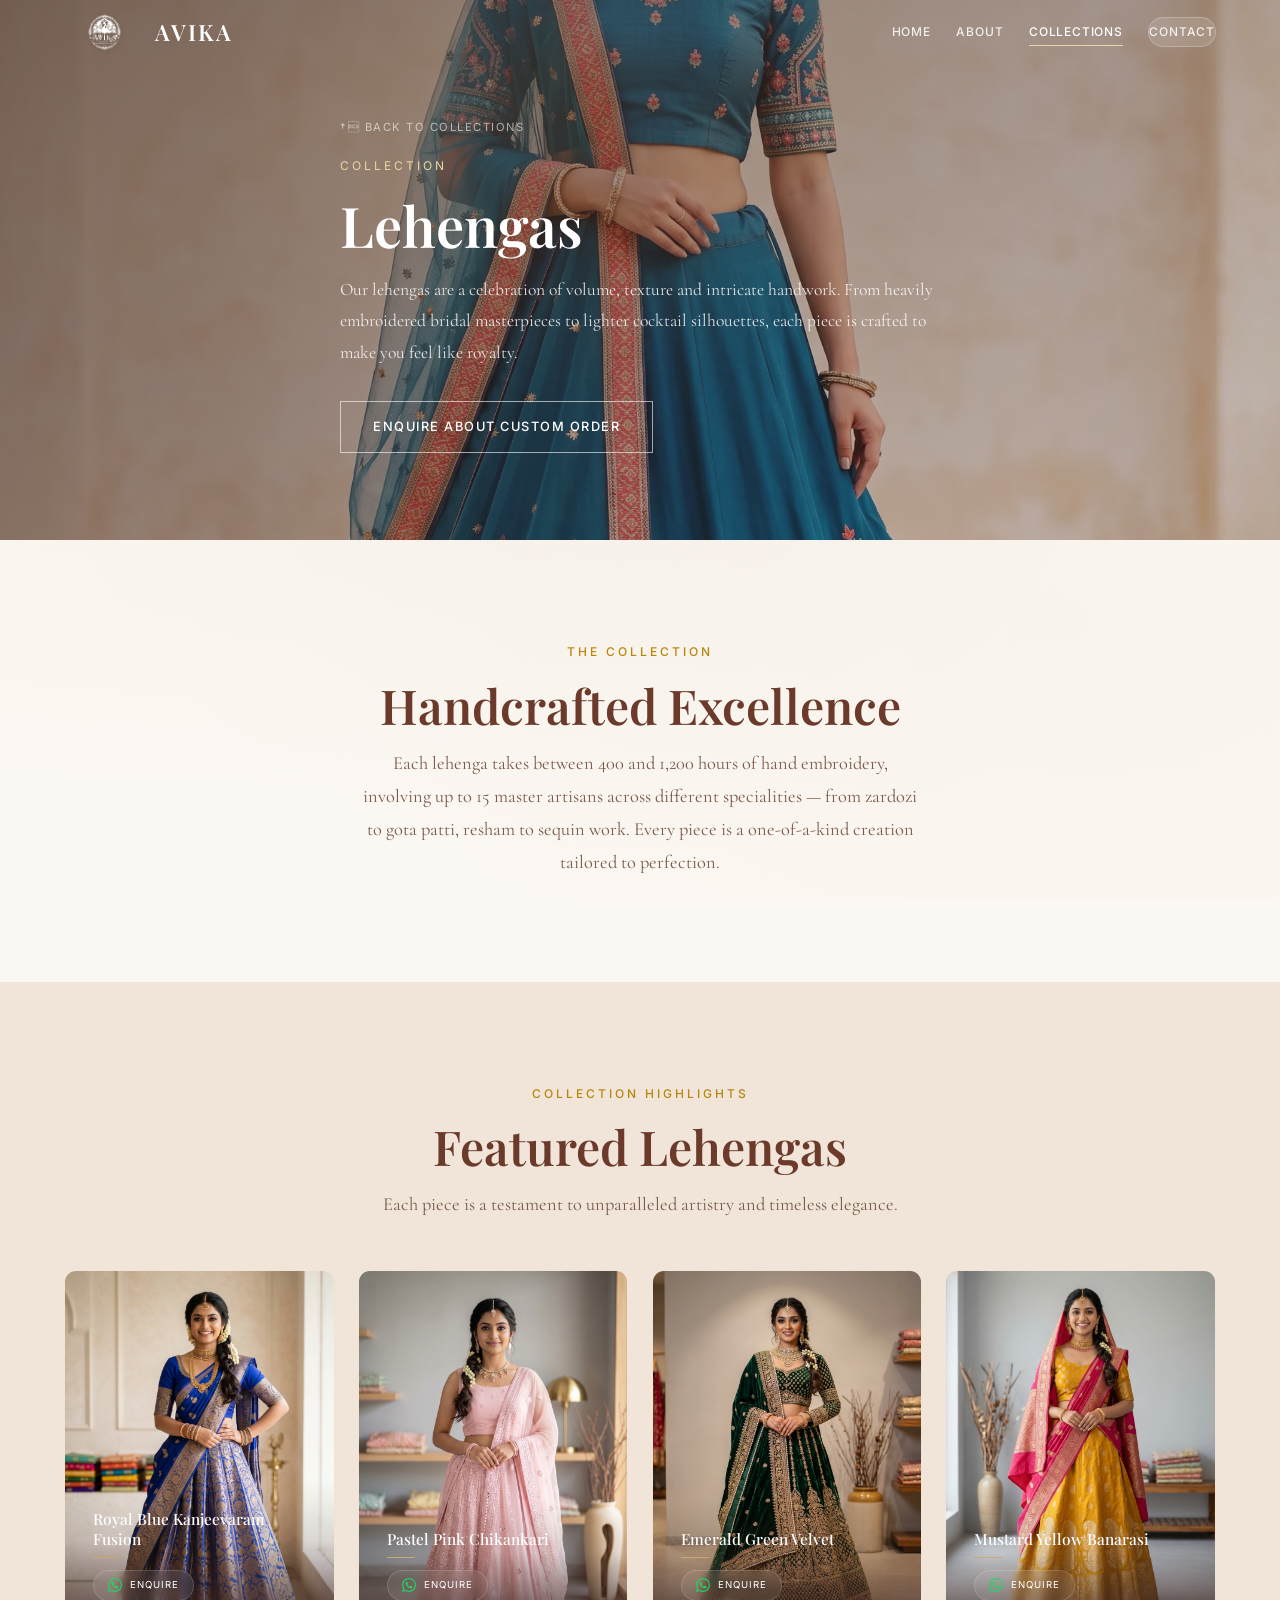
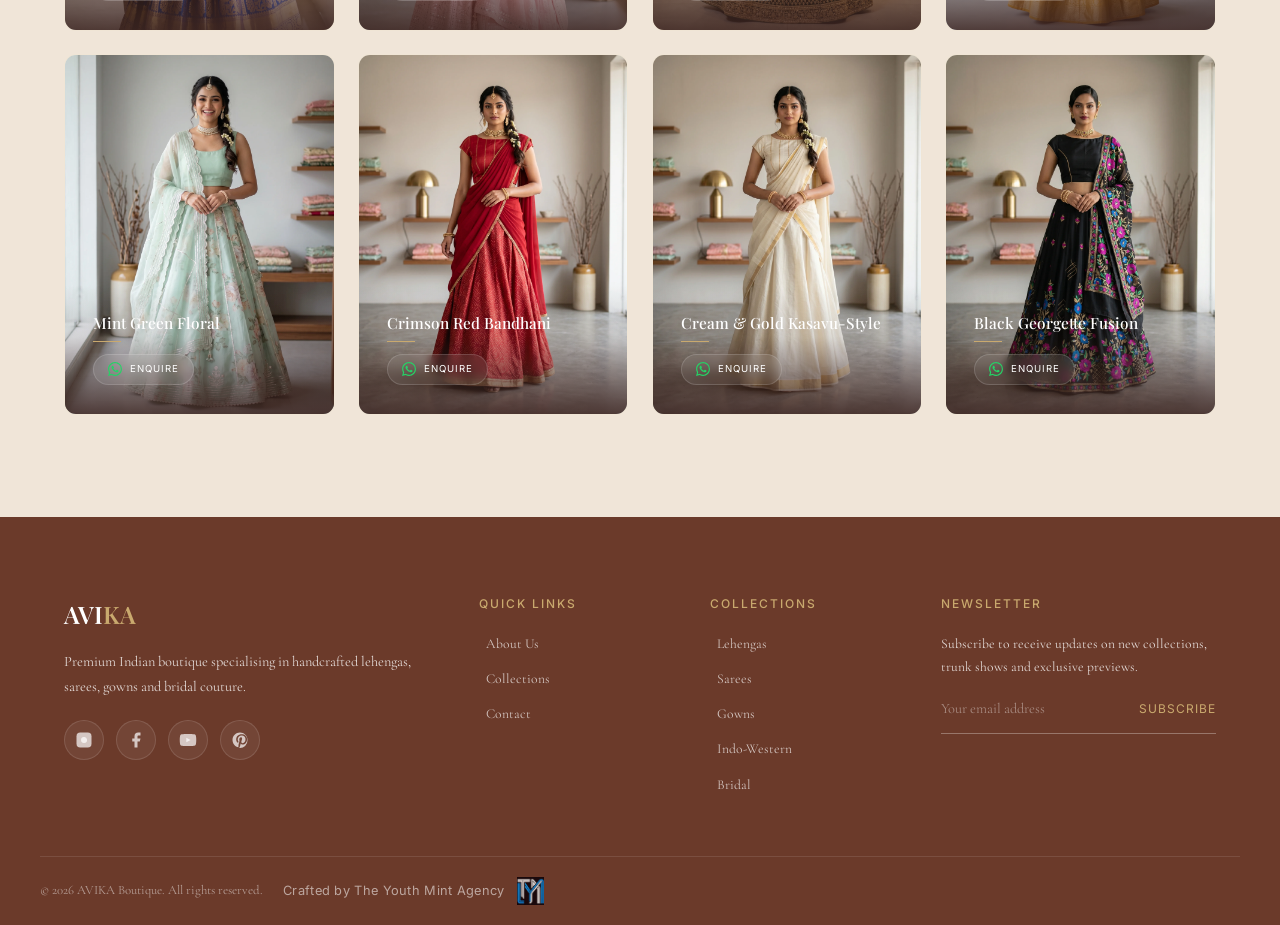
<file: lehengas.html>
<!DOCTYPE html>
<html lang="en">
<head>
  <meta charset="UTF-8">
  <meta name="viewport" content="width=device-width, initial-scale=1.0">
  <meta name="description" content="Explore AVIKA's exquisite lehenga collection — hand-embroidered, voluminous silhouettes for weddings and celebrations.">
  <title>Lehengas — AVIKA Boutique</title>
  <link rel="preconnect" href="https://fonts.googleapis.com">
  <link rel="preconnect" href="https://fonts.gstatic.com" crossorigin>
  <link href="https://fonts.googleapis.com/css2?family=Playfair+Display:ital,wght@0,400;0,600;0,700;1,400&family=Cormorant+Garamond:ital,wght@0,400;0,500;0,600;1,400&family=Inter:wght@400;500;600&display=swap" rel="stylesheet">
  <link rel="stylesheet" href="css/style.css">
</head>
<body>
  <header class="header">
    <div class="container header-inner">
      <a href="index.html" class="logo">
        <img src="images/logo.webp" alt="AVIKA">
        <span class="logo-text">AVI<span>KA</span></span>
      </a>
      <nav class="nav">
        <a href="index.html">Home</a>
        <a href="about.html">About</a>
        <a href="categories.html" class="active">Collections</a>
        <a href="contact.html" class="nav-cta">Contact</a>
      </nav>
      <div class="nav-toggle">
        <span></span><span></span><span></span>
      </div>
    </div>
  </header>

  <section class="category-hero">
    <div class="category-hero-bg">
      <img src="images/categories/lehenga.webp" alt="Lehengas">
    </div>
    <div class="container category-hero-content">
      <div class="back-nav"><a href="categories.html" class="back-link">† Back to Collections</a></div>
      <span class="cat-label">Collection</span>
      <h1 class="cat-title">Lehengas</h1>
      <p class="cat-description">Our lehengas are a celebration of volume, texture and intricate handwork. From heavily embroidered bridal masterpieces to lighter cocktail silhouettes, each piece is crafted to make you feel like royalty.</p>
      <a href="contact.html" class="btn btn-outline-light">Enquire About Custom Order</a>
    </div>
  </section>

  <section class="section">
    <div class="container text-center">
      <span class="section-label">The Collection</span>
      <h2 class="section-title">Handcrafted Excellence</h2>
      <p class="section-subtitle" style="text-align:center;margin:0 auto;">Each lehenga takes between 400 and 1,200 hours of hand embroidery, involving up to 15 master artisans across different specialities — from zardozi to gota patti, resham to sequin work. Every piece is a one-of-a-kind creation tailored to perfection.</p>
    </div>
  </section>

  <!-- Collection Highlights -->
  <section class="section section-warm">
    <div class="container text-center">
      <span class="section-label">Collection Highlights</span>
      <h2 class="section-title">Featured Lehengas</h2>
      <p class="section-subtitle">Each piece is a testament to unparalleled artistry and timeless elegance.</p>
    </div>
    <div class="container cat-collection-grid">
            <div class="cat-col-item fade-in">
        <img src="images/lehengas/item-1.webp" alt="Lehenga Design">
        <div class="item-overlay">
          <div class="item-label">Royal Blue Kanjeevaram Fusion</div>
          <div class="item-divider"></div>
          <a href="https://wa.me/919999999999?text=Hi%2C%20I%27m%20interested%20in%20the%20Royal%20Blue%20Kanjeevaram%20Fusion%20from%20the%20Lehengas%20collection." class="item-whatsapp" target="_blank" rel="noopener">
            <svg viewBox="0 0 24 24"><path d="M17.472 14.382c-.297-.149-1.758-.867-2.03-.967-.273-.099-.471-.148-.67.15-.197.297-.767.966-.94 1.164-.173.199-.347.223-.644.075-.297-.15-1.255-.463-2.39-1.475-.883-.788-1.48-1.761-1.653-2.059-.173-.297-.018-.458.13-.606.134-.133.298-.347.446-.52.149-.174.198-.298.298-.497.099-.198.05-.371-.025-.52-.075-.149-.669-1.612-.916-2.207-.242-.579-.487-.5-.669-.51-.173-.008-.371-.01-.57-.01-.198 0-.52.074-.792.372-.272.297-1.04 1.016-1.04 2.479 0 1.462 1.065 2.875 1.213 3.074.149.198 2.096 3.2 5.077 4.487.709.306 1.262.489 1.694.625.712.227 1.36.195 1.871.118.571-.085 1.758-.719 2.006-1.413.248-.694.248-1.289.173-1.413-.074-.124-.272-.198-.57-.347m-5.421 7.403h-.004a9.87 9.87 0 01-5.031-1.378l-.361-.214-3.741.982.998-3.648-.235-.374a9.86 9.86 0 01-1.51-5.26c.001-5.45 4.436-9.884 9.888-9.884 2.64 0 5.122 1.03 6.988 2.898a9.825 9.825 0 012.893 6.994c-.003 5.45-4.437 9.884-9.885 9.884m8.413-18.297A11.815 11.815 0 0012.05 0C5.495 0 .16 5.335.157 11.892c0 2.096.547 4.142 1.588 5.945L.057 24l6.305-1.654a11.882 11.882 0 005.683 1.448h.005c6.554 0 11.89-5.335 11.893-11.893a11.821 11.821 0 00-3.48-8.413z"/></svg>
            Enquire
          </a>
        </div>
      </div>
            <div class="cat-col-item fade-in">
        <img src="images/lehengas/item-2.webp" alt="Lehenga Design">
        <div class="item-overlay">
          <div class="item-label">Pastel Pink Chikankari</div>
          <div class="item-divider"></div>
          <a href="https://wa.me/919999999999?text=Hi%2C%20I%27m%20interested%20in%20the%20Pastel%20Pink%20Chikankari%20from%20the%20Lehengas%20collection." class="item-whatsapp" target="_blank" rel="noopener">
            <svg viewBox="0 0 24 24"><path d="M17.472 14.382c-.297-.149-1.758-.867-2.03-.967-.273-.099-.471-.148-.67.15-.197.297-.767.966-.94 1.164-.173.199-.347.223-.644.075-.297-.15-1.255-.463-2.39-1.475-.883-.788-1.48-1.761-1.653-2.059-.173-.297-.018-.458.13-.606.134-.133.298-.347.446-.52.149-.174.198-.298.298-.497.099-.198.05-.371-.025-.52-.075-.149-.669-1.612-.916-2.207-.242-.579-.487-.5-.669-.51-.173-.008-.371-.01-.57-.01-.198 0-.52.074-.792.372-.272.297-1.04 1.016-1.04 2.479 0 1.462 1.065 2.875 1.213 3.074.149.198 2.096 3.2 5.077 4.487.709.306 1.262.489 1.694.625.712.227 1.36.195 1.871.118.571-.085 1.758-.719 2.006-1.413.248-.694.248-1.289.173-1.413-.074-.124-.272-.198-.57-.347m-5.421 7.403h-.004a9.87 9.87 0 01-5.031-1.378l-.361-.214-3.741.982.998-3.648-.235-.374a9.86 9.86 0 01-1.51-5.26c.001-5.45 4.436-9.884 9.888-9.884 2.64 0 5.122 1.03 6.988 2.898a9.825 9.825 0 012.893 6.994c-.003 5.45-4.437 9.884-9.885 9.884m8.413-18.297A11.815 11.815 0 0012.05 0C5.495 0 .16 5.335.157 11.892c0 2.096.547 4.142 1.588 5.945L.057 24l6.305-1.654a11.882 11.882 0 005.683 1.448h.005c6.554 0 11.89-5.335 11.893-11.893a11.821 11.821 0 00-3.48-8.413z"/></svg>
            Enquire
          </a>
        </div>
      </div>
            <div class="cat-col-item fade-in">
        <img src="images/lehengas/item-3.webp" alt="Lehenga Design">
        <div class="item-overlay">
          <div class="item-label">Emerald Green Velvet</div>
          <div class="item-divider"></div>
          <a href="https://wa.me/919999999999?text=Hi%2C%20I%27m%20interested%20in%20the%20Emerald%20Green%20Velvet%20from%20the%20Lehengas%20collection." class="item-whatsapp" target="_blank" rel="noopener">
            <svg viewBox="0 0 24 24"><path d="M17.472 14.382c-.297-.149-1.758-.867-2.03-.967-.273-.099-.471-.148-.67.15-.197.297-.767.966-.94 1.164-.173.199-.347.223-.644.075-.297-.15-1.255-.463-2.39-1.475-.883-.788-1.48-1.761-1.653-2.059-.173-.297-.018-.458.13-.606.134-.133.298-.347.446-.52.149-.174.198-.298.298-.497.099-.198.05-.371-.025-.52-.075-.149-.669-1.612-.916-2.207-.242-.579-.487-.5-.669-.51-.173-.008-.371-.01-.57-.01-.198 0-.52.074-.792.372-.272.297-1.04 1.016-1.04 2.479 0 1.462 1.065 2.875 1.213 3.074.149.198 2.096 3.2 5.077 4.487.709.306 1.262.489 1.694.625.712.227 1.36.195 1.871.118.571-.085 1.758-.719 2.006-1.413.248-.694.248-1.289.173-1.413-.074-.124-.272-.198-.57-.347m-5.421 7.403h-.004a9.87 9.87 0 01-5.031-1.378l-.361-.214-3.741.982.998-3.648-.235-.374a9.86 9.86 0 01-1.51-5.26c.001-5.45 4.436-9.884 9.888-9.884 2.64 0 5.122 1.03 6.988 2.898a9.825 9.825 0 012.893 6.994c-.003 5.45-4.437 9.884-9.885 9.884m8.413-18.297A11.815 11.815 0 0012.05 0C5.495 0 .16 5.335.157 11.892c0 2.096.547 4.142 1.588 5.945L.057 24l6.305-1.654a11.882 11.882 0 005.683 1.448h.005c6.554 0 11.89-5.335 11.893-11.893a11.821 11.821 0 00-3.48-8.413z"/></svg>
            Enquire
          </a>
        </div>
      </div>
            <div class="cat-col-item fade-in">
        <img src="images/lehengas/item-4.webp" alt="Lehenga Design">
        <div class="item-overlay">
          <div class="item-label">Mustard Yellow Banarasi</div>
          <div class="item-divider"></div>
          <a href="https://wa.me/919999999999?text=Hi%2C%20I%27m%20interested%20in%20the%20Mustard%20Yellow%20Banarasi%20from%20the%20Lehengas%20collection." class="item-whatsapp" target="_blank" rel="noopener">
            <svg viewBox="0 0 24 24"><path d="M17.472 14.382c-.297-.149-1.758-.867-2.03-.967-.273-.099-.471-.148-.67.15-.197.297-.767.966-.94 1.164-.173.199-.347.223-.644.075-.297-.15-1.255-.463-2.39-1.475-.883-.788-1.48-1.761-1.653-2.059-.173-.297-.018-.458.13-.606.134-.133.298-.347.446-.52.149-.174.198-.298.298-.497.099-.198.05-.371-.025-.52-.075-.149-.669-1.612-.916-2.207-.242-.579-.487-.5-.669-.51-.173-.008-.371-.01-.57-.01-.198 0-.52.074-.792.372-.272.297-1.04 1.016-1.04 2.479 0 1.462 1.065 2.875 1.213 3.074.149.198 2.096 3.2 5.077 4.487.709.306 1.262.489 1.694.625.712.227 1.36.195 1.871.118.571-.085 1.758-.719 2.006-1.413.248-.694.248-1.289.173-1.413-.074-.124-.272-.198-.57-.347m-5.421 7.403h-.004a9.87 9.87 0 01-5.031-1.378l-.361-.214-3.741.982.998-3.648-.235-.374a9.86 9.86 0 01-1.51-5.26c.001-5.45 4.436-9.884 9.888-9.884 2.64 0 5.122 1.03 6.988 2.898a9.825 9.825 0 012.893 6.994c-.003 5.45-4.437 9.884-9.885 9.884m8.413-18.297A11.815 11.815 0 0012.05 0C5.495 0 .16 5.335.157 11.892c0 2.096.547 4.142 1.588 5.945L.057 24l6.305-1.654a11.882 11.882 0 005.683 1.448h.005c6.554 0 11.89-5.335 11.893-11.893a11.821 11.821 0 00-3.48-8.413z"/></svg>
            Enquire
          </a>
        </div>
      </div>
            <div class="cat-col-item fade-in">
        <img src="images/lehengas/item-5.webp" alt="Lehenga Design">
        <div class="item-overlay">
          <div class="item-label">Mint Green Floral</div>
          <div class="item-divider"></div>
          <a href="https://wa.me/919999999999?text=Hi%2C%20I%27m%20interested%20in%20the%20Mint%20Green%20Floral%20from%20the%20Lehengas%20collection." class="item-whatsapp" target="_blank" rel="noopener">
            <svg viewBox="0 0 24 24"><path d="M17.472 14.382c-.297-.149-1.758-.867-2.03-.967-.273-.099-.471-.148-.67.15-.197.297-.767.966-.94 1.164-.173.199-.347.223-.644.075-.297-.15-1.255-.463-2.39-1.475-.883-.788-1.48-1.761-1.653-2.059-.173-.297-.018-.458.13-.606.134-.133.298-.347.446-.52.149-.174.198-.298.298-.497.099-.198.05-.371-.025-.52-.075-.149-.669-1.612-.916-2.207-.242-.579-.487-.5-.669-.51-.173-.008-.371-.01-.57-.01-.198 0-.52.074-.792.372-.272.297-1.04 1.016-1.04 2.479 0 1.462 1.065 2.875 1.213 3.074.149.198 2.096 3.2 5.077 4.487.709.306 1.262.489 1.694.625.712.227 1.36.195 1.871.118.571-.085 1.758-.719 2.006-1.413.248-.694.248-1.289.173-1.413-.074-.124-.272-.198-.57-.347m-5.421 7.403h-.004a9.87 9.87 0 01-5.031-1.378l-.361-.214-3.741.982.998-3.648-.235-.374a9.86 9.86 0 01-1.51-5.26c.001-5.45 4.436-9.884 9.888-9.884 2.64 0 5.122 1.03 6.988 2.898a9.825 9.825 0 012.893 6.994c-.003 5.45-4.437 9.884-9.885 9.884m8.413-18.297A11.815 11.815 0 0012.05 0C5.495 0 .16 5.335.157 11.892c0 2.096.547 4.142 1.588 5.945L.057 24l6.305-1.654a11.882 11.882 0 005.683 1.448h.005c6.554 0 11.89-5.335 11.893-11.893a11.821 11.821 0 00-3.48-8.413z"/></svg>
            Enquire
          </a>
        </div>
      </div>
            <div class="cat-col-item fade-in">
        <img src="images/lehengas/item-6.webp" alt="Lehenga Design">
        <div class="item-overlay">
          <div class="item-label">Crimson Red Bandhani</div>
          <div class="item-divider"></div>
          <a href="https://wa.me/919999999999?text=Hi%2C%20I%27m%20interested%20in%20the%20Crimson%20Red%20Bandhani%20from%20the%20Lehengas%20collection." class="item-whatsapp" target="_blank" rel="noopener">
            <svg viewBox="0 0 24 24"><path d="M17.472 14.382c-.297-.149-1.758-.867-2.03-.967-.273-.099-.471-.148-.67.15-.197.297-.767.966-.94 1.164-.173.199-.347.223-.644.075-.297-.15-1.255-.463-2.39-1.475-.883-.788-1.48-1.761-1.653-2.059-.173-.297-.018-.458.13-.606.134-.133.298-.347.446-.52.149-.174.198-.298.298-.497.099-.198.05-.371-.025-.52-.075-.149-.669-1.612-.916-2.207-.242-.579-.487-.5-.669-.51-.173-.008-.371-.01-.57-.01-.198 0-.52.074-.792.372-.272.297-1.04 1.016-1.04 2.479 0 1.462 1.065 2.875 1.213 3.074.149.198 2.096 3.2 5.077 4.487.709.306 1.262.489 1.694.625.712.227 1.36.195 1.871.118.571-.085 1.758-.719 2.006-1.413.248-.694.248-1.289.173-1.413-.074-.124-.272-.198-.57-.347m-5.421 7.403h-.004a9.87 9.87 0 01-5.031-1.378l-.361-.214-3.741.982.998-3.648-.235-.374a9.86 9.86 0 01-1.51-5.26c.001-5.45 4.436-9.884 9.888-9.884 2.64 0 5.122 1.03 6.988 2.898a9.825 9.825 0 012.893 6.994c-.003 5.45-4.437 9.884-9.885 9.884m8.413-18.297A11.815 11.815 0 0012.05 0C5.495 0 .16 5.335.157 11.892c0 2.096.547 4.142 1.588 5.945L.057 24l6.305-1.654a11.882 11.882 0 005.683 1.448h.005c6.554 0 11.89-5.335 11.893-11.893a11.821 11.821 0 00-3.48-8.413z"/></svg>
            Enquire
          </a>
        </div>
      </div>
            <div class="cat-col-item fade-in">
        <img src="images/lehengas/item-7.webp" alt="Lehenga Design">
        <div class="item-overlay">
          <div class="item-label">Cream & Gold Kasavu-Style</div>
          <div class="item-divider"></div>
          <a href="https://wa.me/919999999999?text=Hi%2C%20I%27m%20interested%20in%20the%20Cream%20%26%20Gold%20Kasavu-Style%20from%20the%20Lehengas%20collection." class="item-whatsapp" target="_blank" rel="noopener">
            <svg viewBox="0 0 24 24"><path d="M17.472 14.382c-.297-.149-1.758-.867-2.03-.967-.273-.099-.471-.148-.67.15-.197.297-.767.966-.94 1.164-.173.199-.347.223-.644.075-.297-.15-1.255-.463-2.39-1.475-.883-.788-1.48-1.761-1.653-2.059-.173-.297-.018-.458.13-.606.134-.133.298-.347.446-.52.149-.174.198-.298.298-.497.099-.198.05-.371-.025-.52-.075-.149-.669-1.612-.916-2.207-.242-.579-.487-.5-.669-.51-.173-.008-.371-.01-.57-.01-.198 0-.52.074-.792.372-.272.297-1.04 1.016-1.04 2.479 0 1.462 1.065 2.875 1.213 3.074.149.198 2.096 3.2 5.077 4.487.709.306 1.262.489 1.694.625.712.227 1.36.195 1.871.118.571-.085 1.758-.719 2.006-1.413.248-.694.248-1.289.173-1.413-.074-.124-.272-.198-.57-.347m-5.421 7.403h-.004a9.87 9.87 0 01-5.031-1.378l-.361-.214-3.741.982.998-3.648-.235-.374a9.86 9.86 0 01-1.51-5.26c.001-5.45 4.436-9.884 9.888-9.884 2.64 0 5.122 1.03 6.988 2.898a9.825 9.825 0 012.893 6.994c-.003 5.45-4.437 9.884-9.885 9.884m8.413-18.297A11.815 11.815 0 0012.05 0C5.495 0 .16 5.335.157 11.892c0 2.096.547 4.142 1.588 5.945L.057 24l6.305-1.654a11.882 11.882 0 005.683 1.448h.005c6.554 0 11.89-5.335 11.893-11.893a11.821 11.821 0 00-3.48-8.413z"/></svg>
            Enquire
          </a>
        </div>
      </div>
            <div class="cat-col-item fade-in">
        <img src="images/lehengas/item-8.webp" alt="Lehenga Design">
        <div class="item-overlay">
          <div class="item-label">Black Georgette Fusion</div>
          <div class="item-divider"></div>
          <a href="https://wa.me/919999999999?text=Hi%2C%20I%27m%20interested%20in%20the%20Black%20Georgette%20Fusion%20from%20the%20Lehengas%20collection." class="item-whatsapp" target="_blank" rel="noopener">
            <svg viewBox="0 0 24 24"><path d="M17.472 14.382c-.297-.149-1.758-.867-2.03-.967-.273-.099-.471-.148-.67.15-.197.297-.767.966-.94 1.164-.173.199-.347.223-.644.075-.297-.15-1.255-.463-2.39-1.475-.883-.788-1.48-1.761-1.653-2.059-.173-.297-.018-.458.13-.606.134-.133.298-.347.446-.52.149-.174.198-.298.298-.497.099-.198.05-.371-.025-.52-.075-.149-.669-1.612-.916-2.207-.242-.579-.487-.5-.669-.51-.173-.008-.371-.01-.57-.01-.198 0-.52.074-.792.372-.272.297-1.04 1.016-1.04 2.479 0 1.462 1.065 2.875 1.213 3.074.149.198 2.096 3.2 5.077 4.487.709.306 1.262.489 1.694.625.712.227 1.36.195 1.871.118.571-.085 1.758-.719 2.006-1.413.248-.694.248-1.289.173-1.413-.074-.124-.272-.198-.57-.347m-5.421 7.403h-.004a9.87 9.87 0 01-5.031-1.378l-.361-.214-3.741.982.998-3.648-.235-.374a9.86 9.86 0 01-1.51-5.26c.001-5.45 4.436-9.884 9.888-9.884 2.64 0 5.122 1.03 6.988 2.898a9.825 9.825 0 012.893 6.994c-.003 5.45-4.437 9.884-9.885 9.884m8.413-18.297A11.815 11.815 0 0012.05 0C5.495 0 .16 5.335.157 11.892c0 2.096.547 4.142 1.588 5.945L.057 24l6.305-1.654a11.882 11.882 0 005.683 1.448h.005c6.554 0 11.89-5.335 11.893-11.893a11.821 11.821 0 00-3.48-8.413z"/></svg>
            Enquire
          </a>
        </div>
      </div>
    </div>
  </section>

  <footer class="footer">
    <div class="container footer-grid">
      <div class="footer-brand">
        <div class="footer-logo">AVI<span>KA</span></div>
        <p>Premium Indian boutique specialising in handcrafted lehengas, sarees, gowns and bridal couture.</p>
        <div style="display:flex;gap:12px;flex-wrap:wrap;">
          <a href="#" class="soc-link" aria-label="Instagram">
            <svg viewBox="0 0 24 24"><rect x="2" y="2" width="20" height="20" rx="5" ry="5"/><path d="M16 11.37A4 4 0 1 1 12.63 8 4 4 0 0 1 16 11.37z"/><line x1="17.5" y1="6.5" x2="17.51" y2="6.5"/></svg>
          </a>
          <a href="#" class="soc-link" aria-label="Facebook">
            <svg viewBox="0 0 24 24"><path d="M18 2h-3a5 5 0 0 0-5 5v3H7v4h3v8h4v-8h3l1-4h-4V7a1 1 0 0 1 1-1h3z"/></svg>
          </a>
          <a href="#" class="soc-link" aria-label="YouTube">
            <svg viewBox="0 0 24 24"><path d="M22.54 6.42a2.78 2.78 0 0 0-1.94-2C18.88 4 12 4 12 4s-6.88 0-8.6.46a2.78 2.78 0 0 0-1.94 2A29 29 0 0 0 1 12a29 29 0 0 0 .46 5.58 2.78 2.78 0 0 0 1.94 2C5.12 20 12 20 12 20s6.88 0 8.6-.46a2.78 2.78 0 0 0 1.94-2A29 29 0 0 0 23 12a29 29 0 0 0-.46-5.58z"/><polygon points="9.75 15.02 15.5 12 9.75 8.98 9.75 15.02"/></svg>
          </a>
          <a href="#" class="soc-link" aria-label="Pinterest">
            <svg viewBox="0 0 24 24"><path d="M12 2C6.48 2 2 6.48 2 12c0 4.84 3.44 8.87 8 9.8-.11-.87-.2-2.2.04-3.15.22-.87 1.4-5.56 1.4-5.56s-.36-.72-.36-1.78c0-1.67.97-2.92 2.18-2.92 1.03 0 1.53.77 1.53 1.7 0 1.04-.66 2.58-1 4.02-.3 1.2.6 2.18 1.78 2.18 2.14 0 3.78-2.25 3.78-5.5 0-2.87-2.06-4.88-5-4.88-3.4 0-5.4 2.55-5.4 5.2 0 1.03.4 2.14.9 2.74.1.12.1.23.07.36l-.33 1.36c-.05.2-.17.25-.38.15-1.42-.66-2.3-2.73-2.3-4.4 0-3.58 2.6-6.88 7.52-6.88 3.95 0 7.02 2.82 7.02 6.58 0 3.93-2.48 7.1-5.92 7.1-1.16 0-2.24-.6-2.62-1.3l-.71 2.7c-.26.98-.96 2.2-1.43 2.95A10 10 0 0 0 22 12c0-5.52-4.48-10-10-10z"/></svg>
          </a>
        </div>
      </div>
      <div>
        <div class="footer-heading">Quick Links</div>
        <div class="footer-links">
          <a href="about.html">About Us</a>
          <a href="categories.html">Collections</a>
          <a href="contact.html">Contact</a>
        </div>
      </div>
      <div>
        <div class="footer-heading">Collections</div>
        <div class="footer-links">
          <a href="lehengas.html">Lehengas</a>
          <a href="sarees.html">Sarees</a>
          <a href="gowns.html">Gowns</a>
          <a href="indo-western.html">Indo-Western</a>
          <a href="bridal.html">Bridal</a>
        </div>
      </div>
      <div class="footer-newsletter">
        <div class="footer-heading">Newsletter</div>
        <p>Subscribe to receive updates on new collections, trunk shows and exclusive previews.</p>
        <form class="newsletter-form">
          <input type="email" placeholder="Your email address" required>
          <button type="submit">Subscribe</button>
        </form>
      </div>
    </div>
    <div class="container footer-bottom">
      <div class="footer-bottom-inner">
        <span>&copy; 2026 AVIKA Boutique. All rights reserved.</span>
        <a href="#" class="agency-credit">
          <span>Crafted by The Youth Mint Agency</span>
          <img src="images/agency/tym-agency-logo.webp" alt="The Youth Mint">
        </a>
      </div>
    </div>
  </footer>
  <button class="back-to-top" aria-label="Back to top">&#8593;</button>
  <script src="js/main.js"></script>
</body>
</html>
</file>
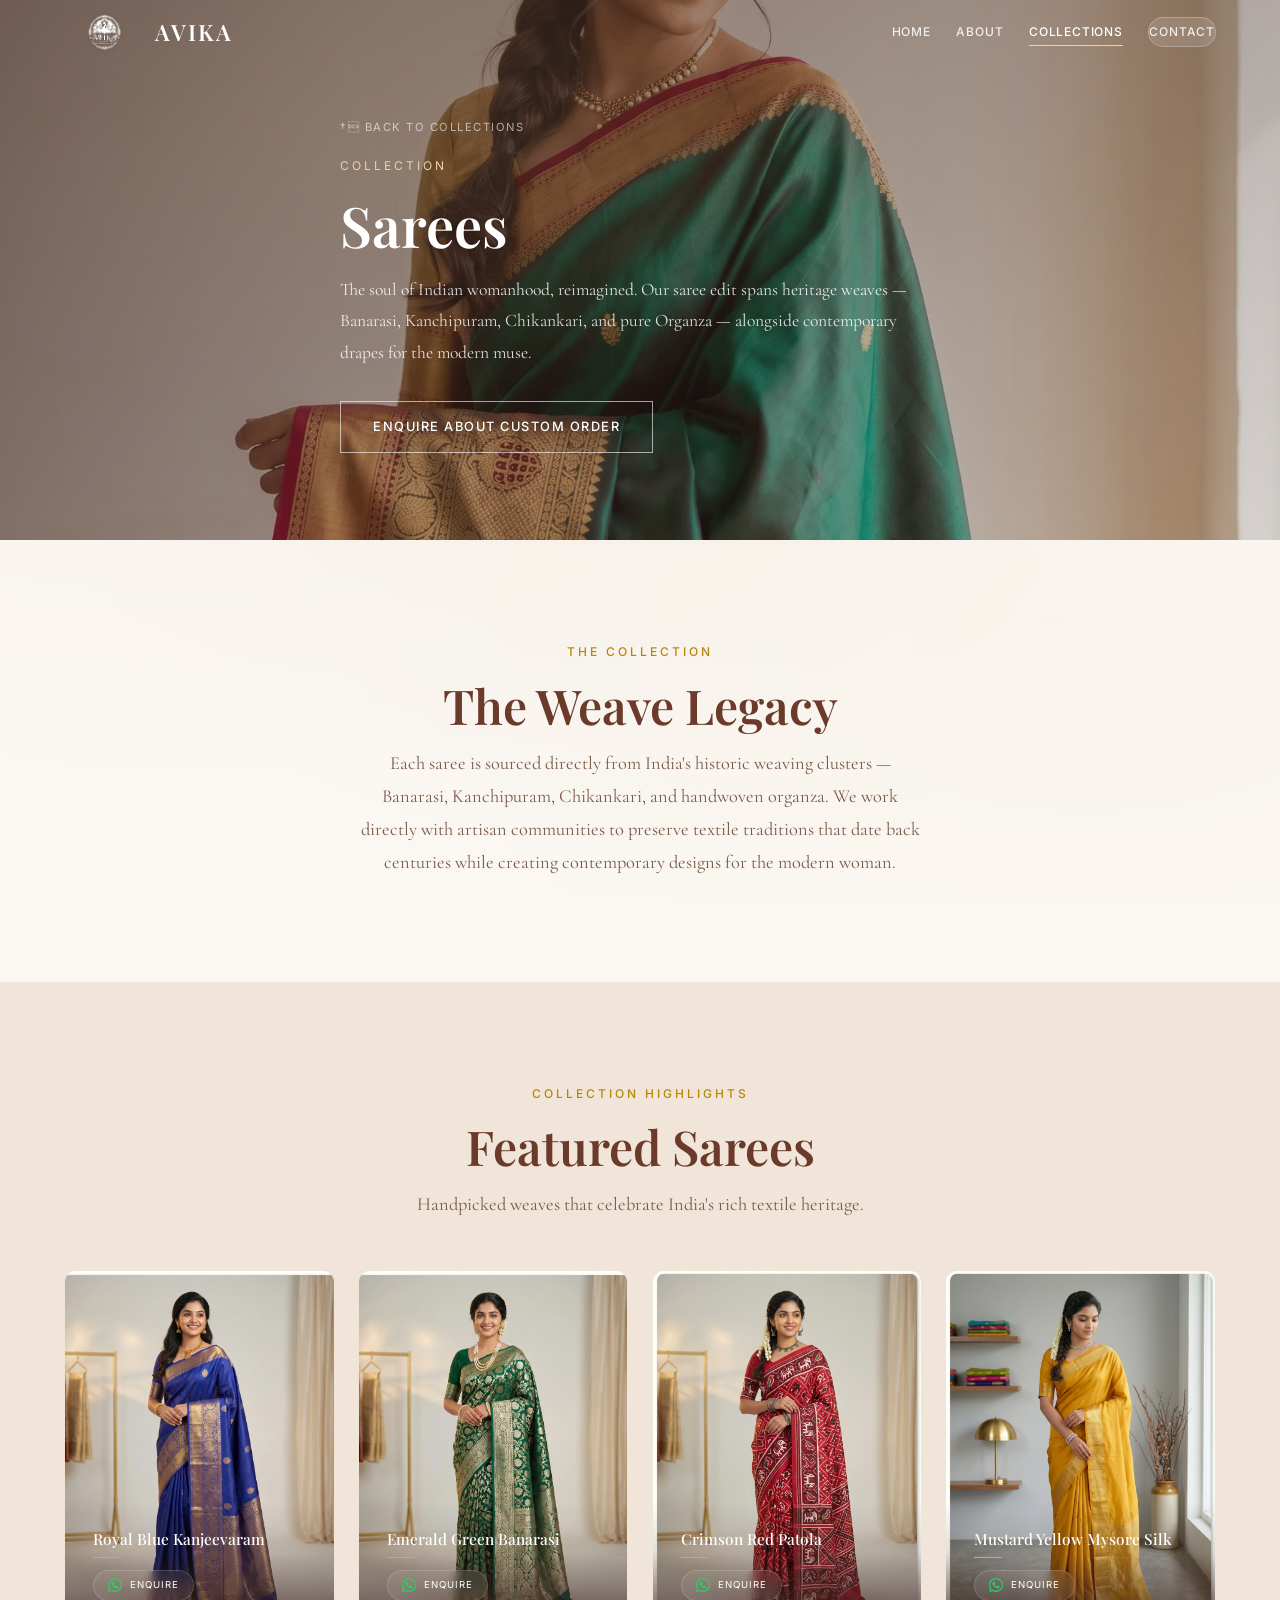
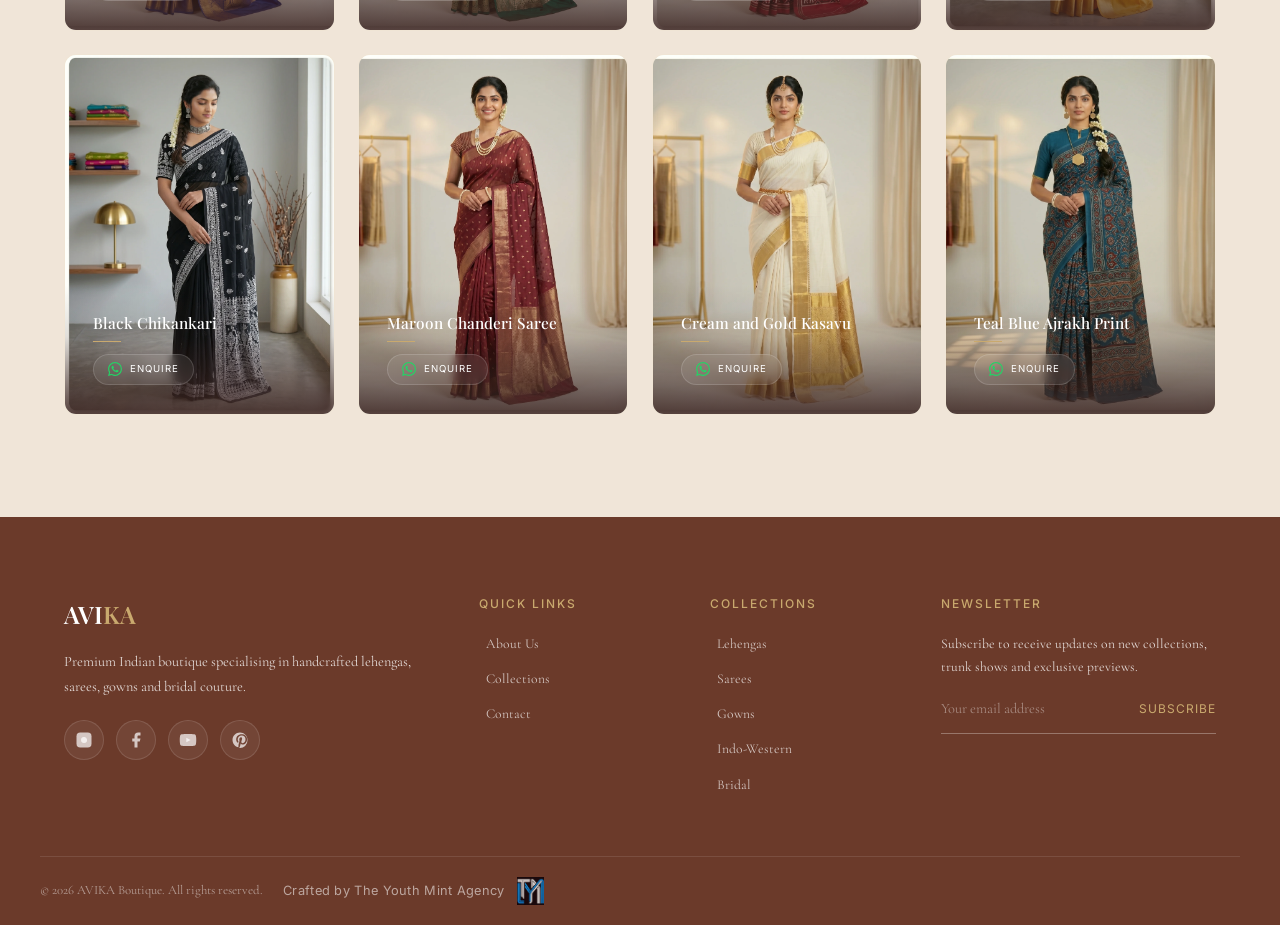
<file: sarees.html>
<!DOCTYPE html>
<html lang="en">
<head>
  <meta charset="UTF-8">
  <meta name="viewport" content="width=device-width, initial-scale=1.0">
  <meta name="description" content="Discover AVIKA's curated saree collection — pure silks, handloom weaves, and contemporary designs for every occasion.">
  <title>Sarees — AVIKA Boutique</title>
  <link rel="preconnect" href="https://fonts.googleapis.com">
  <link rel="preconnect" href="https://fonts.gstatic.com" crossorigin>
  <link href="https://fonts.googleapis.com/css2?family=Playfair+Display:ital,wght@0,400;0,600;0,700;1,400&family=Cormorant+Garamond:ital,wght@0,400;0,500;0,600;1,400&family=Inter:wght@400;500;600&display=swap" rel="stylesheet">
  <link rel="stylesheet" href="css/style.css">
</head>
<body>
  <header class="header">
    <div class="container header-inner">
      <a href="index.html" class="logo">
        <img src="images/logo.webp" alt="AVIKA">
        <span class="logo-text">AVI<span>KA</span></span>
      </a>
      <nav class="nav">
        <a href="index.html">Home</a>
        <a href="about.html">About</a>
        <a href="categories.html" class="active">Collections</a>
        <a href="contact.html" class="nav-cta">Contact</a>
      </nav>
      <div class="nav-toggle">
        <span></span><span></span><span></span>
      </div>
    </div>
  </header>

  <section class="category-hero">
    <div class="category-hero-bg">
      <img src="images/categories/saree.webp" alt="Sarees">
    </div>
    <div class="container category-hero-content">
      <div class="back-nav"><a href="categories.html" class="back-link">† Back to Collections</a></div>
      <span class="cat-label">Collection</span>
      <h1 class="cat-title">Sarees</h1>
      <p class="cat-description">The soul of Indian womanhood, reimagined. Our saree edit spans heritage weaves — Banarasi, Kanchipuram, Chikankari, and pure Organza — alongside contemporary drapes for the modern muse.</p>
      <a href="contact.html" class="btn btn-outline-light">Enquire About Custom Order</a>
    </div>
  </section>

  <section class="section">
    <div class="container text-center">
      <span class="section-label">The Collection</span>
      <h2 class="section-title">The Weave Legacy</h2>
      <p class="section-subtitle" style="text-align:center;margin:0 auto;">Each saree is sourced directly from India's historic weaving clusters — Banarasi, Kanchipuram, Chikankari, and handwoven organza. We work directly with artisan communities to preserve textile traditions that date back centuries while creating contemporary designs for the modern woman.</p>
    </div>
  </section>

  <section class="section section-warm">
    <div class="container text-center">
      <span class="section-label">Collection Highlights</span>
      <h2 class="section-title">Featured Sarees</h2>
      <p class="section-subtitle">Handpicked weaves that celebrate India's rich textile heritage.</p>
    </div>
    <div class="container cat-collection-grid">
            <div class="cat-col-item fade-in">
        <img src="images/sarees/item-1.webp" alt="Saree Design">
        <div class="item-overlay">
          <div class="item-label">Royal Blue Kanjeevaram</div>
          <div class="item-divider"></div>
          <a href="https://wa.me/919999999999?text=Hi%2C%20I%27m%20interested%20in%20the%20Royal%20Blue%20Kanjeevaram%20from%20the%20Sarees%20collection." class="item-whatsapp" target="_blank" rel="noopener">
            <svg viewBox="0 0 24 24"><path d="M17.472 14.382c-.297-.149-1.758-.867-2.03-.967-.273-.099-.471-.148-.67.15-.197.297-.767.966-.94 1.164-.173.199-.347.223-.644.075-.297-.15-1.255-.463-2.39-1.475-.883-.788-1.48-1.761-1.653-2.059-.173-.297-.018-.458.13-.606.134-.133.298-.347.446-.52.149-.174.198-.298.298-.497.099-.198.05-.371-.025-.52-.075-.149-.669-1.612-.916-2.207-.242-.579-.487-.5-.669-.51-.173-.008-.371-.01-.57-.01-.198 0-.52.074-.792.372-.272.297-1.04 1.016-1.04 2.479 0 1.462 1.065 2.875 1.213 3.074.149.198 2.096 3.2 5.077 4.487.709.306 1.262.489 1.694.625.712.227 1.36.195 1.871.118.571-.085 1.758-.719 2.006-1.413.248-.694.248-1.289.173-1.413-.074-.124-.272-.198-.57-.347m-5.421 7.403h-.004a9.87 9.87 0 01-5.031-1.378l-.361-.214-3.741.982.998-3.648-.235-.374a9.86 9.86 0 01-1.51-5.26c.001-5.45 4.436-9.884 9.888-9.884 2.64 0 5.122 1.03 6.988 2.898a9.825 9.825 0 012.893 6.994c-.003 5.45-4.437 9.884-9.885 9.884m8.413-18.297A11.815 11.815 0 0012.05 0C5.495 0 .16 5.335.157 11.892c0 2.096.547 4.142 1.588 5.945L.057 24l6.305-1.654a11.882 11.882 0 005.683 1.448h.005c6.554 0 11.89-5.335 11.893-11.893a11.821 11.821 0 00-3.48-8.413z"/></svg>
            Enquire
          </a>
        </div>
      </div>
            <div class="cat-col-item fade-in">
        <img src="images/sarees/item-2.webp" alt="Saree Design">
        <div class="item-overlay">
          <div class="item-label">Emerald Green Banarasi</div>
          <div class="item-divider"></div>
          <a href="https://wa.me/919999999999?text=Hi%2C%20I%27m%20interested%20in%20the%20Emerald%20Green%20Banarasi%20from%20the%20Sarees%20collection." class="item-whatsapp" target="_blank" rel="noopener">
            <svg viewBox="0 0 24 24"><path d="M17.472 14.382c-.297-.149-1.758-.867-2.03-.967-.273-.099-.471-.148-.67.15-.197.297-.767.966-.94 1.164-.173.199-.347.223-.644.075-.297-.15-1.255-.463-2.39-1.475-.883-.788-1.48-1.761-1.653-2.059-.173-.297-.018-.458.13-.606.134-.133.298-.347.446-.52.149-.174.198-.298.298-.497.099-.198.05-.371-.025-.52-.075-.149-.669-1.612-.916-2.207-.242-.579-.487-.5-.669-.51-.173-.008-.371-.01-.57-.01-.198 0-.52.074-.792.372-.272.297-1.04 1.016-1.04 2.479 0 1.462 1.065 2.875 1.213 3.074.149.198 2.096 3.2 5.077 4.487.709.306 1.262.489 1.694.625.712.227 1.36.195 1.871.118.571-.085 1.758-.719 2.006-1.413.248-.694.248-1.289.173-1.413-.074-.124-.272-.198-.57-.347m-5.421 7.403h-.004a9.87 9.87 0 01-5.031-1.378l-.361-.214-3.741.982.998-3.648-.235-.374a9.86 9.86 0 01-1.51-5.26c.001-5.45 4.436-9.884 9.888-9.884 2.64 0 5.122 1.03 6.988 2.898a9.825 9.825 0 012.893 6.994c-.003 5.45-4.437 9.884-9.885 9.884m8.413-18.297A11.815 11.815 0 0012.05 0C5.495 0 .16 5.335.157 11.892c0 2.096.547 4.142 1.588 5.945L.057 24l6.305-1.654a11.882 11.882 0 005.683 1.448h.005c6.554 0 11.89-5.335 11.893-11.893a11.821 11.821 0 00-3.48-8.413z"/></svg>
            Enquire
          </a>
        </div>
      </div>
            <div class="cat-col-item fade-in">
        <img src="images/sarees/item-3.webp" alt="Saree Design">
        <div class="item-overlay">
          <div class="item-label">Crimson Red Patola</div>
          <div class="item-divider"></div>
          <a href="https://wa.me/919999999999?text=Hi%2C%20I%27m%20interested%20in%20the%20Crimson%20Red%20Patola%20from%20the%20Sarees%20collection." class="item-whatsapp" target="_blank" rel="noopener">
            <svg viewBox="0 0 24 24"><path d="M17.472 14.382c-.297-.149-1.758-.867-2.03-.967-.273-.099-.471-.148-.67.15-.197.297-.767.966-.94 1.164-.173.199-.347.223-.644.075-.297-.15-1.255-.463-2.39-1.475-.883-.788-1.48-1.761-1.653-2.059-.173-.297-.018-.458.13-.606.134-.133.298-.347.446-.52.149-.174.198-.298.298-.497.099-.198.05-.371-.025-.52-.075-.149-.669-1.612-.916-2.207-.242-.579-.487-.5-.669-.51-.173-.008-.371-.01-.57-.01-.198 0-.52.074-.792.372-.272.297-1.04 1.016-1.04 2.479 0 1.462 1.065 2.875 1.213 3.074.149.198 2.096 3.2 5.077 4.487.709.306 1.262.489 1.694.625.712.227 1.36.195 1.871.118.571-.085 1.758-.719 2.006-1.413.248-.694.248-1.289.173-1.413-.074-.124-.272-.198-.57-.347m-5.421 7.403h-.004a9.87 9.87 0 01-5.031-1.378l-.361-.214-3.741.982.998-3.648-.235-.374a9.86 9.86 0 01-1.51-5.26c.001-5.45 4.436-9.884 9.888-9.884 2.64 0 5.122 1.03 6.988 2.898a9.825 9.825 0 012.893 6.994c-.003 5.45-4.437 9.884-9.885 9.884m8.413-18.297A11.815 11.815 0 0012.05 0C5.495 0 .16 5.335.157 11.892c0 2.096.547 4.142 1.588 5.945L.057 24l6.305-1.654a11.882 11.882 0 005.683 1.448h.005c6.554 0 11.89-5.335 11.893-11.893a11.821 11.821 0 00-3.48-8.413z"/></svg>
            Enquire
          </a>
        </div>
      </div>
            <div class="cat-col-item fade-in">
        <img src="images/sarees/item-4.webp" alt="Saree Design">
        <div class="item-overlay">
          <div class="item-label">Mustard Yellow Mysore Silk</div>
          <div class="item-divider"></div>
          <a href="https://wa.me/919999999999?text=Hi%2C%20I%27m%20interested%20in%20the%20Mustard%20Yellow%20Mysore%20Silk%20from%20the%20Sarees%20collection." class="item-whatsapp" target="_blank" rel="noopener">
            <svg viewBox="0 0 24 24"><path d="M17.472 14.382c-.297-.149-1.758-.867-2.03-.967-.273-.099-.471-.148-.67.15-.197.297-.767.966-.94 1.164-.173.199-.347.223-.644.075-.297-.15-1.255-.463-2.39-1.475-.883-.788-1.48-1.761-1.653-2.059-.173-.297-.018-.458.13-.606.134-.133.298-.347.446-.52.149-.174.198-.298.298-.497.099-.198.05-.371-.025-.52-.075-.149-.669-1.612-.916-2.207-.242-.579-.487-.5-.669-.51-.173-.008-.371-.01-.57-.01-.198 0-.52.074-.792.372-.272.297-1.04 1.016-1.04 2.479 0 1.462 1.065 2.875 1.213 3.074.149.198 2.096 3.2 5.077 4.487.709.306 1.262.489 1.694.625.712.227 1.36.195 1.871.118.571-.085 1.758-.719 2.006-1.413.248-.694.248-1.289.173-1.413-.074-.124-.272-.198-.57-.347m-5.421 7.403h-.004a9.87 9.87 0 01-5.031-1.378l-.361-.214-3.741.982.998-3.648-.235-.374a9.86 9.86 0 01-1.51-5.26c.001-5.45 4.436-9.884 9.888-9.884 2.64 0 5.122 1.03 6.988 2.898a9.825 9.825 0 012.893 6.994c-.003 5.45-4.437 9.884-9.885 9.884m8.413-18.297A11.815 11.815 0 0012.05 0C5.495 0 .16 5.335.157 11.892c0 2.096.547 4.142 1.588 5.945L.057 24l6.305-1.654a11.882 11.882 0 005.683 1.448h.005c6.554 0 11.89-5.335 11.893-11.893a11.821 11.821 0 00-3.48-8.413z"/></svg>
            Enquire
          </a>
        </div>
      </div>
            <div class="cat-col-item fade-in">
        <img src="images/sarees/item-5.webp" alt="Saree Design">
        <div class="item-overlay">
          <div class="item-label">Black Chikankari</div>
          <div class="item-divider"></div>
          <a href="https://wa.me/919999999999?text=Hi%2C%20I%27m%20interested%20in%20the%20Black%20Chikankari%20from%20the%20Sarees%20collection." class="item-whatsapp" target="_blank" rel="noopener">
            <svg viewBox="0 0 24 24"><path d="M17.472 14.382c-.297-.149-1.758-.867-2.03-.967-.273-.099-.471-.148-.67.15-.197.297-.767.966-.94 1.164-.173.199-.347.223-.644.075-.297-.15-1.255-.463-2.39-1.475-.883-.788-1.48-1.761-1.653-2.059-.173-.297-.018-.458.13-.606.134-.133.298-.347.446-.52.149-.174.198-.298.298-.497.099-.198.05-.371-.025-.52-.075-.149-.669-1.612-.916-2.207-.242-.579-.487-.5-.669-.51-.173-.008-.371-.01-.57-.01-.198 0-.52.074-.792.372-.272.297-1.04 1.016-1.04 2.479 0 1.462 1.065 2.875 1.213 3.074.149.198 2.096 3.2 5.077 4.487.709.306 1.262.489 1.694.625.712.227 1.36.195 1.871.118.571-.085 1.758-.719 2.006-1.413.248-.694.248-1.289.173-1.413-.074-.124-.272-.198-.57-.347m-5.421 7.403h-.004a9.87 9.87 0 01-5.031-1.378l-.361-.214-3.741.982.998-3.648-.235-.374a9.86 9.86 0 01-1.51-5.26c.001-5.45 4.436-9.884 9.888-9.884 2.64 0 5.122 1.03 6.988 2.898a9.825 9.825 0 012.893 6.994c-.003 5.45-4.437 9.884-9.885 9.884m8.413-18.297A11.815 11.815 0 0012.05 0C5.495 0 .16 5.335.157 11.892c0 2.096.547 4.142 1.588 5.945L.057 24l6.305-1.654a11.882 11.882 0 005.683 1.448h.005c6.554 0 11.89-5.335 11.893-11.893a11.821 11.821 0 00-3.48-8.413z"/></svg>
            Enquire
          </a>
        </div>
      </div>
            <div class="cat-col-item fade-in">
        <img src="images/sarees/item-6.webp" alt="Saree Design">
        <div class="item-overlay">
          <div class="item-label">Maroon Chanderi Saree</div>
          <div class="item-divider"></div>
          <a href="https://wa.me/919999999999?text=Hi%2C%20I%27m%20interested%20in%20the%20Maroon%20Chanderi%20Saree%20from%20the%20Sarees%20collection." class="item-whatsapp" target="_blank" rel="noopener">
            <svg viewBox="0 0 24 24"><path d="M17.472 14.382c-.297-.149-1.758-.867-2.03-.967-.273-.099-.471-.148-.67.15-.197.297-.767.966-.94 1.164-.173.199-.347.223-.644.075-.297-.15-1.255-.463-2.39-1.475-.883-.788-1.48-1.761-1.653-2.059-.173-.297-.018-.458.13-.606.134-.133.298-.347.446-.52.149-.174.198-.298.298-.497.099-.198.05-.371-.025-.52-.075-.149-.669-1.612-.916-2.207-.242-.579-.487-.5-.669-.51-.173-.008-.371-.01-.57-.01-.198 0-.52.074-.792.372-.272.297-1.04 1.016-1.04 2.479 0 1.462 1.065 2.875 1.213 3.074.149.198 2.096 3.2 5.077 4.487.709.306 1.262.489 1.694.625.712.227 1.36.195 1.871.118.571-.085 1.758-.719 2.006-1.413.248-.694.248-1.289.173-1.413-.074-.124-.272-.198-.57-.347m-5.421 7.403h-.004a9.87 9.87 0 01-5.031-1.378l-.361-.214-3.741.982.998-3.648-.235-.374a9.86 9.86 0 01-1.51-5.26c.001-5.45 4.436-9.884 9.888-9.884 2.64 0 5.122 1.03 6.988 2.898a9.825 9.825 0 012.893 6.994c-.003 5.45-4.437 9.884-9.885 9.884m8.413-18.297A11.815 11.815 0 0012.05 0C5.495 0 .16 5.335.157 11.892c0 2.096.547 4.142 1.588 5.945L.057 24l6.305-1.654a11.882 11.882 0 005.683 1.448h.005c6.554 0 11.89-5.335 11.893-11.893a11.821 11.821 0 00-3.48-8.413z"/></svg>
            Enquire
          </a>
        </div>
      </div>
            <div class="cat-col-item fade-in">
        <img src="images/sarees/item-7.webp" alt="Saree Design">
        <div class="item-overlay">
          <div class="item-label">Cream and Gold Kasavu</div>
          <div class="item-divider"></div>
          <a href="https://wa.me/919999999999?text=Hi%2C%20I%27m%20interested%20in%20the%20Cream%20and%20Gold%20Kasavu%20from%20the%20Sarees%20collection." class="item-whatsapp" target="_blank" rel="noopener">
            <svg viewBox="0 0 24 24"><path d="M17.472 14.382c-.297-.149-1.758-.867-2.03-.967-.273-.099-.471-.148-.67.15-.197.297-.767.966-.94 1.164-.173.199-.347.223-.644.075-.297-.15-1.255-.463-2.39-1.475-.883-.788-1.48-1.761-1.653-2.059-.173-.297-.018-.458.13-.606.134-.133.298-.347.446-.52.149-.174.198-.298.298-.497.099-.198.05-.371-.025-.52-.075-.149-.669-1.612-.916-2.207-.242-.579-.487-.5-.669-.51-.173-.008-.371-.01-.57-.01-.198 0-.52.074-.792.372-.272.297-1.04 1.016-1.04 2.479 0 1.462 1.065 2.875 1.213 3.074.149.198 2.096 3.2 5.077 4.487.709.306 1.262.489 1.694.625.712.227 1.36.195 1.871.118.571-.085 1.758-.719 2.006-1.413.248-.694.248-1.289.173-1.413-.074-.124-.272-.198-.57-.347m-5.421 7.403h-.004a9.87 9.87 0 01-5.031-1.378l-.361-.214-3.741.982.998-3.648-.235-.374a9.86 9.86 0 01-1.51-5.26c.001-5.45 4.436-9.884 9.888-9.884 2.64 0 5.122 1.03 6.988 2.898a9.825 9.825 0 012.893 6.994c-.003 5.45-4.437 9.884-9.885 9.884m8.413-18.297A11.815 11.815 0 0012.05 0C5.495 0 .16 5.335.157 11.892c0 2.096.547 4.142 1.588 5.945L.057 24l6.305-1.654a11.882 11.882 0 005.683 1.448h.005c6.554 0 11.89-5.335 11.893-11.893a11.821 11.821 0 00-3.48-8.413z"/></svg>
            Enquire
          </a>
        </div>
      </div>
            <div class="cat-col-item fade-in">
        <img src="images/sarees/item-8.webp" alt="Saree Design">
        <div class="item-overlay">
          <div class="item-label">Teal Blue Ajrakh Print</div>
          <div class="item-divider"></div>
          <a href="https://wa.me/919999999999?text=Hi%2C%20I%27m%20interested%20in%20the%20Teal%20Blue%20Ajrakh%20Print%20from%20the%20Sarees%20collection." class="item-whatsapp" target="_blank" rel="noopener">
            <svg viewBox="0 0 24 24"><path d="M17.472 14.382c-.297-.149-1.758-.867-2.03-.967-.273-.099-.471-.148-.67.15-.197.297-.767.966-.94 1.164-.173.199-.347.223-.644.075-.297-.15-1.255-.463-2.39-1.475-.883-.788-1.48-1.761-1.653-2.059-.173-.297-.018-.458.13-.606.134-.133.298-.347.446-.52.149-.174.198-.298.298-.497.099-.198.05-.371-.025-.52-.075-.149-.669-1.612-.916-2.207-.242-.579-.487-.5-.669-.51-.173-.008-.371-.01-.57-.01-.198 0-.52.074-.792.372-.272.297-1.04 1.016-1.04 2.479 0 1.462 1.065 2.875 1.213 3.074.149.198 2.096 3.2 5.077 4.487.709.306 1.262.489 1.694.625.712.227 1.36.195 1.871.118.571-.085 1.758-.719 2.006-1.413.248-.694.248-1.289.173-1.413-.074-.124-.272-.198-.57-.347m-5.421 7.403h-.004a9.87 9.87 0 01-5.031-1.378l-.361-.214-3.741.982.998-3.648-.235-.374a9.86 9.86 0 01-1.51-5.26c.001-5.45 4.436-9.884 9.888-9.884 2.64 0 5.122 1.03 6.988 2.898a9.825 9.825 0 012.893 6.994c-.003 5.45-4.437 9.884-9.885 9.884m8.413-18.297A11.815 11.815 0 0012.05 0C5.495 0 .16 5.335.157 11.892c0 2.096.547 4.142 1.588 5.945L.057 24l6.305-1.654a11.882 11.882 0 005.683 1.448h.005c6.554 0 11.89-5.335 11.893-11.893a11.821 11.821 0 00-3.48-8.413z"/></svg>
            Enquire
          </a>
        </div>
      </div>
    </div>
  </section>

  <footer class="footer">
    <div class="container footer-grid">
      <div class="footer-brand">
        <div class="footer-logo">AVI<span>KA</span></div>
        <p>Premium Indian boutique specialising in handcrafted lehengas, sarees, gowns and bridal couture.</p>
        <div style="display:flex;gap:12px;flex-wrap:wrap;">
          <a href="#" class="soc-link" aria-label="Instagram"><svg viewBox="0 0 24 24"><rect x="2" y="2" width="20" height="20" rx="5" ry="5"/><path d="M16 11.37A4 4 0 1 1 12.63 8 4 4 0 0 1 16 11.37z"/><line x1="17.5" y1="6.5" x2="17.51" y2="6.5"/></svg></a>
          <a href="#" class="soc-link" aria-label="Facebook"><svg viewBox="0 0 24 24"><path d="M18 2h-3a5 5 0 0 0-5 5v3H7v4h3v8h4v-8h3l1-4h-4V7a1 1 0 0 1 1-1h3z"/></svg></a>
          <a href="#" class="soc-link" aria-label="YouTube"><svg viewBox="0 0 24 24"><path d="M22.54 6.42a2.78 2.78 0 0 0-1.94-2C18.88 4 12 4 12 4s-6.88 0-8.6.46a2.78 2.78 0 0 0-1.94 2A29 29 0 0 0 1 12a29 29 0 0 0 .46 5.58 2.78 2.78 0 0 0 1.94 2C5.12 20 12 20 12 20s6.88 0 8.6-.46a2.78 2.78 0 0 0 1.94-2A29 29 0 0 0 23 12a29 29 0 0 0-.46-5.58z"/><polygon points="9.75 15.02 15.5 12 9.75 8.98 9.75 15.02"/></svg></a>
          <a href="#" class="soc-link" aria-label="Pinterest"><svg viewBox="0 0 24 24"><path d="M12 2C6.48 2 2 6.48 2 12c0 4.84 3.44 8.87 8 9.8-.11-.87-.2-2.2.04-3.15.22-.87 1.4-5.56 1.4-5.56s-.36-.72-.36-1.78c0-1.67.97-2.92 2.18-2.92 1.03 0 1.53.77 1.53 1.7 0 1.04-.66 2.58-1 4.02-.3 1.2.6 2.18 1.78 2.18 2.14 0 3.78-2.25 3.78-5.5 0-2.87-2.06-4.88-5-4.88-3.4 0-5.4 2.55-5.4 5.2 0 1.03.4 2.14.9 2.74.1.12.1.23.07.36l-.33 1.36c-.05.2-.17.25-.38.15-1.42-.66-2.3-2.73-2.3-4.4 0-3.58 2.6-6.88 7.52-6.88 3.95 0 7.02 2.82 7.02 6.58 0 3.93-2.48 7.1-5.92 7.1-1.16 0-2.24-.6-2.62-1.3l-.71 2.7c-.26.98-.96 2.2-1.43 2.95A10 10 0 0 0 22 12c0-5.52-4.48-10-10-10z"/></svg></a>
        </div>
      </div>
      <div>
        <div class="footer-heading">Quick Links</div>
        <div class="footer-links">
          <a href="about.html">About Us</a>
          <a href="categories.html">Collections</a>
          <a href="contact.html">Contact</a>
        </div>
      </div>
      <div>
        <div class="footer-heading">Collections</div>
        <div class="footer-links">
          <a href="lehengas.html">Lehengas</a>
          <a href="sarees.html">Sarees</a>
          <a href="gowns.html">Gowns</a>
          <a href="indo-western.html">Indo-Western</a>
          <a href="bridal.html">Bridal</a>
        </div>
      </div>
      <div class="footer-newsletter">
        <div class="footer-heading">Newsletter</div>
        <p>Subscribe to receive updates on new collections, trunk shows and exclusive previews.</p>
        <form class="newsletter-form">
          <input type="email" placeholder="Your email address" required>
          <button type="submit">Subscribe</button>
        </form>
      </div>
    </div>
    <div class="container footer-bottom">
      <div class="footer-bottom-inner">
        <span>&copy; 2026 AVIKA Boutique. All rights reserved.</span>
        <a href="#" class="agency-credit">
          <span>Crafted by The Youth Mint Agency</span>
          <img src="images/agency/tym-agency-logo.webp" alt="The Youth Mint">
        </a>
      </div>
    </div>
  </footer>
  <button class="back-to-top" aria-label="Back to top">&#8593;</button>
  <script src="js/main.js"></script>
</body>
</html>
</file>
<file: css/style.css>
/* ============================================
   AVIKA — Premium Indian Boutique
   Master Stylesheet v2 — Fully Responsive
   ============================================ */

/* --- Variables --- */
:root {
  --color-primary: #B8860B;
  --color-primary-light: #D4A843;
  --color-primary-dark: #8B6508;
  --color-secondary: #6B3A2A;
  --color-accent: #C53A3A;
  --color-bg: #FBF7F2;
  --color-bg-alt: #F5EDE3;
  --color-bg-cream: #F2E8DD;
  --color-bg-warm: #F0E5D8;
  --color-bg-subtle: #F8F2EB;
  --color-bg-champagne: #F3EADE;
  --color-bg-ivory: #FDF9F5;
  --color-bg-linen: #F2EBE2;
  --color-text: #3E2723;
  --color-text-light: #7A5A4A;
  --color-text-muted: #A08070;
  --color-border: #E0D5C8;
  --color-border-light: #EDE4DA;
  --color-border-luxury: rgba(201, 169, 110, 0.12);
  --color-white: #FFFFFF;
  --color-gold: #C9A96E;
  --color-gold-light: #E8D5A3;

  --font-heading: 'Playfair Display', Georgia, serif;
  --font-body: 'Cormorant Garamond', 'Lora', Georgia, serif;
  --font-nav: 'Inter', -apple-system, sans-serif;

  --transition: 0.35s cubic-bezier(0.25, 0.46, 0.45, 0.94);
  --shadow-sm: 0 1px 3px rgba(62, 39, 35, 0.04);
  --shadow-md: 0 4px 20px rgba(62, 39, 35, 0.06);
  --shadow-lg: 0 8px 40px rgba(62, 39, 35, 0.08);
  --shadow-gold: 0 4px 20px rgba(201, 169, 110, 0.25);
  --shadow-card: 0 2px 12px rgba(62, 39, 35, 0.04);
  --shadow-warm: 0 4px 24px rgba(201, 169, 110, 0.08);
  --radius: 8px;
  --max-width: 1200px;
  --header-h: 64px;
}

/* --- Reset & Base --- */
*, *::before, *::after {
  margin: 0; padding: 0; box-sizing: border-box;
}
html { scroll-behavior: smooth; font-size: 16px; }
body {
  font-family: var(--font-body);
  color: var(--color-text);
  background: var(--color-bg);
  background-image:
    radial-gradient(ellipse at 15% 30%, rgba(201,169,110,0.06) 0%, transparent 60%),
    radial-gradient(ellipse at 85% 70%, rgba(201,169,110,0.04) 0%, transparent 50%),
    radial-gradient(ellipse at 50% 50%, rgba(107,58,42,0.02) 0%, transparent 70%);
  background-attachment: fixed;
  line-height: 1.7;
  -webkit-font-smoothing: antialiased;
  overflow-x: hidden;
}
img { max-width: 100%; height: auto; display: block; }
a { color: inherit; text-decoration: none; transition: var(--transition); }
ul { list-style: none; }

.container {
  width: 100%;
  max-width: var(--max-width);
  margin: 0 auto;
  padding: 0 24px;
}
@media (max-width: 480px) {
  .container { padding: 0 16px; }
}
@media (max-width: 360px) {
  .container { padding: 0 12px; }
}

.section {
  padding: clamp(48px, 8vw, 120px) 0;
  position: relative;
}
.section::before {
  content: none;
}
.section::after {
  content: none;
}

/* --- Luxury Section Backgrounds --- */
.section-alt {
  background: var(--color-bg-alt);
}
.section-alt::before {
  opacity: 1;
}
.section-cream {
  background: var(--color-bg-cream);
}
.section-cream::before {
  opacity: 1;
}
.section-warm {
  background: var(--color-bg-warm);
}
.section-warm::before {
  opacity: 1;
}
.section-subtle {
  background: var(--color-bg-subtle);
}
.section-subtle::before {
  opacity: 1;
}
.section-champagne {
  background: var(--color-bg-champagne);
}
.section-champagne::before {
  opacity: 1;
}
.section-ivory {
  background: var(--color-bg-ivory);
}
.section-linen {
  background: var(--color-bg-linen);
}
.section-linen::before {
  opacity: 1;
}
.section-divider {
  width: 100%;
  height: 1px;
  background: linear-gradient(to right, transparent, var(--color-border), transparent);
  margin: 0 auto;
}
.section-divider-gold {
  width: 60px;
  height: 2px;
  background: var(--color-gold);
  margin: clamp(20px, 3vw, 40px) auto;
  border-radius: 2px;
}

.section-label {
  font-family: var(--font-nav);
  font-size: clamp(0.65rem, 1.5vw, 0.75rem);
  letter-spacing: 3px;
  text-transform: uppercase;
  color: var(--color-primary);
  display: block;
  margin-bottom: 12px;
  font-weight: 500;
}
.section-title {
  font-family: var(--font-heading);
  font-size: clamp(1.4rem, 4vw, 3rem);
  font-weight: 600;
  color: var(--color-secondary);
  line-height: 1.25;
  margin-bottom: 12px;
}
@media (max-width: 360px) {
  .section-title { font-size: 1.25rem; }
}
.section-subtitle {
  font-size: clamp(0.85rem, 1.8vw, 1.15rem);
  color: var(--color-text-light);
  max-width: 560px;
  line-height: 1.8;
}
@media (max-width: 360px) {
  .section-subtitle { font-size: 0.8rem; }
}
.text-center { text-align: center; }
.text-center .section-subtitle { margin: 0 auto; }

/* --- Buttons --- */
.btn {
  display: inline-flex;
  align-items: center;
  gap: 10px;
  font-family: var(--font-nav);
  font-size: 0.8rem;
  font-weight: 500;
  letter-spacing: 1.5px;
  text-transform: uppercase;
  padding: 14px 32px;
  border: none;
  cursor: pointer;
  transition: var(--transition);
  text-align: center;
}
@media (max-width: 480px) {
  .btn { width: 100%; justify-content: center; padding: 14px 24px; font-size: 0.75rem; }
}
.btn-primary { background: var(--color-primary); color: var(--color-white); }
.btn-primary:hover {
  background: var(--color-primary-dark);
  transform: translateY(-2px);
  box-shadow: 0 6px 24px rgba(201, 169, 110, 0.35);
}
.btn-outline {
  background: transparent;
  color: var(--color-secondary);
  border: 1px solid var(--color-secondary);
}
.btn-outline:hover { background: var(--color-secondary); color: var(--color-white); transform: translateY(-2px); box-shadow: 0 4px 16px rgba(62, 39, 35, 0.15); }
.btn-outline-light {
  background: transparent;
  color: var(--color-white);
  border: 1px solid rgba(255,255,255,0.6);
}
.btn-outline-light:hover { background: var(--color-white); color: var(--color-secondary); transform: translateY(-2px); box-shadow: 0 4px 20px rgba(0,0,0,0.15); }

/* --- Header / Navigation --- */
.header {
  position: fixed;
  top: 0; left: 0;
  width: 100%;
  z-index: 1000;
  background: transparent;
  border-bottom: 1px solid transparent;
  transition: background 0.5s cubic-bezier(0.25, 0.46, 0.45, 0.94),
              border-color 0.5s cubic-bezier(0.25, 0.46, 0.45, 0.94),
              box-shadow 0.5s cubic-bezier(0.25, 0.46, 0.45, 0.94);
}
.header.scrolled {
  background: rgba(255, 252, 248, 0.82);
  backdrop-filter: blur(16px) saturate(1.3);
  -webkit-backdrop-filter: blur(16px) saturate(1.3);
  border-bottom: 1px solid rgba(232, 221, 208, 0.4);
  box-shadow: 0 2px 24px rgba(62, 39, 35, 0.06);
}

.header-inner {
  display: flex;
  align-items: center;
  justify-content: space-between;
  height: var(--header-h);
}

.logo {
  display: flex;
  align-items: center;
  gap: 10px;
  flex-shrink: 0;
}
.logo img {
  height: clamp(34px, 4.5vw, 44px);
  width: auto;
  transition: filter 0.5s ease;
}
.header:not(.scrolled) .logo img {
  filter: brightness(0) invert(1) drop-shadow(0 1px 2px rgba(0,0,0,0.2));
}
.logo-text {
  font-family: var(--font-heading);
  font-size: clamp(1.1rem, 2.5vw, 1.4rem);
  font-weight: 600;
  color: var(--color-secondary);
  letter-spacing: 2px;
  transition: color 0.5s ease;
}
.header:not(.scrolled) .logo-text,
.header:not(.scrolled) .logo-text span {
  color: #fff;
}
.logo-text span { color: var(--color-primary); }

.nav {
  display: flex;
  align-items: center;
  gap: clamp(14px, 2vw, 28px);
}
.nav a {
  font-family: var(--font-nav);
  font-size: clamp(0.68rem, 1.1vw, 0.75rem);
  font-weight: 500;
  letter-spacing: 0.8px;
  color: var(--color-text-light);
  position: relative;
  padding: 4px 0;
  white-space: nowrap;
  text-transform: uppercase;
  transition: color 0.5s ease;
}
.header:not(.scrolled) .nav > a {
  color: rgba(255, 255, 255, 0.85);
}
.header:not(.scrolled) .nav > a:hover,
.header:not(.scrolled) .nav > a.active {
  color: #fff;
}
.nav a::after {
  content: ''; position: absolute; bottom: 0; left: 0;
  width: 0; height: 1.5px;
  background: var(--color-primary);
  transition: var(--transition);
}
.header:not(.scrolled) .nav a::after {
  background: var(--color-gold-light);
}
.nav a:hover, .nav a.active { color: var(--color-secondary); }
.nav a:hover::after, .nav a.active::after { width: 100%; }

/* --- Contact CTA Button in Nav --- */
.nav-cta {
  font-family: var(--font-nav);
  font-size: clamp(0.65rem, 1vw, 0.72rem);
  font-weight: 600;
  letter-spacing: 1px;
  text-transform: uppercase;
  padding: 8px 20px;
  border-radius: 50px;
  background: rgba(255, 255, 255, 0.12);
  backdrop-filter: blur(4px);
  border: 1px solid rgba(255, 255, 255, 0.25);
  color: rgba(255, 255, 255, 0.9);
  transition: all 0.4s ease;
  white-space: nowrap;
  text-decoration: none;
  display: inline-flex;
  align-items: center;
}
.nav-cta:hover {
  background: rgba(255, 255, 255, 0.2);
  border-color: rgba(255, 255, 255, 0.4);
  color: #fff;
}
.header.scrolled .nav-cta {
  background: rgba(107, 58, 42, 0.06);
  border-color: rgba(107, 58, 42, 0.15);
  color: var(--color-secondary);
}
.header.scrolled .nav-cta:hover {
  background: var(--color-secondary);
  border-color: var(--color-secondary);
  color: #fff;
}

.nav-toggle {
  display: none;
  flex-direction: column;
  gap: 5px;
  cursor: pointer;
  padding: 6px;
  z-index: 1001;
  background: rgba(255, 255, 255, 0.15);
  border-radius: 6px;
  backdrop-filter: blur(4px);
}
.nav-toggle span {
  width: 22px; height: 1.5px;
  background: var(--color-secondary);
  transition: var(--transition);
  display: block;
  border-radius: 2px;
}
.header:not(.scrolled) .nav-toggle span {
  background: rgba(255, 255, 255, 0.9);
}
.nav-toggle.active span:nth-child(1) { transform: rotate(45deg) translate(5px, 5px); }
.nav-toggle.active span:nth-child(2) { opacity: 0; }
.nav-toggle.active span:nth-child(3) { transform: rotate(-45deg) translate(5px, -5px); }

/* Mobile nav overlay */
body.nav-open { overflow: hidden; }

@media (max-width: 820px) {
  .nav-toggle { display: flex; padding: 8px; }
  .nav {
    position: fixed;
    top: 0; right: -100%;
    width: min(320px, 80vw);
    height: auto;
    min-height: 100vh;
    min-height: 100dvh;
    background: rgba(255, 252, 248, 0.92);
    backdrop-filter: blur(20px) saturate(1.2);
    -webkit-backdrop-filter: blur(20px) saturate(1.2);
    flex-direction: column;
    align-items: flex-start;
    justify-content: flex-start;
    padding: 80px 32px 32px;
    gap: 4px;
    box-shadow: -4px 0 40px rgba(62, 39, 35, 0.08);
    transition: right 0.35s ease;
    z-index: 1000;
    overflow-y: auto;
    border-left: 1px solid rgba(232, 221, 208, 0.3);
  }
  .nav.open { right: 0; }
  .header:not(.scrolled) .nav > a {
    color: var(--color-text-light);
  }
  .header:not(.scrolled) .nav > a:hover,
  .header:not(.scrolled) .nav > a.active {
    color: var(--color-secondary);
  }
  .nav a {
    font-size: 0.95rem;
    padding: 14px 0;
    width: 100%;
    border-bottom: 1px solid var(--color-border);
    white-space: normal;
    min-height: 48px;
    display: flex;
    align-items: center;
  }
  .nav a::after { display: none; }
  .nav .nav-cta {
    margin-top: 20px;
    width: 100%;
    justify-content: center;
    padding: 16px 20px;
    min-height: 50px;
    border-radius: 8px;
    background: var(--color-secondary);
    border-color: var(--color-secondary);
    color: #fff;
    font-size: 0.8rem;
  }
  .nav .nav-cta:hover {
    background: var(--color-primary);
    border-color: var(--color-primary);
  }
}

/* --- Mobile nav overlay backdrop --- */
.nav-backdrop {
  display: none;
  position: fixed;
  inset: 0;
  background: rgba(62, 39, 35, 0.15);
  backdrop-filter: blur(2px);
  -webkit-backdrop-filter: blur(2px);
  z-index: 999;
  opacity: 0;
  transition: opacity 0.35s ease;
}
.nav-backdrop.show {
  display: block;
  opacity: 1;
}

/* --- Hero --- */
.hero {
  min-height: 100vh;
  display: flex;
  align-items: center;
  position: relative;
  overflow: hidden;
}
@media (max-width: 768px) {
  .hero { min-height: 85vh; }
}
@media (max-width: 480px) {
  .hero { min-height: 70vh; }
}

.hero-bg { position: absolute; inset: 0; z-index: 0; }
.hero-bg img { width: 100%; height: 100%; object-fit: cover; }
.hero-bg::after {
  content: ''; position: absolute; inset: 0;
  background: linear-gradient(135deg, rgba(62,39,35,0.65) 0%, rgba(62,39,35,0.25) 50%, rgba(62,39,35,0.5) 100%);
}

.hero-content {
  position: relative; z-index: 1;
  max-width: 680px;
  padding: calc(var(--header-h) + clamp(24px, 3vw, 40px)) 0 clamp(40px, 6vw, 100px);
  width: 100%;
}
@media (max-width: 480px) {
  .hero-content { padding: calc(var(--header-h) + 16px) 0 32px; }
}

.hero-label {
  font-family: var(--font-nav);
  font-size: clamp(0.65rem, 1.5vw, 0.75rem);
  letter-spacing: 3px; text-transform: uppercase;
  color: var(--color-gold-light);
  margin-bottom: clamp(12px, 2vw, 20px);
  display: block;
}
.hero-title {
  font-family: var(--font-heading);
  font-size: clamp(1.6rem, 5.5vw, 4.2rem);
  font-weight: 600;
  color: var(--color-white);
  line-height: 1.15;
  margin-bottom: clamp(16px, 2vw, 24px);
}
@media (max-width: 360px) {
  .hero-title { font-size: 1.4rem; }
}
.hero-text {
  font-size: clamp(0.85rem, 1.8vw, 1.2rem);
  color: rgba(255,255,255,0.85);
  max-width: 520px;
  line-height: 1.8;
  margin-bottom: clamp(24px, 3vw, 40px);
}
@media (max-width: 360px) {
  .hero-text { font-size: 0.8rem; }
}
.hero-actions { display: flex; gap: 16px; flex-wrap: wrap; }
@media (max-width: 480px) {
  .hero-actions { flex-direction: column; }
}

.hero-scroll {
  position: absolute;
  bottom: clamp(20px, 4vw, 40px);
  left: 50%;
  transform: translateX(-50%);
  z-index: 1;
  color: rgba(255,255,255,0.7);
  font-family: var(--font-nav);
  font-size: 0.65rem;
  letter-spacing: 2px;
  text-transform: uppercase;
  display: flex;
  flex-direction: column;
  align-items: center;
  gap: 8px;
  animation: bounceDown 2s ease-in-out infinite;
}
@media (max-width: 480px) {
  .hero-scroll { display: none; }
}
.hero-scroll .arrow {
  width: 1px; height: 32px;
  background: rgba(255,255,255,0.5);
  position: relative;
}
.hero-scroll .arrow::after {
  content: ''; position: absolute; bottom: -3px; left: -3px;
  width: 7px; height: 7px;
  border-right: 1px solid rgba(255,255,255,0.7);
  border-bottom: 1px solid rgba(255,255,255,0.7);
  transform: rotate(45deg);
}
@keyframes bounceDown {
  0%, 100% { transform: translateX(-50%) translateY(0); }
  50% { transform: translateX(-50%) translateY(8px); }
}

/* --- Categories Preview --- */
.categories-grid {
  display: grid;
  grid-template-columns: repeat(5, 1fr);
  gap: clamp(12px, 1.5vw, 24px);
  margin-top: clamp(32px, 4vw, 48px);
}
@media (max-width: 1024px) {
  .categories-grid { grid-template-columns: repeat(3, 1fr); }
}
@media (max-width: 640px) {
  .categories-grid { grid-template-columns: repeat(2, 1fr); gap: 12px; }
}
@media (max-width: 400px) {
  .categories-grid { grid-template-columns: 1fr 1fr; gap: 10px; }
}

.category-card {
  position: relative;
  border-radius: 12px;
  overflow: hidden;
  aspect-ratio: 3 / 4;
  cursor: pointer;
  background: var(--color-bg-alt);
  display: block;
  border: 1px solid var(--color-border-luxury);
  transition: border-color 0.4s ease, box-shadow 0.4s ease, transform 0.4s ease;
  box-shadow: var(--shadow-warm);
}
.category-card:hover {
  border-color: var(--color-gold);
  box-shadow: 0 8px 32px rgba(201, 169, 110, 0.15);
  transform: translateY(-3px);
}
.category-card img {
  width: 100%; height: 100%;
  object-fit: cover;
  transition: transform 0.6s ease;
}
.category-card:hover img { transform: scale(1.06); }
.category-card .overlay {
  position: absolute; inset: 0;
  background: linear-gradient(to top, rgba(62,39,35,0.7) 0%, transparent 50%);
  display: flex; flex-direction: column;
  justify-content: flex-end;
  padding: clamp(16px, 2vw, 24px);
  transition: var(--transition);
}
.category-card:hover .overlay {
  background: linear-gradient(to top, rgba(62,39,35,0.8) 0%, rgba(62,39,35,0.1) 70%);
}
.category-card .cat-name {
  font-family: var(--font-heading);
  font-size: clamp(0.9rem, 1.5vw, 1.2rem);
  color: var(--color-white);
  font-weight: 600;
}
.category-card .cat-count {
  font-family: var(--font-nav);
  font-size: clamp(0.6rem, 0.9vw, 0.7rem);
  color: rgba(255,255,255,0.7);
  letter-spacing: 1px;
  margin-top: 4px;
}
@media (max-width: 400px) {
  .category-card .overlay { padding: 12px; }
  .category-card .cat-name { font-size: 0.75rem; }
  .category-card .cat-count { font-size: 0.5rem; }
}

/* --- About Preview --- */
.about-preview {
  display: grid;
  grid-template-columns: 1fr 1fr;
  gap: clamp(32px, 5vw, 64px);
  align-items: center;
}
@media (max-width: 768px) {
  .about-preview { grid-template-columns: 1fr; gap: 28px; }
  .about-preview .about-image { order: -1; max-width: 400px; margin: 0 auto; }
}

.about-image {
  position: relative;
  border-radius: 12px;
  overflow: hidden;
  aspect-ratio: 4 / 5;
}
.about-image img { width: 100%; height: 100%; object-fit: cover; }
.about-image .accent-frame {
  position: absolute;
  top: 20px; left: 20px;
  width: 100%; height: 100%;
  border: 2px solid var(--color-gold);
  border-radius: 12px;
  z-index: -1;
}
@media (max-width: 480px) {
  .about-image .accent-frame { top: 10px; left: 10px; }
}

.about-content .about-text {
  font-size: clamp(0.95rem, 1.6vw, 1.1rem);
  color: var(--color-text-light);
  line-height: 1.9;
  margin-bottom: 20px;
}
.signature {
  font-family: var(--font-heading);
  font-size: clamp(1rem, 2vw, 1.3rem);
  color: var(--color-secondary);
  font-style: italic;
  margin-top: 24px;
}

/* --- Testimonial Carousel --- */
.testimonial-section {
  overflow: hidden;
  background: var(--color-bg-champagne);
  position: relative;
}
.testimonial-section::before {
  content: none;
}
.testimonial-carousel {
  position: relative;
  max-width: calc(var(--max-width) + 80px);
  margin: clamp(32px, 4vw, 48px) auto 0;
  padding: 0 clamp(40px, 5vw, 60px);
}
@media (max-width: 640px) {
  .testimonial-carousel { padding: 0 36px; }
}
@media (max-width: 360px) {
  .testimonial-carousel { padding: 0 28px; }
}

.carousel-container {
  overflow: hidden;
  border-radius: 12px;
}
.carousel-track {
  display: flex;
  transition: transform 0.5s cubic-bezier(0.25, 0.46, 0.45, 0.94);
}

.carousel-slide {
  flex: 0 0 calc(100% / 3);
  padding: 0 15px;
  min-width: 0;
}
@media (max-width: 1024px) {
  .carousel-slide { flex: 0 0 50%; }
}
@media (max-width: 640px) {
  .carousel-slide { flex: 0 0 100%; padding: 0 8px; }
}

/* Testimonial card inside carousel */
.carousel-slide .testimonial-card {
  background: var(--color-white);
  border: 1px solid var(--color-border-luxury);
  border-radius: 12px;
  padding: clamp(24px, 3vw, 40px) clamp(20px, 2.5vw, 32px);
  height: 100%;
  display: flex;
  flex-direction: column;
  transition: var(--transition);
  box-shadow: var(--shadow-warm);
  position: relative;
}
.carousel-slide .testimonial-card::before {
  content: '\201C';
  position: absolute;
  top: 12px;
  right: clamp(18px, 3vw, 28px);
  font-family: var(--font-heading);
  font-size: clamp(3rem, 5vw, 4.5rem);
  line-height: 1;
  color: var(--color-gold-light);
  opacity: 0.3;
  pointer-events: none;
}
.carousel-slide .testimonial-card:hover {
  border-color: var(--color-border);
  box-shadow: var(--shadow-lg);
  transform: translateY(-4px);
}
.testimonial-card .stars {
  color: var(--color-gold);
  font-size: 0.85rem;
  margin-bottom: 12px;
  letter-spacing: 2px;
  flex-shrink: 0;
}
.testimonial-card .quote {
  font-size: clamp(0.9rem, 1.4vw, 1.05rem);
  color: var(--color-text-light);
  line-height: 1.8;
  font-style: italic;
  margin-bottom: 20px;
  flex: 1;
  display: -webkit-box;
  -webkit-line-clamp: 5;
  -webkit-box-orient: vertical;
  overflow: hidden;
}
.testimonial-card .author {
  flex-shrink: 0;
  margin-top: auto;
  padding-top: 8px;
}
.author-info .name {
  font-family: var(--font-nav);
  font-size: 0.85rem;
  font-weight: 600;
  color: var(--color-secondary);
}
.author-info .title {
  font-size: 0.75rem;
  color: var(--color-text-muted);
}

/* Carousel buttons */
.carousel-btn {
  position: absolute;
  top: 50%;
  transform: translateY(-50%);
  width: clamp(36px, 4vw, 44px);
  height: clamp(36px, 4vw, 44px);
  border-radius: 50%;
  background: var(--color-white);
  border: 1px solid var(--color-border);
  box-shadow: var(--shadow-md);
  cursor: pointer;
  display: flex;
  align-items: center;
  justify-content: center;
  font-size: 1.1rem;
  color: var(--color-secondary);
  transition: var(--transition);
  z-index: 2;
  padding: 0;
  line-height: 1;
}
.carousel-btn:hover {
  background: var(--color-primary);
  color: var(--color-white);
  border-color: var(--color-primary);
}
.carousel-btn:disabled {
  opacity: 0.3;
  cursor: default;
}
.carousel-btn:disabled:hover {
  background: var(--color-white);
  color: var(--color-secondary);
  border-color: var(--color-border);
}
.carousel-prev { left: 0; }
.carousel-next { right: 0; }
@media (max-width: 640px) {
  .carousel-btn { width: 32px; height: 32px; font-size: 0.8rem; }
}
@media (max-width: 360px) {
  .carousel-btn { width: 28px; height: 28px; font-size: 0.7rem; }
}

/* Carousel dots */
.carousel-dots {
  display: flex;
  justify-content: center;
  gap: 8px;
  margin-top: clamp(20px, 3vw, 32px);
  flex-wrap: wrap;
}
.carousel-dot {
  width: 8px; height: 8px;
  border-radius: 50%;
  background: var(--color-border);
  border: none;
  cursor: pointer;
  transition: var(--transition);
  padding: 0;
}
.carousel-dot.active {
  background: var(--color-primary);
  width: 24px;
  border-radius: 4px;
}

/* --- Page Banner (inner pages) --- */
.page-banner {
  padding: calc(var(--header-h) + clamp(32px, 5vw, 60px)) 0 clamp(32px, 5vw, 80px);
  position: relative;
  overflow: hidden;
  background: var(--color-secondary);
}
@media (max-width: 480px) {
  .page-banner { padding: calc(var(--header-h) + 24px) 0 28px; }
}
.page-banner-bg { position: absolute; inset: 0; z-index: 0; }
.page-banner-bg img { width: 100%; height: 100%; object-fit: cover; opacity: 0.25; }
.page-banner-content { position: relative; z-index: 1; text-align: center; }
.page-banner-content .page-title {
  font-family: var(--font-heading);
  font-size: clamp(1.6rem, 4vw, 3.2rem);
  color: var(--color-white);
  font-weight: 600;
  margin-bottom: 12px;
}
.page-banner-content .breadcrumb {
  font-family: var(--font-nav);
  font-size: 0.75rem;
  color: rgba(255,255,255,0.7);
  letter-spacing: 1px;
}
.page-banner-content .breadcrumb a { color: var(--color-gold-light); }
.page-banner-content .breadcrumb a:hover { color: var(--color-white); }

/* --- About Page --- */
.about-story {
  display: grid;
  grid-template-columns: 1fr 1fr;
  gap: clamp(32px, 5vw, 60px);
  align-items: center;
  position: relative;
}
.about-story::before {
  content: '';
  position: absolute;
  top: -40px; right: -40px;
  width: clamp(120px, 15vw, 200px);
  height: clamp(120px, 15vw, 200px);
  border: 1px solid var(--color-gold-light);
  border-radius: 50%;
  opacity: 0.15;
  pointer-events: none;
}
@media (max-width: 768px) {
  .about-story::before { display: none; }
}
@media (max-width: 768px) {
  .about-story { grid-template-columns: 1fr; }
  .about-story .about-story-image { max-width: 500px; margin: 0 auto; }
}
.about-story-image {
  border-radius: 12px;
  overflow: hidden;
  aspect-ratio: 4 / 5;
}
.about-story-image img { width: 100%; height: 100%; object-fit: cover; }
.story-content .story-text {
  font-size: clamp(0.95rem, 1.6vw, 1.1rem);
  color: var(--color-text-light);
  line-height: 2;
  margin-bottom: 18px;
}

.founder-img {
  border-radius: 50%;
  width: 180px;
  height: 180px;
  object-fit: cover;
  margin: 0 auto 24px;
}
@media (max-width: 480px) {
  .founder-img { width: 140px; height: 140px; }
}
@media (max-width: 360px) {
  .founder-img { width: 120px; height: 120px; margin-bottom: 16px; }
}

.values-grid {
  display: grid;
  grid-template-columns: repeat(3, 1fr);
  gap: clamp(20px, 2.5vw, 30px);
  margin-top: clamp(32px, 4vw, 48px);
}
@media (max-width: 768px) {
  .values-grid { grid-template-columns: 1fr; max-width: 400px; margin-left: auto; margin-right: auto; }
}
.value-card {
  text-align: center;
  padding: clamp(28px, 3vw, 40px) clamp(20px, 2vw, 24px);
  background: var(--color-white);
  border: 1px solid var(--color-border-luxury);
  border-radius: 12px;
  transition: var(--transition);
  box-shadow: var(--shadow-warm);
}
.value-card:hover {
  background: var(--color-white);
  border-color: var(--color-gold);
  box-shadow: 0 8px 32px rgba(201, 169, 110, 0.15);
  transform: translateY(-4px);
}
.value-card .value-icon {
  font-size: clamp(1.5rem, 2.5vw, 2rem);
  margin-bottom: 14px;
  color: var(--color-primary);
}
.value-card .value-title {
  font-family: var(--font-heading);
  font-size: clamp(1.1rem, 1.8vw, 1.3rem);
  color: var(--color-secondary);
  margin-bottom: 8px;
}
.value-card .value-text {
  font-size: 0.9rem;
  color: var(--color-text-light);
  line-height: 1.7;
}

/* --- Categories Page --- */
.categories-page-grid {
  display: grid;
  grid-template-columns: repeat(3, 1fr);
  gap: clamp(20px, 2.5vw, 30px);
  margin-top: clamp(32px, 4vw, 48px);
  min-width: 0;
}

@media (max-width: 900px) {
  .categories-page-grid { grid-template-columns: repeat(2, 1fr); }
}
@media (max-width: 540px) {
  .categories-page-grid { grid-template-columns: 1fr; max-width: 400px; margin-left: auto; margin-right: auto; }
}

.category-large-card {
  position: relative;
  border-radius: 12px;
  overflow: hidden;
  aspect-ratio: 4 / 5;
  cursor: pointer;
  display: block;
  max-width: 100%;
  border: 1px solid var(--color-border-luxury);
  transition: border-color 0.4s ease, box-shadow 0.4s ease, transform 0.4s ease;
  box-shadow: var(--shadow-warm);
}
.category-large-card:hover {
  border-color: var(--color-gold);
  box-shadow: 0 8px 32px rgba(201, 169, 110, 0.15);
  transform: translateY(-3px);
}
.category-large-card img { width: 100%; height: 100%; object-fit: cover; transition: transform 0.6s ease; }
.category-large-card:hover img { transform: scale(1.06); }
.category-large-card .overlay {
  position: absolute; inset: 0;
  background: linear-gradient(to top, rgba(62,39,35,0.75) 0%, transparent 60%);
  display: flex; flex-direction: column; justify-content: flex-end;
  padding: clamp(20px, 3vw, 32px);
  transition: var(--transition);
}
.category-large-card:hover .overlay {
  background: linear-gradient(to top, rgba(62,39,35,0.85) 0%, rgba(62,39,35,0.1) 70%);
}
.category-large-card .cat-name {
  font-family: var(--font-heading);
  font-size: clamp(1.2rem, 2.2vw, 1.6rem);
  color: var(--color-white);
  font-weight: 600;
}
.category-large-card .cat-desc {
  font-size: clamp(0.8rem, 1.2vw, 0.9rem);
  color: rgba(255,255,255,0.8);
  margin-top: 6px;
  overflow-wrap: break-word;
  word-break: break-word;
}
.category-large-card .cat-cta {
  font-family: var(--font-nav);
  font-size: 0.7rem;
  letter-spacing: 1.5px;
  text-transform: uppercase;
  color: var(--color-gold-light);
  margin-top: 12px;
  display: inline-block;
  border-bottom: 1px solid var(--color-gold);
  padding-bottom: 2px;
}

/* --- Back Navigation --- */
.back-nav {
  margin-bottom: 16px;
}
.back-link {
  display: inline-flex;
  align-items: center;
  gap: 6px;
  font-family: var(--font-nav);
  font-size: 0.7rem;
  letter-spacing: 1.5px;
  text-transform: uppercase;
  color: rgba(255,255,255,0.6);
  transition: color 0.3s ease;
  text-decoration: none;
}
.back-link:hover {
  color: var(--color-gold-light);
}

/* --- Category Collection Grid (detail pages) --- */
.cat-collection-grid {
  display: grid;
  grid-template-columns: repeat(4, 1fr);
  gap: clamp(14px, 1.8vw, 24px);
  margin-top: clamp(32px, 4vw, 48px);
  min-width: 0;
}
@media (max-width: 900px) {
  .cat-collection-grid { grid-template-columns: repeat(3, 1fr); gap: 16px; }
}
@media (max-width: 600px) {
  .cat-collection-grid { grid-template-columns: repeat(2, 1fr); gap: 12px; }
}
@media (max-width: 400px) {
  .cat-collection-grid { grid-template-columns: 1fr 1fr; gap: 10px; }
}

.cat-col-item {
  position: relative;
  border-radius: 12px;
  overflow: hidden;
  aspect-ratio: 3 / 4;
  background: var(--color-bg-alt);
  cursor: pointer;
  display: block;
  border: 1px solid var(--color-border-luxury);
  transition: border-color 0.4s ease, box-shadow 0.4s ease, transform 0.4s ease;
}
.cat-col-item:hover {
  border-color: var(--color-gold);
  box-shadow: 0 8px 32px rgba(201, 169, 110, 0.15);
  transform: translateY(-3px);
}
.cat-col-item img {
  width: 100%; height: 100%;
  object-fit: cover;
  transition: transform 0.6s ease;
}
.cat-col-item:hover img {
  transform: scale(1.06);
}

.cat-col-item .item-overlay {
  position: absolute;
  bottom: 0; left: 0; right: 0;
  padding: clamp(18px, 2.5vw, 28px);
  background: linear-gradient(to top, rgba(62,39,35,0.88) 0%, rgba(62,39,35,0.15) 60%, transparent 100%);
  pointer-events: none;
}
.cat-col-item .item-overlay > * {
  pointer-events: auto;
}
.cat-col-item .item-label {
  color: var(--color-white);
  font-family: var(--font-heading);
  font-size: clamp(0.85rem, 1.2vw, 1.05rem);
  font-weight: 500;
  line-height: 1.3;
  margin-bottom: 8px;
}
.cat-col-item .item-divider {
  width: 28px;
  height: 1.5px;
  background: var(--color-gold);
  margin-bottom: 12px;
}
.cat-col-item .item-whatsapp {
  display: inline-flex;
  align-items: center;
  gap: 8px;
  font-family: var(--font-nav);
  font-size: 0.6rem;
  letter-spacing: 1px;
  text-transform: uppercase;
  color: #fff;
  background: rgba(255,255,255,0.08);
  backdrop-filter: blur(4px);
  -webkit-backdrop-filter: blur(4px);
  border: 1px solid rgba(255,255,255,0.15);
  border-radius: 50px;
  padding: 6px 14px;
  transition: background 0.3s ease, border-color 0.3s ease;
  text-decoration: none;
}
.cat-col-item .item-whatsapp:hover {
  background: rgba(212, 175, 55, 0.15);
  border-color: var(--color-gold);
}
.cat-col-item .item-whatsapp svg {
  width: 14px;
  height: 14px;
  fill: #25D366;
  flex-shrink: 0;
}
@media (max-width: 600px) {
  .cat-col-item .item-overlay { padding: 12px; }
  .cat-col-item .item-label { font-size: 0.75rem; margin-bottom: 6px; }
  .cat-col-item .item-divider { width: 22px; margin-bottom: 8px; }
  .cat-col-item .item-whatsapp { padding: 5px 10px; font-size: 0.55rem; gap: 6px; }
  .cat-col-item .item-whatsapp svg { width: 12px; height: 12px; }
}
@media (max-width: 360px) {
  .cat-col-item .item-overlay { padding: 8px; }
  .cat-col-item .item-label { font-size: 0.65rem; margin-bottom: 4px; }
  .cat-col-item .item-divider { width: 18px; margin-bottom: 6px; }
  .cat-col-item .item-whatsapp { padding: 4px 8px; font-size: 0.5rem; gap: 4px; }
  .cat-col-item .item-whatsapp svg { width: 10px; height: 10px; }
}

/* --- Category Detail Pages --- */
.category-hero {
  position: relative;
  overflow: hidden;
  min-height: clamp(45vh, 60vh, 70vh);
  display: flex;
  align-items: center;
}
@media (max-width: 480px) {
  .category-hero { min-height: 50vh; }
}
.category-hero-bg { position: absolute; inset: 0; z-index: 0; }
.category-hero-bg img { width: 100%; height: 100%; object-fit: cover; }
.category-hero-bg::after {
  content: ''; position: absolute; inset: 0;
  background: linear-gradient(135deg, rgba(62,39,35,0.7) 0%, rgba(62,39,35,0.2) 100%);
}
.category-hero-bg::before {
  content: '';
  position: absolute;
  inset: 0;
  background: radial-gradient(ellipse at 30% 20%, rgba(201,169,110,0.1) 0%, transparent 50%);
  z-index: 1;
  pointer-events: none;
}
.category-hero-content {
  position: relative; z-index: 1;
  max-width: 600px;
  padding: calc(var(--header-h) + clamp(20px, 3vw, 40px)) 0 clamp(40px, 6vw, 80px);
  width: 100%;
}
@media (max-width: 480px) {
  .category-hero-content { padding: calc(var(--header-h) + 16px) 0 28px; }
}
.category-hero-content .cat-label {
  font-family: var(--font-nav);
  font-size: clamp(0.65rem, 1.2vw, 0.75rem);
  letter-spacing: 3px; text-transform: uppercase;
  color: var(--color-gold-light);
  margin-bottom: 14px;
  display: block;
}
.category-hero-content .cat-title {
  font-family: var(--font-heading);
  font-size: clamp(1.8rem, 4.5vw, 3.5rem);
  color: var(--color-white);
  font-weight: 600;
  line-height: 1.2;
  margin-bottom: 16px;
}
.category-hero-content .cat-description {
  font-size: clamp(0.9rem, 1.6vw, 1.1rem);
  color: rgba(255,255,255,0.85);
  line-height: 1.8;
  margin-bottom: clamp(24px, 3vw, 32px);
}

/* --- Contact Page --- */
.contact-page-grid {
  display: grid;
  grid-template-columns: 1fr 1fr;
  gap: clamp(32px, 5vw, 60px);
}
@media (max-width: 768px) {
  .contact-page-grid { grid-template-columns: 1fr; }
}

.contact-form { display: flex; flex-direction: column; gap: 24px; }
.form-row {
  display: grid;
  grid-template-columns: 1fr 1fr;
  gap: 20px;
}
@media (max-width: 480px) {
  .form-row { grid-template-columns: 1fr; gap: 24px; }
}

.form-group { display: flex; flex-direction: column; gap: 6px; }
.form-group label {
  font-family: var(--font-nav);
  font-size: 0.75rem;
  font-weight: 500;
  letter-spacing: 0.5px;
  color: var(--color-text-light);
}
.form-group input,
.form-group textarea,
.form-group select {
  padding: 14px 16px;
  border: 1px solid var(--color-border);
  border-radius: var(--radius);
  font-family: var(--font-body);
  font-size: 16px;
  color: var(--color-text);
  background: var(--color-white);
  transition: border-color 0.3s ease, box-shadow 0.3s ease;
  outline: none;
  width: 100%;
  -webkit-appearance: none;
  appearance: none;
  box-shadow: inset 0 1px 3px rgba(62, 39, 35, 0.04);
}
@media (max-width: 480px) {
  .form-group input,
  .form-group textarea,
  .form-group select { padding: 16px 14px; min-height: 48px; }
}
.form-group input:focus,
.form-group textarea:focus {
  border-color: var(--color-primary);
  box-shadow: 0 0 0 3px rgba(184,134,11,0.1);
}
.form-group textarea { min-height: 150px; resize: vertical; }

.contact-sidebar { display: flex; flex-direction: column; gap: clamp(24px, 3vw, 40px); }
.sidebar-card {
  background: var(--color-white);
  border: 1px solid var(--color-border-luxury);
  border-radius: 12px;
  padding: clamp(24px, 3vw, 32px);
  box-shadow: var(--shadow-warm);
}
.sidebar-card .card-title {
  font-family: var(--font-heading);
  font-size: clamp(1.1rem, 2vw, 1.3rem);
  color: var(--color-secondary);
  margin-bottom: 14px;
}
.sidebar-card .card-text {
  font-size: 0.9rem;
  color: var(--color-text-light);
  line-height: 1.8;
}
.sidebar-card .social-links { display: flex; gap: 16px; margin-top: 16px; flex-wrap: wrap; }

.soc-link {
  width: 40px; height: 40px;
  border-radius: 50%;
  background: var(--color-white);
  border: 1px solid var(--color-border);
  display: flex;
  align-items: center;
  justify-content: center;
  color: var(--color-text-light);
  font-size: 0.85rem;
  transition: background 0.3s ease, border-color 0.3s ease, color 0.3s ease, transform 0.3s ease;
  flex-shrink: 0;
  box-shadow: var(--shadow-card);
}
.soc-link:hover {
  background: var(--color-primary);
  border-color: var(--color-primary);
  color: var(--color-white);
  transform: translateY(-2px);
  box-shadow: 0 4px 12px rgba(184, 134, 11, 0.25);
}

.soc-link svg {
  width: 18px;
  height: 18px;
  fill: currentColor;
  display: block;
}
.soc-link:hover svg {
  fill: var(--color-white);
}
.footer .soc-link {
  background: rgba(255,255,255,0.06);
  border-color: rgba(255,255,255,0.12);
  box-shadow: none;
}
.footer .soc-link svg {
  fill: rgba(255,255,255,0.7);
}
.footer .soc-link:hover {
  background: var(--color-primary);
  border-color: var(--color-primary);
  transform: translateY(-2px);
  box-shadow: 0 4px 16px rgba(201, 169, 110, 0.2);
}
.footer .soc-link:hover svg {
  fill: var(--color-white);
}

.contact-info-list { display: flex; flex-direction: column; gap: 24px; margin-top: 24px; }
.contact-info-item { display: flex; align-items: flex-start; gap: 16px; }
.contact-info-item .icon-box {
  width: 48px; height: 48px; min-width: 48px;
  background: var(--color-bg-alt);
  border-radius: 50%;
  display: flex; align-items: center; justify-content: center;
  color: var(--color-primary);
  font-size: 1.1rem;
  border: 1px solid var(--color-border-light);
  box-shadow: inset 0 -1px 3px rgba(62, 39, 35, 0.04);
}
.contact-info-item .label {
  font-family: var(--font-nav);
  font-size: 0.7rem;
  letter-spacing: 1.5px;
  text-transform: uppercase;
  color: var(--color-text-muted);
  margin-bottom: 2px;
}
.contact-info-item .value { font-size: 0.95rem; color: var(--color-text); }

.map-placeholder {
  border-radius: 12px;
  overflow: hidden;
  background: var(--color-bg-alt);
  background-image:
    radial-gradient(ellipse at 50% 50%, rgba(201,169,110,0.05) 0%, transparent 70%);
  aspect-ratio: 16 / 9;
  display: flex;
  align-items: center;
  justify-content: center;
  color: var(--color-text-muted);
  font-family: var(--font-nav);
  font-size: clamp(0.75rem, 1.2vw, 0.85rem);
  border: 1px solid var(--color-border-light);
  box-shadow: var(--shadow-card);
  text-align: center;
  padding: 20px;
}

/* --- Footer --- */
.footer {
  background: var(--color-secondary);
  color: rgba(255,255,255,0.8);
  padding: clamp(48px, 6vw, 80px) 0 0;
}
.footer-grid {
  display: grid;
  grid-template-columns: 2fr 1fr 1fr 1.5fr;
  gap: clamp(32px, 4vw, 48px);
  padding-bottom: clamp(40px, 5vw, 60px);
  border-bottom: 1px solid rgba(255,255,255,0.1);
}
@media (max-width: 900px) {
  .footer-grid { grid-template-columns: 1fr 1fr; gap: clamp(24px, 3vw, 32px); }
}
@media (max-width: 640px) {
  .footer-grid { grid-template-columns: 1fr 1fr; text-align: left; gap: 20px 28px; padding-bottom: 24px; }
  .footer { padding-top: 36px; }
  .footer-brand { grid-column: 1 / -1; }
  .footer-newsletter { grid-column: 1 / -1; }
}
@media (max-width: 420px) {
  .footer-grid { grid-template-columns: 1fr 1fr; gap: 16px 20px; padding-bottom: 20px; }
  .footer { padding-top: 28px; }
}
@media (max-width: 360px) {
  .footer-grid { grid-template-columns: 1fr; text-align: center; gap: 18px; }
  .footer-brand .soc-link { margin: 0 auto; }
  .footer-brand { display: flex; flex-direction: column; align-items: center; }
  .footer-links { align-items: center; }
  .footer-newsletter .newsletter-form { max-width: 280px; margin: 0 auto; }
  .footer-newsletter { text-align: center; }
  .footer { padding-top: 24px; }
  .footer-grid { gap: 16px; padding-bottom: 16px; }
}

.footer-brand .footer-logo {
  font-family: var(--font-heading);
  font-size: clamp(1.3rem, 2.5vw, 1.5rem);
  font-weight: 600;
  color: var(--color-white);
  margin-bottom: 14px;
}
.footer-brand .footer-logo span { color: var(--color-gold); }
.footer-brand p { font-size: 0.9rem; line-height: 1.8; margin-bottom: 20px; }
@media (max-width: 640px) {
  .footer-brand .footer-logo { margin-bottom: 8px; }
  .footer-brand p { font-size: 0.8rem; line-height: 1.6; margin-bottom: 12px; }
  .footer-brand .soc-link { width: 34px; height: 34px; }
  .footer-brand .soc-link svg { width: 15px; height: 15px; }
}
@media (max-width: 420px) {
  .footer-brand p { font-size: 0.75rem; margin-bottom: 10px; }
  .footer-brand .footer-logo { font-size: 1.1rem; margin-bottom: 6px; }
}

.footer-heading {
  font-family: var(--font-nav);
  font-size: 0.75rem;
  letter-spacing: 2px;
  text-transform: uppercase;
  color: var(--color-gold);
  margin-bottom: 18px;
  font-weight: 500;
}
.footer-links { display: flex; flex-direction: column; gap: 12px; }
.footer-links a {
  font-size: 0.85rem;
  color: rgba(255,255,255,0.7);
}
.footer-links a:hover {
  color: var(--color-gold-light);
  padding-left: 4px;
}
.footer-links a::before {
  content: '\2013';
  color: var(--color-gold);
  opacity: 0;
  margin-right: 0;
  transition: opacity 0.3s ease, margin-right 0.3s ease;
  display: inline-block;
}
.footer-links a:hover::before {
  opacity: 1;
  margin-right: 6px;
}
@media (max-width: 900px) {
  .footer-links a:hover { padding-left: 0; }
  .footer-links a::before { display: none; }
  .footer-links a:hover::before { display: none; }
}
@media (max-width: 640px) {
  .footer-heading { font-size: 0.68rem; letter-spacing: 1.5px; margin-bottom: 10px; }
  .footer-links { gap: 6px; }
  .footer-links a { font-size: 0.78rem; }
}
@media (max-width: 420px) {
  .footer-heading { font-size: 0.65rem; margin-bottom: 8px; }
  .footer-links { gap: 5px; }
  .footer-links a { font-size: 0.72rem; }
}
@media (max-width: 360px) {
  .footer-links a:hover { padding-left: 0; }
}

.footer-newsletter p { font-size: 0.85rem; margin-bottom: 14px; }
.newsletter-form {
  display: flex;
  border-bottom: 1px solid rgba(255,255,255,0.3);
  padding-bottom: 8px;
}
.newsletter-form input {
  flex: 1;
  background: none;
  border: none;
  padding: 8px 0;
  color: var(--color-white);
  font-family: var(--font-body);
  font-size: 0.9rem;
  outline: none;
  min-width: 0;
}
.newsletter-form input::placeholder { color: rgba(255,255,255,0.4); }
.newsletter-form button {
  background: none; border: none;
  color: var(--color-gold);
  cursor: pointer;
  font-family: var(--font-nav);
  font-size: 0.75rem;
  letter-spacing: 1px;
  text-transform: uppercase;
  transition: var(--transition);
  white-space: nowrap;
  flex-shrink: 0;
}
.newsletter-form button:hover { color: var(--color-white); }
@media (max-width: 640px) {
  .footer-newsletter p { font-size: 0.78rem; margin-bottom: 10px; }
  .newsletter-form input { font-size: 0.82rem; padding: 6px 0; }
  .newsletter-form button { font-size: 0.7rem; }
}
@media (max-width: 420px) {
  .footer-newsletter p { font-size: 0.72rem; margin-bottom: 8px; }
  .newsletter-form input { font-size: 0.78rem; }
}

.footer-bottom {
  padding: 20px 0;
  display: flex;
  align-items: center;
  justify-content: space-between;
  font-size: 0.8rem;
  color: rgba(255,255,255,0.5);
  gap: 12px;
  flex-wrap: wrap;
}
@media (max-width: 640px) {
  .footer-bottom { flex-direction: column; text-align: center; padding: 14px 0; font-size: 0.72rem; gap: 8px; }
}
@media (max-width: 420px) {
  .footer-bottom { padding: 10px 0; font-size: 0.68rem; gap: 6px; }
}

.footer-bottom-inner {
  display: flex;
  align-items: center;
  gap: 20px;
  flex-wrap: wrap;
}
@media (max-width: 640px) {
  .footer-bottom-inner { justify-content: center; gap: 10px; }
}
@media (max-width: 420px) {
  .footer-bottom-inner { gap: 8px; }
}

.agency-credit {
  display: flex;
  align-items: center;
  gap: 12px;
  color: rgba(255,255,255,0.55);
  font-size: 0.8rem;
  font-family: var(--font-nav);
  letter-spacing: 0.3px;
  text-decoration: none;
}
.agency-credit img {
  height: 28px;
  width: auto;
  opacity: 0.85;
  transition: var(--transition);
}
.agency-credit:hover {
  color: rgba(255,255,255,0.75);
}
.agency-credit:hover img {
  opacity: 1;
}
@media (max-width: 640px) {
  .agency-credit { gap: 8px; font-size: 0.72rem; }
  .agency-credit img { height: 22px; }
}
@media (max-width: 420px) {
  .agency-credit { gap: 6px; font-size: 0.68rem; }
  .agency-credit img { height: 18px; opacity: 0.75; }
}

/* --- Animations --- */
.fade-in {
  opacity: 0;
  transform: translateY(30px);
  transition: opacity 0.6s ease, transform 0.6s ease;
}
.fade-in.visible { opacity: 1; transform: translateY(0); }

/* --- Back to Top --- */
.back-to-top {
  position: fixed;
  bottom: 30px;
  right: 30px;
  width: 44px;
  height: 44px;
  border-radius: 50%;
  background: var(--color-primary);
  color: var(--color-white);
  border: none;
  cursor: pointer;
  font-size: 1.1rem;
  display: flex;
  align-items: center;
  justify-content: center;
  opacity: 0; visibility: hidden;
  transition: var(--transition);
  z-index: 999;
  box-shadow: var(--shadow-gold);
}
.back-to-top.show { opacity: 1; visibility: visible; }
.back-to-top:hover {
  background: var(--color-primary-dark);
  transform: translateY(-3px);
}
@media (max-width: 480px) {
  .back-to-top {
    bottom: 20px;
    right: 20px;
    width: 40px;
    height: 40px;
    font-size: 1rem;
  }
}
</file>
